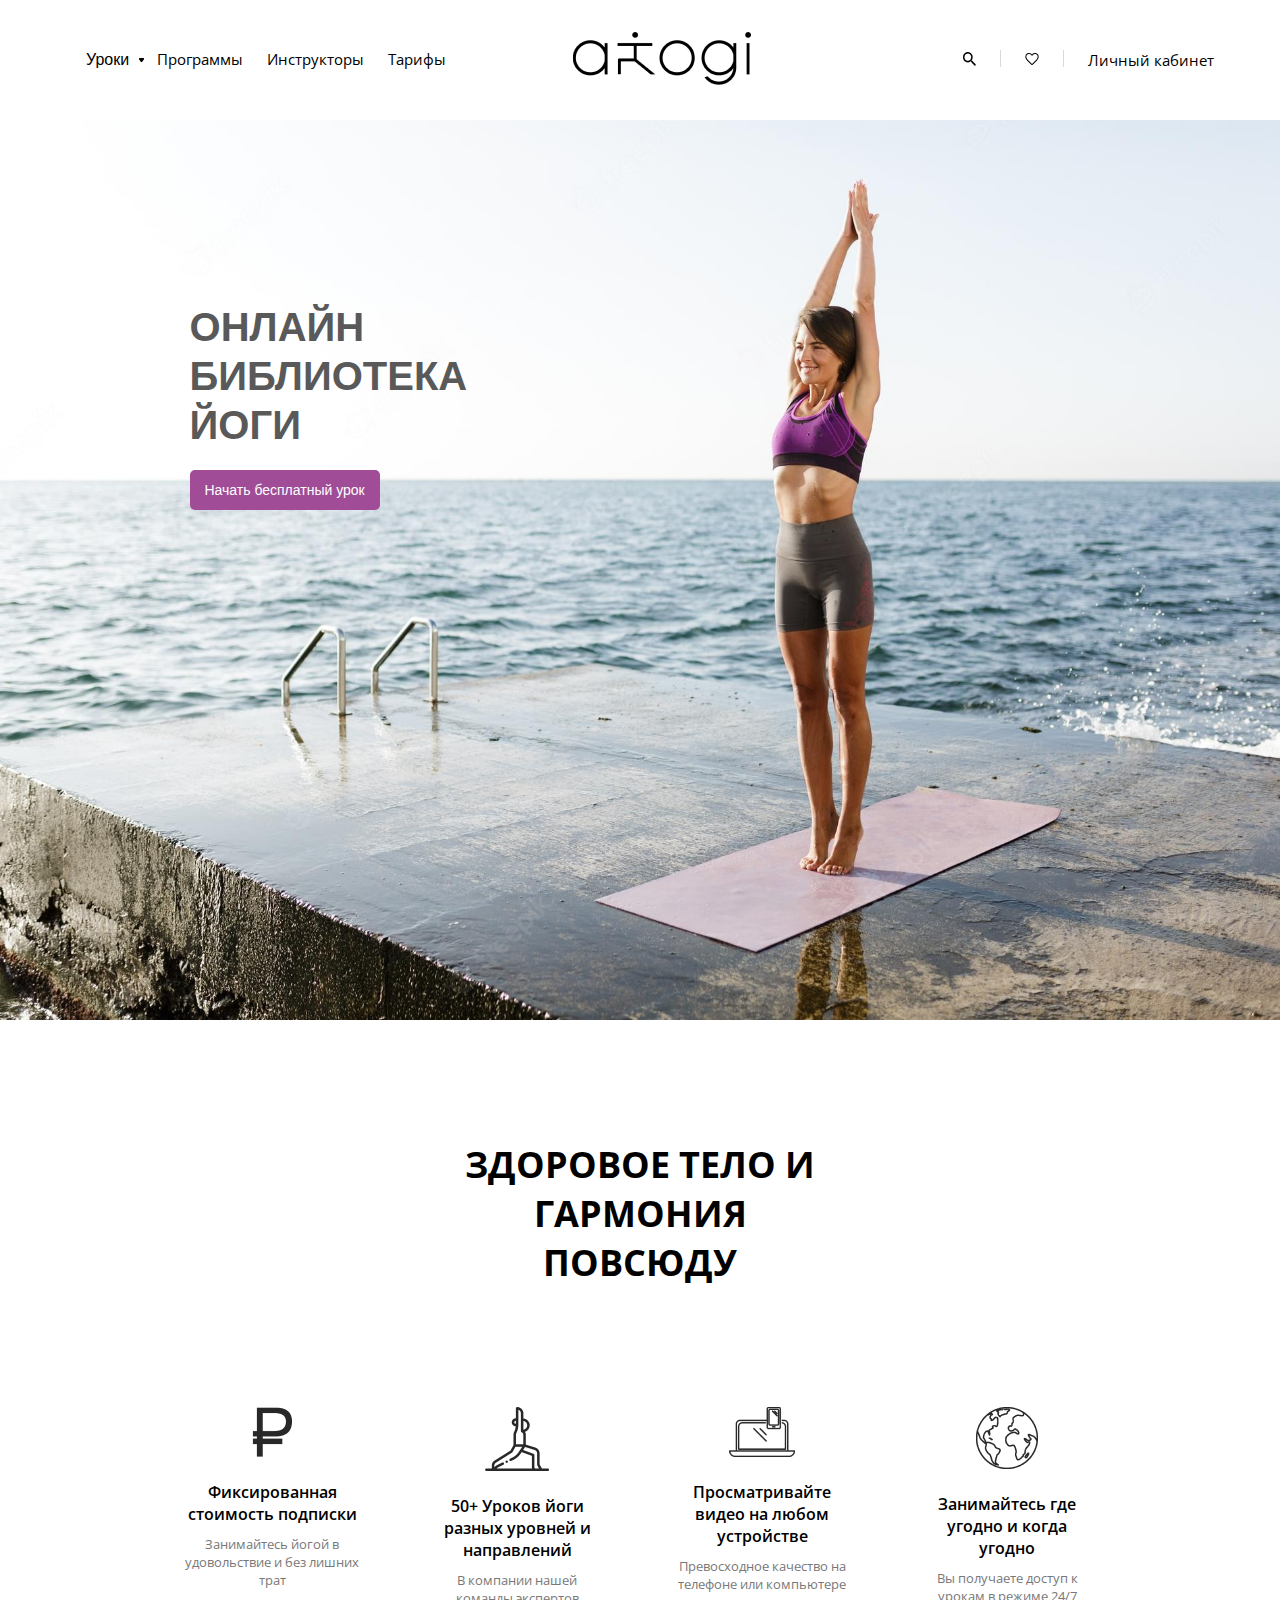
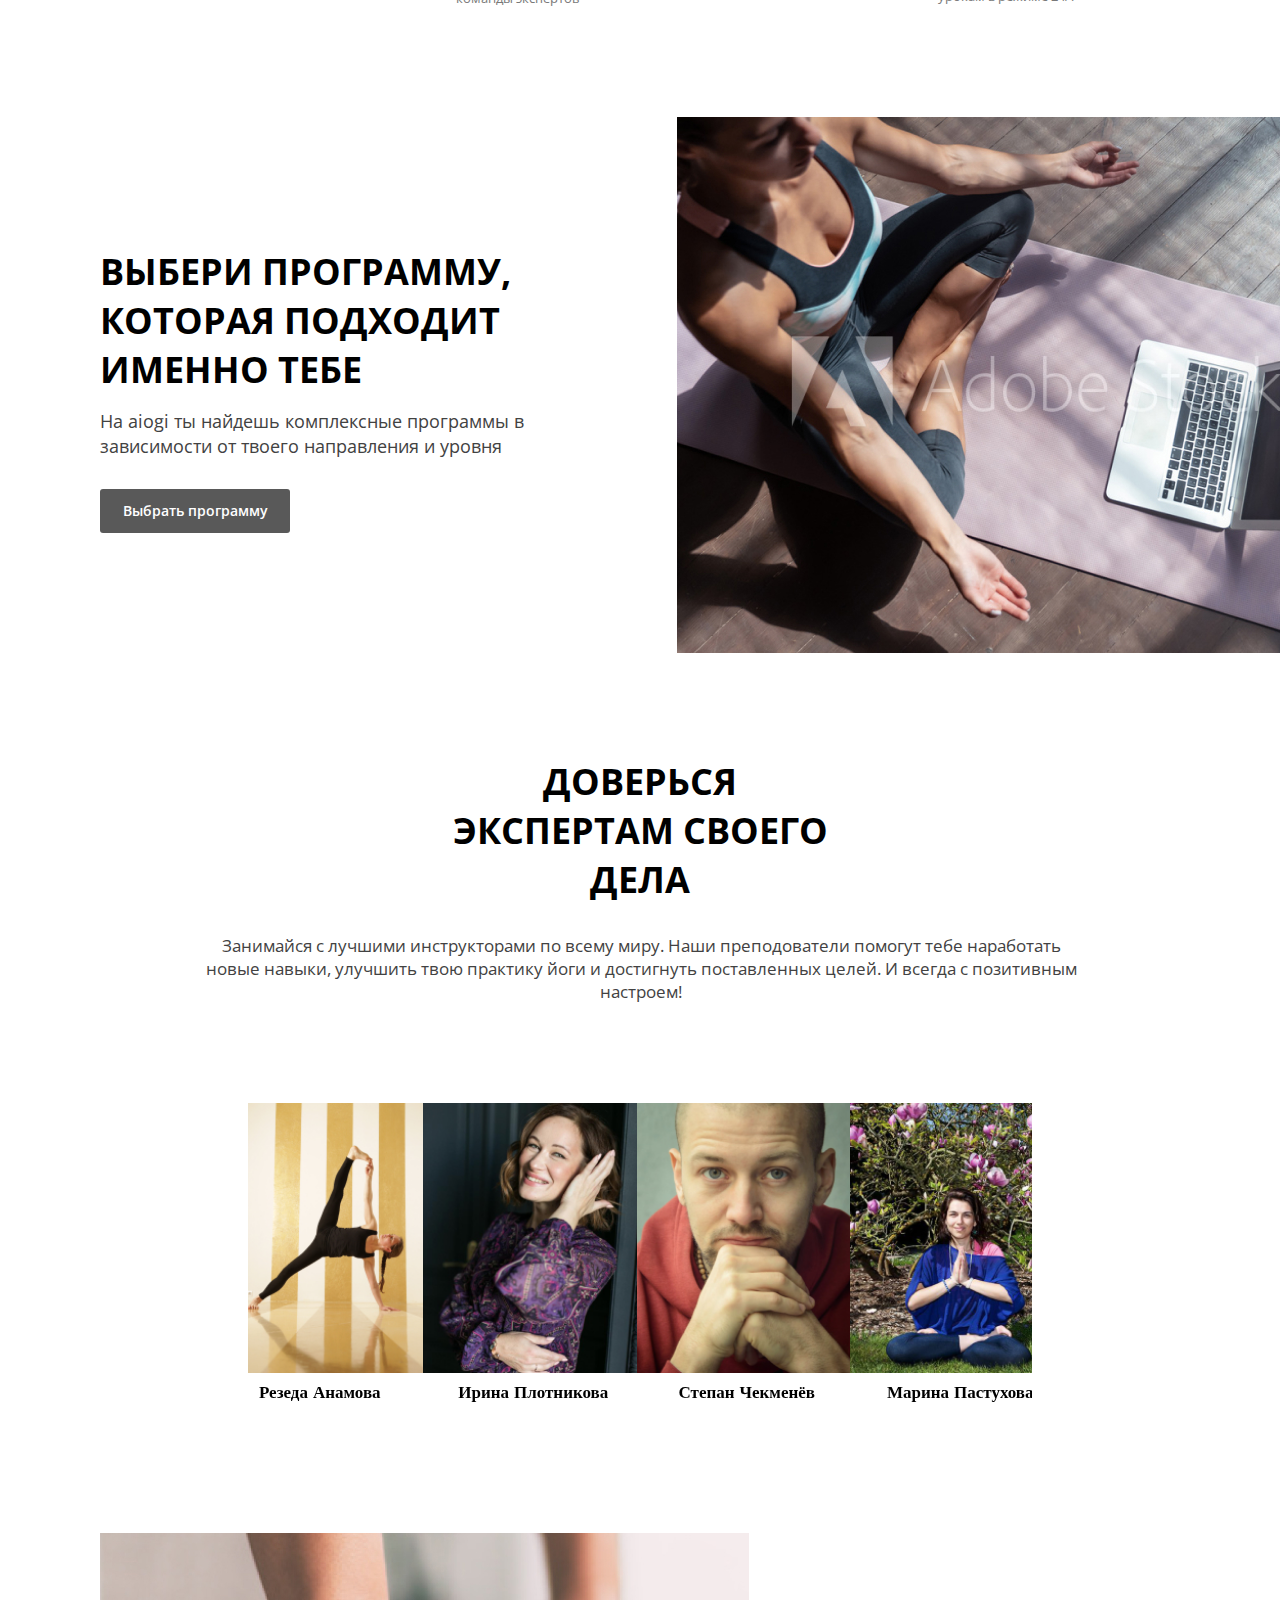
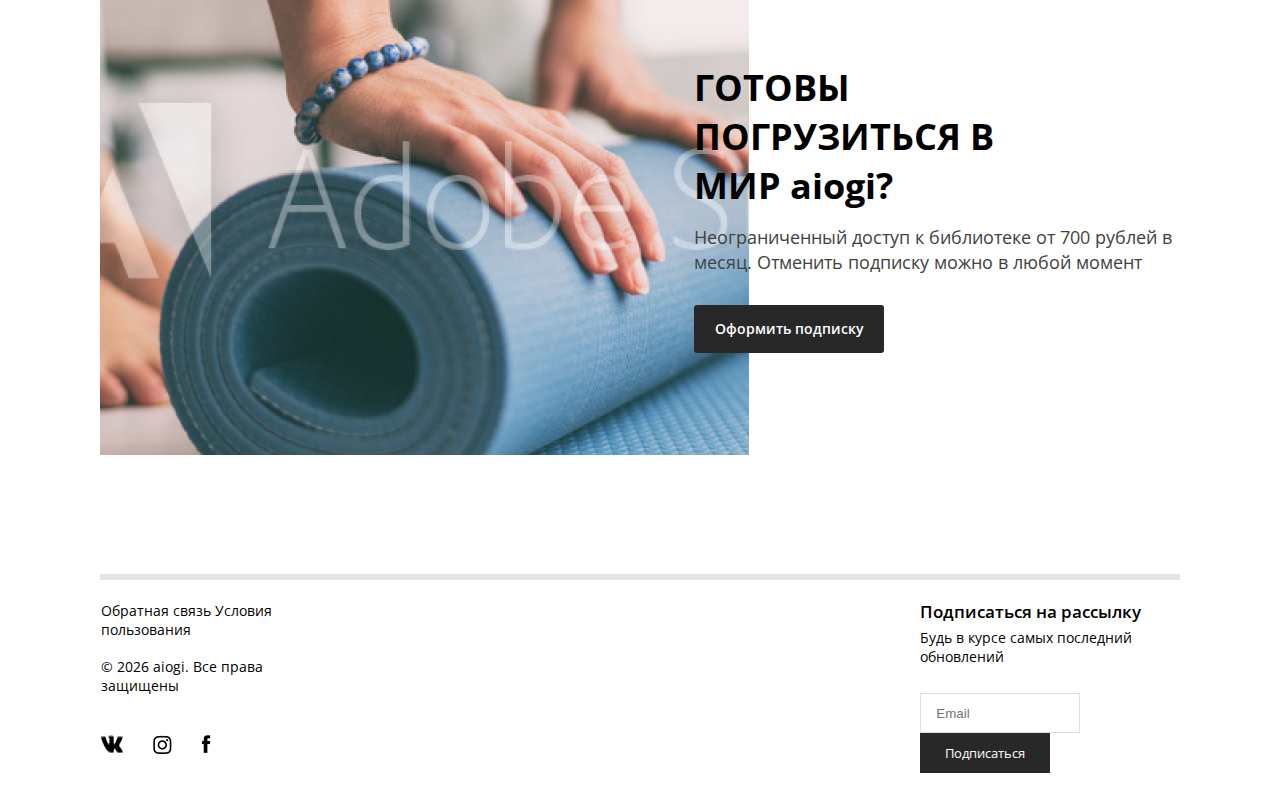
<file: index.html>
<!DOCTYPE html>
<html lang="en">

<head>
    <meta charset="UTF-8">
    <meta http-equiv="X-UA-Compatible" content="IE=edge">
    <meta name="viewport" content="width=device-width, initial-scale=1.0">
    <link rel="stylesheet" href="scss/index.css" />
    <link rel="stylesheet" href="https://cdn.jsdelivr.net/npm/swiper/swiper-bundle.min.css" />
    <link rel='stylesheet' href='https://cdnjs.cloudflare.com/ajax/libs/font-awesome/4.7.0/css/font-awesome.min.css'>
    <link href="https://fonts.googleapis.com/css?family=Merriweather:400,900,900i" rel="stylesheet">
    <title>aiogi</title>
</head>

<body>

    <header>
        <div>
            <nav id="navbar">
                <div class="container">
                    <details>
                        <summary>
                            <div class="button">
                                Уроки &nbsp;
                                <ul>
                                    <img src="assest/image/icon/arrow.jpg" alt="">
                                    <li><a href="#">Программы</a></li>
                                    <li><a href="#">Инструкторы</a></li>
                                    <li><a href="#">Тарифы</a></li>
                                </ul>
                            </div>
                            <div class="details-modal-overlay"></div>
                        </summary>

                        <div class="details-modal">

                            <div class="details-modal-content">
                                <ul>
                                    <h2>Продолжительность</h2>
                                    <li><a href="http://127.0.0.1:5500/index-urok.html">15 Минут</a></li>
                                    <li><a href="http://127.0.0.1:5500/index-urok.html">15-30 Минут</a></li>
                                    <li><a href="http://127.0.0.1:5500/index-urok.html">30-45 Минут</a></li>
                                    <li><a href="http://127.0.0.1:5500/index-urok.html">60 Минут</a></li>
                                </ul>
                                <ul>
                                    <h2>Уровень сложности</h2>
                                    <li><a href="http://127.0.0.1:5500/index-urok.html">Новичок</a></li>
                                    <li><a href="http://127.0.0.1:5500/index-urok.html"><img src="assest/image/icon/kruq.png" alt=""> Начинающий</a></li>
                                    <li><a href="http://127.0.0.1:5500/index-urok.html">Средний</a></li>
                                    <li><a href="http://127.0.0.1:5500/index-urok.html">Сложный</a></li>
                                </ul>
                                <ul>
                                    <h2>Тип йоги</h2>
                                    <li><a href="http://127.0.0.1:5500/index-urok.html">Хатха</a></li>
                                    <li><a href="http://127.0.0.1:5500/index-urok.html">Виньяса</a></li>
                                    <li><a href="http://127.0.0.1:5500/index-urok.html">Кундалини</a></li>
                                    <li><a href="http://127.0.0.1:5500/index-urok.html">Медитация</a></li>
                                </ul>
                                <ul class="video">
                                    <h2>Новое видео</h2>
                                    <img src="assest/image/modalwindow.jpg" alt="" class="video-img">
                                    <a href="https://www.youtube.com/channel/UCVNrpWEt4WZzNdKnaZXIUqQ"
                                        target="_blank"><img src="assest/image/icon/playbutton.png" alt=""
                                            class="play-button"> </a>
                                            <img src="assest/image/icon/tipyoga.png" alt="" class="tip-yoga">
                                            <img src="assest/image/icon/vremya.png" alt="" class="vremya">
                                </ul>
                            </div>
                        </div>

                    </details>
                </div>

                <span><a href="http://127.0.0.1:5500/index.html"><img src="assest/image/image 1.png" alt=""></a></span>
                <ul>
                    <li><a href="#"><img src="assest/image/icon/lopa.png" alt=""></a></li>
                    <li><a href="#"><img src="assest/image/icon/dikxet.png" alt=""></a></li>
                    <li><a href="#"><img src="assest/image/icon/heart.png" alt=""></a></li>
                    <li><a href="#"><img src="assest/image/icon/dikxet.png" alt=""></a></li>
                    <li><a href="#">Личный кабинет</a></li>

                </ul>
            </nav>
        </div>
    </header>

    <main>

        <section id="FirstSection">
            <div class="container">
                <h2>ОНЛАЙН БИБЛИОТЕКА ЙОГИ</h2>
                <button> <a href="#">Начать бесплатный урок</a></button>
            </div>
        </section>

        <section id="SecondSection">
            <div class="container">
                <div class="text">
                    <h2>ЗДОРОВОЕ ТЕЛО И ГАРМОНИЯ ПОВСЮДУ</h2>
                </div>
            </div>
            <div class="descriptionIcons">
                <div>
                    <img src="assest/image/icon/ruble.png" alt="">
                    <h4>Фиксированная стоимость подписки</h4>
                    <p>Занимайтесь йогой в удовольствие и без лишних трат</p>
                </div>
                <div>
                    <img src="assest/image/icon/yogamanicon.png" alt="">
                    <h4>50+ Уроков йоги разных уровней и направлений</h4>
                    <p>B компании нашей команды экспертов</p>
                </div>
                <div>
                    <img src="assest/image/icon/compphoneicon.png" alt="">
                    <h4>Просматривайте видео на любом устройстве</h4>
                    <p>Превосходное качество на телефоне или компьютере</p>
                </div>
                <div>
                    <img src="assest/image/icon/globusicon.png" alt="">
                    <h4>Занимайтесь где угодно и когда угодно</h4>
                    <p>Вы получаете доступ к урокам в режиме 24/7</p>
                </div>
            </div>

        </section>

        <section id="ThirdSection">
            <div class="container">
                <div class="text">
                    <h2>ВЫБЕРИ ПРОГРАММУ, КОТОРАЯ ПОДХОДИТ ИМЕННО ТЕБЕ</h2>
                    <p>Ha aiogi ты найдешь комплексные программы в зависимости от твоего направления и уровня</p>
                    <button><a href="#">Выбрать программу</a></button>
                </div>
                <div class="img">
                    <img src="assest/image/thirdsectionwalpaper.jpg" alt="">
                </div>
            </div>
        </section>

        <section id="FourthSection">
            <div class="container">
                <div class="text">
                    <h2>ДОВЕРЬСЯ ЭКСПЕРТАМ СВОЕГО ДЕЛА</h2>
                </div>
            </div>
            <div class="Container">
                <p>Занимайся с лучшими инструкторами по всему миру. Наши преподователи помогут тебе наработать новые
                    навыки, улучшить твою практику йоги и достигнуть поставленных целей. И всегда с позитивным настроем!
                </p>
                <div class="swiper-container">
                    <div class="swiper mySwiper">
                        <div class="swiper-wrapper">
                            <div class="swiper-slide">
                                <div> <img src="assest/image/swiperfirst.jpg" alt="">
                                    <h4>Резеда Анамова</h4>
                                </div>
                            </div>
                            <div class="swiper-slide">
                                <div> <img src="assest/image/swipersecond.jpg" alt="">
                                    <h4>Ирина Плотникова</h4>
                                </div>
                            </div>
                            <div class="swiper-slide">
                                <div> <img src="assest/image/swiperthird.jpg" alt="">
                                    <h4>Степан Чекменёв</h4>
                                </div>
                            </div>
                            <div class="swiper-slide">
                                <div> <img src="assest/image/swiperfourth.jpg" alt="">
                                    <h4>Марина Пастухова</h4>
                                </div>
                            </div>

                        </div>
                        <div class="swiper-button-next"></div>
                        <div class="swiper-button-prev"></div>
                    </div>
                </div>
            </div>

        </section>

        <section id="FiftySection">
            <div class="container">
                <div class="img">
                    <img src="assest/image/fiftysectionimg.jpg" alt="">
                </div>
                <div class="text">
                    <h2>ГОТОВЫ ПОГРУЗИТЬСЯ В МИР aiogi?</h2>
                    <p>Неограниченный доступ к библиотеке от 700 рублей в месяц.
                        Отменить подписку можно в любой момент</p>
                    <button><a href="#">Оформить подписку</a></button>
                </div>
            </div>
        </section>

    </main>

    <footer>
        <div class="push"></div>
        <div class="container">
            <div class="first">
                <a href="#">Обратная связь</a>
                <a href="#">Условия
                    пользования</a>
                <br><br><a href="#">© <script>
                        document.write(new Date().getFullYear());
                    </script> aiogi. Все права защищены</a>
                <div class="img">
                    <img src="assest/image/icon/wk.png" alt="">
                    <img src="assest/image/icon/ins.png" alt="">
                    <img src="assest/image/icon/face.png" alt="">
                </div>
            </div>
            <div class="second">
                <h2>Подписаться на рассылку</h2>
                <h4>Будь в курсе самых последний обновлений</h4>
                <input type="text" class="form-control" name="email" id="email" placeholder="Email">
                <button><a href="#">Подписаться</a></button>
            </div>
        </div>
    </footer>

    <script src="https://cdn.jsdelivr.net/npm/swiper/swiper-bundle.min.js"></script>
    <script src="js/index.js"></script>
</body>

</html>
</file>
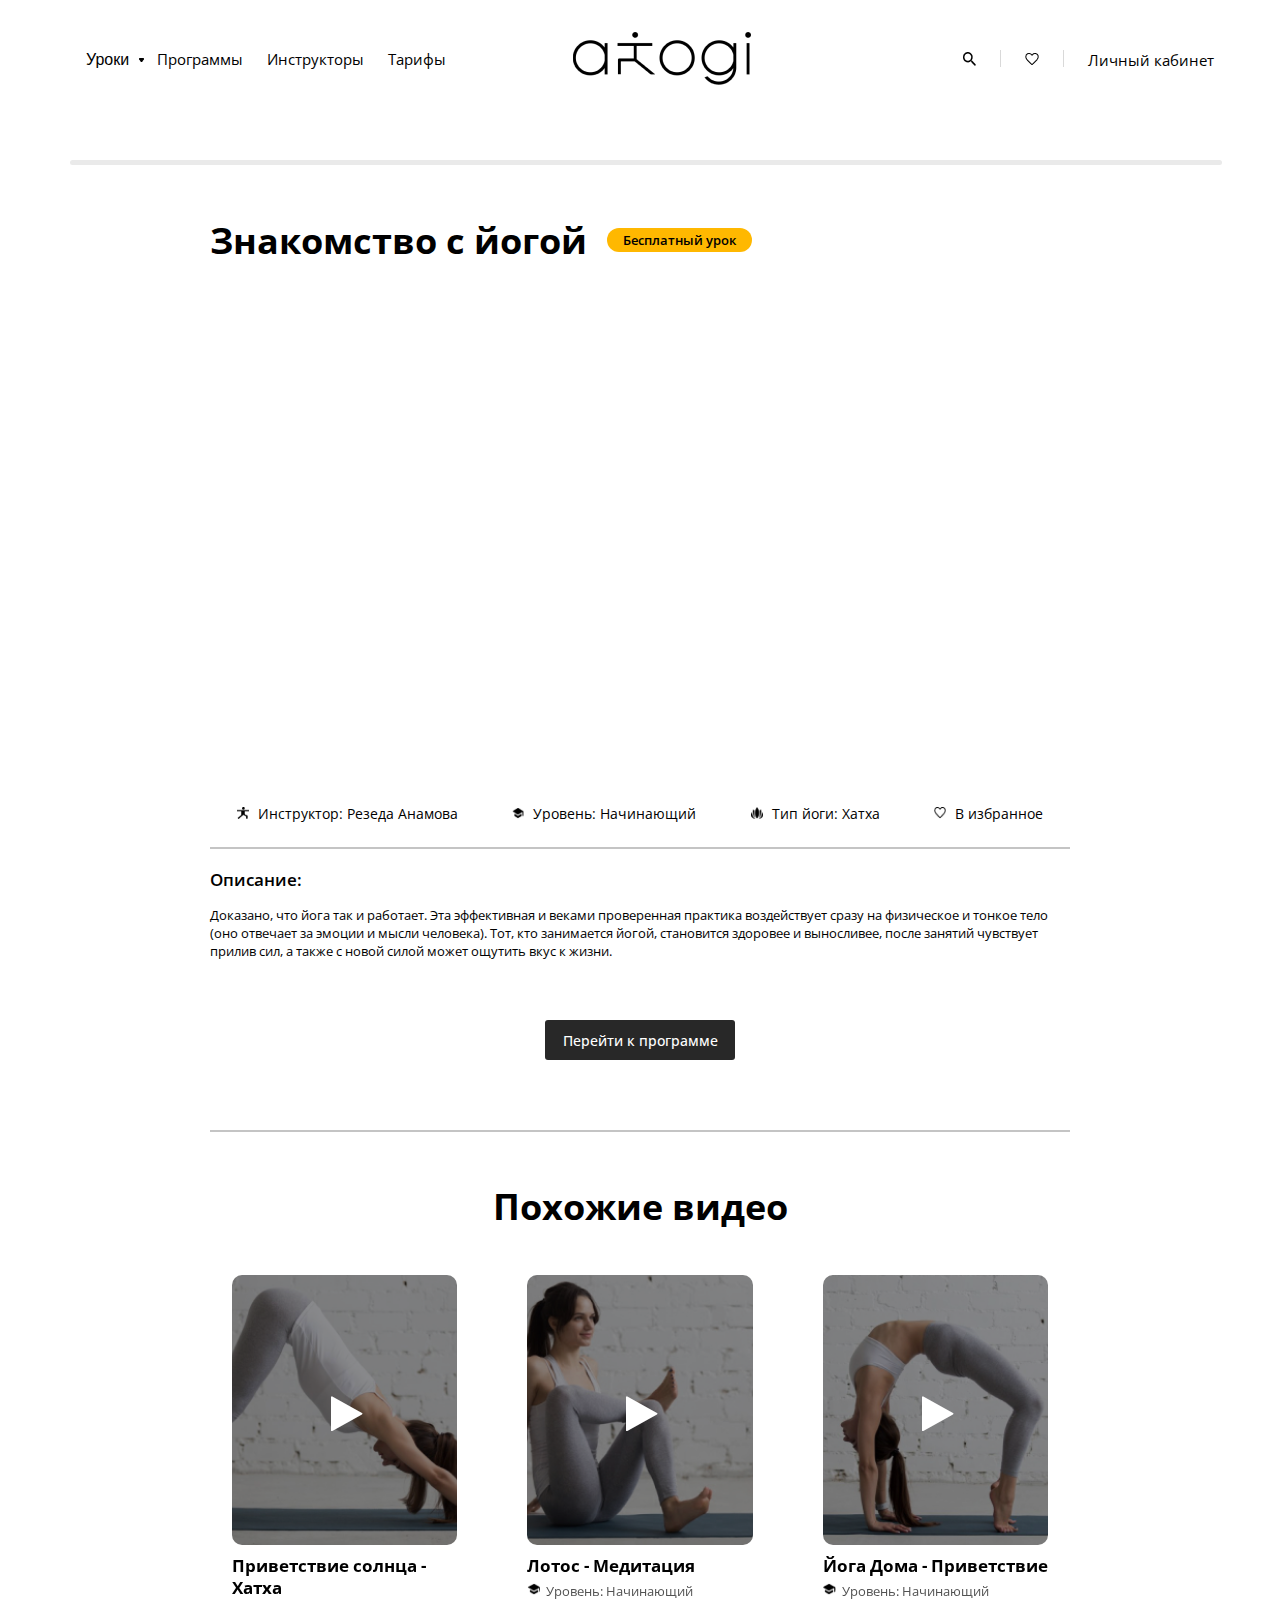
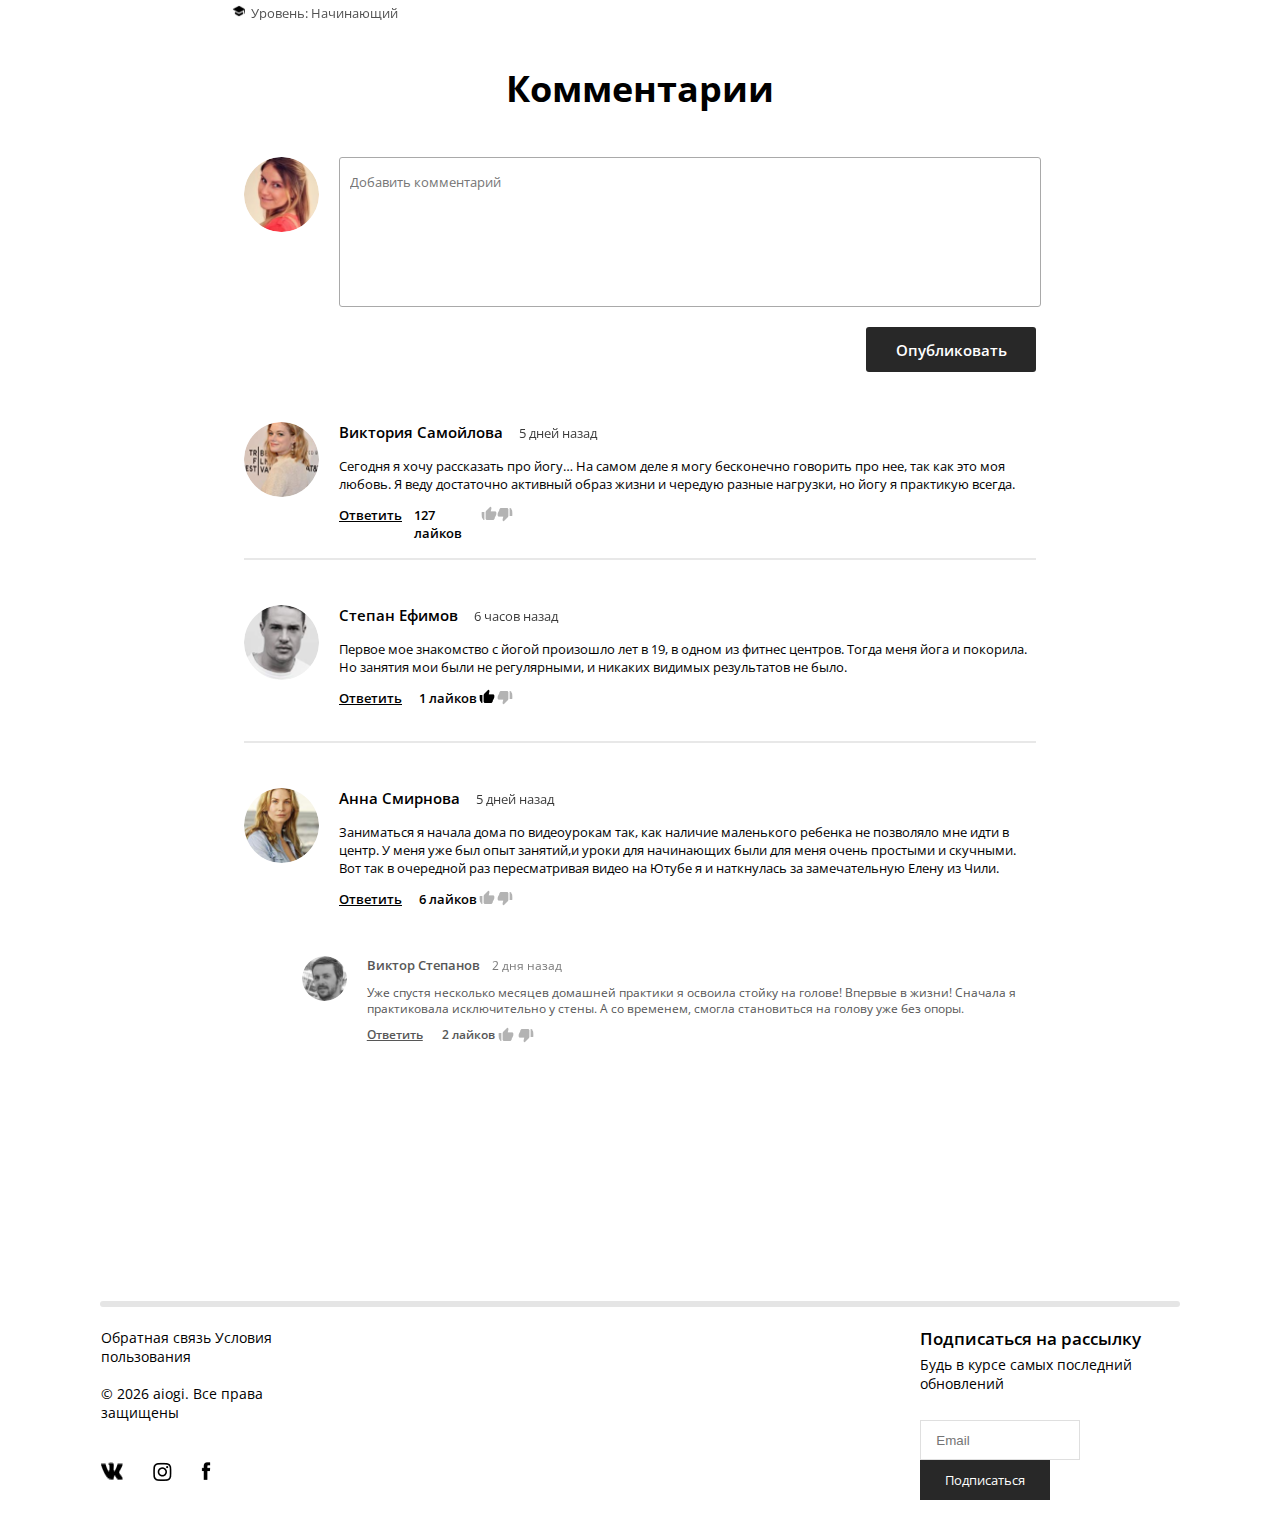
<file: index-urok-detal.html>
<!DOCTYPE html>
<html lang="en">

<head>
    <meta charset="UTF-8">
    <meta http-equiv="X-UA-Compatible" content="IE=edge">
    <meta name="viewport" content="width=device-width, initial-scale=1.0">
    <link rel="stylesheet" href="scss/index-urok-detal.css" />
    <link rel="stylesheet" href="https://cdn.jsdelivr.net/npm/swiper/swiper-bundle.min.css" />
    <link rel='stylesheet' href='https://cdnjs.cloudflare.com/ajax/libs/font-awesome/4.7.0/css/font-awesome.min.css'>
    <link href="https://fonts.googleapis.com/css?family=Merriweather:400,900,900i" rel="stylesheet">
    <title>aiogi</title>
</head>

<body>
  <header>
        <div>
            <nav id="navbar">
                <div class="container">
                    <details>
                        <summary>
                            <div class="button">
                                Уроки &nbsp;
                                <ul>
                                    <img src="assest/image/icon/arrow.jpg" alt="">
                                    <li><a href="http://127.0.0.1:5500/program.html">Программы</a></li>
                                    <li><a href="#">Инструкторы</a></li>
                                    <li><a href="#">Тарифы</a></li>
                                </ul>
                            </div>
                            <div class="details-modal-overlay"></div>
                        </summary>
                        <div class="details-modal">
                            <div class="details-modal-content">
                                <ul>
                                    <h2>Продолжительность</h2>
                                    <li><a href="http://127.0.0.1:5500/index-urok.html">15 Минут</a></li>
                                    <li><a href="http://127.0.0.1:5500/index-urok.html">15-30 Минут</a></li>
                                    <li><a href="http://127.0.0.1:5500/index-urok.html">30-45 Минут</a></li>
                                    <li><a href="http://127.0.0.1:5500/index-urok.html">60 Минут</a></li>
                                </ul>
                                <ul>
                                    <h2>Уровень сложности</h2>
                                    <li><a href="http://127.0.0.1:5500/index-urok.html">Новичок</a></li>
                                    <li><a href="http://127.0.0.1:5500/index-urok.html"><img
                                                src="assest/image/icon/kruq.png" alt=""> Начинающий</a></li>
                                    <li><a href="http://127.0.0.1:5500/index-urok.html">Средний</a></li>
                                    <li><a href="http://127.0.0.1:5500/index-urok.html">Сложный</a></li>
                                </ul>
                                <ul>
                                    <h2>Тип йоги</h2>
                                    <li><a href="http://127.0.0.1:5500/index-urok.html">Хатха</a></li>
                                    <li><a href="http://127.0.0.1:5500/index-urok.html">Виньяса</a></li>
                                    <li><a href="http://127.0.0.1:5500/index-urok.html">Кундалини</a></li>
                                    <li><a href="http://127.0.0.1:5500/index-urok.html">Медитация</a></li>
                                </ul>
                                <ul class="video">
                                    <h2>Новое видео</h2>
                                    <img src="assest/image/modalwindow.jpg" alt="" class="video-img">
                                    <a href="https://www.youtube.com/channel/UCVNrpWEt4WZzNdKnaZXIUqQ"
                                        target="_blank"><img src="assest/image/icon/playbutton.png" alt=""
                                            class="play-button"> </a>
                                    <img src="assest/image/icon/tipyoga.png" alt="" class="tip-yoga">
                                    <img src="assest/image/icon/vremya.png" alt="" class="vremya">
                                </ul>
                            </div>
                        </div>
                    </details>
                </div>
                <span><a href="http://127.0.0.1:5500/index.html"><img src="assest/image/image 1.png" alt=""></a></span>
                <ul>
                    <li><a href="#"><img src="assest/image/icon/lopa.png" alt=""></a></li>
                    <li><a href="#"><img src="assest/image/icon/dikxet.png" alt=""></a></li>
                    <li><a href="#"><img src="assest/image/icon/heart.png" alt=""></a></li>
                    <li><a href="#"><img src="assest/image/icon/dikxet.png" alt=""></a></li>
                    <li><a href="#">Личный кабинет</a></li>
                </ul>
            </nav>
        </div>
    </header> 

    <main>

        <div class="push"></div>
        <section id="detal-first">
            <div class="container">

                <div class="text-boxes">
                    <h2>Знакомство с йогой</h2>
                    <div><span>Бесплатный урок</span></div>
                </div>

                <div class="video-text-boxes">

                    <iframe src="https://www.youtube.com/embed/Iem6Gr8-eyw" title="YouTube video player" frameborder="0"
                        allow="accelerometer; autoplay; clipboard-write; encrypted-media; gyroscope; picture-in-picture"
                        allowfullscreen></iframe>

                    <div class="icons">
                        <div>
                            <img src="assest/image/icon/yogaman.png" alt="">
                            <span>Инструктор: Резеда Анамова</span>
                        </div>
                        <div>
                            <img src="assest/image/icon/cap.png" alt="">
                            <span>Уровень: Начинающий</span>
                        </div>
                        <div>
                            <img src="assest/image/icon/Maskg.png" alt="">
                            <span>Тип йоги: Хатха</span>
                        </div>
                        <div>
                            <img src="assest/image/icon/heart.png" alt="">
                            <span>В избранное</span>
                        </div>
                    </div>

                    <div class="description">
                        <h3>Описание:</h3>
                        <p>Доказано, что йога так и работает. Эта эффективная и веками проверенная практика воздействует
                            сразу на физическое и тонкое тело (оно отвечает за эмоции и мысли человека). Тот, кто
                            занимается йогой, становится здоровее и выносливее, после занятий чувствует прилив сил, а
                            также с новой силой может ощутить вкус к жизни.</p>
                        <div>
                            <button>Перейти к программе</button>
                        </div>
                    </div>

                </div>

            </div>
        </section>

        <section id="swiper-second">
            <div class="container">
                <h2>Похожие видео</h2>
            </div>
            <div class="Container">
                <div class="swiper-container">
                    <div class="swiper mySwiper">
                        <div class="swiper-wrapper">
                            <div class="swiper-slide">
                                <div>
                                    <div> <img src="assest/image/Listoflessons1.jpg">

                                        <a href="http://127.0.0.1:5500/index-urok-detal.html"><i
                                                class="fa fa-play" aria-hidden="true" class></i></a>

                                        <div class="title-box">
                                            <h3>Приветствие солнца - Хатха</h3>
                                            <h4><img src="assest/image/icon/cap2.png" alt=""> &nbsp; Уровень:
                                                Начинающий </h4>
                                        </div>
                                    </div>
                                </div>
                            </div>
                            <div class="swiper-slide">
                                <div>
                                    <div> <img src="assest/image/Listoflessons2.jpg">

                                        <a href="http://127.0.0.1:5500/index-urok-detal.html" ><i
                                                class="fa fa-play" aria-hidden="true" class></i></a>

                                        <div class="title-box">
                                            <h3>Лотос - Медитация</h3>
                                            <h4><img src="assest/image/icon/cap2.png" alt=""> &nbsp; Уровень:
                                                Начинающий </h4>
                                        </div>
                                    </div>
                                </div>
                            </div>
                            <div class="swiper-slide">
                                <div>
                                    <div> <img src="assest/image/Listoflessons3.jpg">

                                        <a href="http://127.0.0.1:5500/index-urok-detal.html"><i
                                                class="fa fa-play" aria-hidden="true" class></i></a>

                                        <div class="title-box">
                                            <h3>Йога Дома - Приветствие</h3>
                                            <h4><img src="assest/image/icon/cap2.png" alt=""> &nbsp; Уровень:
                                                Начинающий </h4>
                                        </div>
                                    </div>
                                </div>
                            </div>
                        </div>
                        <div class="swiper-button-next"></div>
                        <div class="swiper-button-prev"></div>
                    </div>
                </div>
            </div>

            <div class="container">
                <h2>Комментарии</h2>
            </div>

            <div class="container-two">
                <div class="comment-box1">
                    <img src="assest/image/commentimg1.png" alt="">
                    <form action="/action_page.php">
                        <input type="name" class="input" placeholder="Добавить комментарий">
                    </form>
                </div>
                <div class="comment-box1-button">
                    <button>
                        <h3>Опубликовать</h3>
                    </button>
                </div>

                <div class="comment-box2-3-4">
                    <img src="assest/image/commentimg2.png" alt="">
                    <div class="comment1">
                        <h3>Виктория Самойлова &nbsp;&nbsp; <span>5 дней назад</span></h3>
                        <p>Сегодня я хочу рассказать про йогу… На самом деле я могу бесконечно говорить про нее, так как
                            это моя любовь. Я веду достаточно активный образ жизни и чередую разные нагрузки, но йогу я
                            практикую всегда.</p>
                        <div class="reply-and-like">
                            <span class="reply">Ответить</span> &nbsp;&nbsp;&nbsp;<span class="like">127
                                лайков</span><img src="assest/image/icon/likeup.png" alt=""><img
                                src="assest/image/icon/likedown.png" alt="">
                        </div>
                    </div>
                </div>

                <div class="comment-box2-3-4">
                    <img src="assest/image/commentimg3.png" alt="">
                    <div class="comment1">
                        <h3>Степан Ефимов &nbsp;&nbsp; <span>6 часов назад</span></h3>
                        <p>Первое мое знакомство с йогой произошло лет в 19, в одном из фитнес центров. Тогда меня йога
                            и покорила. Но занятия мои были не регулярными, и никаких видимых результатов не было.</p>
                        <div class="reply-and-like">
                            <span class="reply">Ответить</span> &nbsp;&nbsp;&nbsp;<span class="like">1
                                лайков</span><img src="assest/image/icon/likeupblack.png" alt=""><img
                                src="assest/image/icon/likedown.png" alt="">
                        </div>
                    </div>
                </div>

                <div class="comment-box2-3-4-4">
                    <img src="assest/image/commentimg4.png" alt="">
                    <div class="comment1">
                        <h3>Анна Смирнова &nbsp;&nbsp; <span>5 дней назад</span></h3>
                        <p>Заниматься я начала дома по видеоурокам так, как наличие маленького ребенка не позволяло мне
                            идти в центр. У меня уже был опыт занятий,и уроки для начинающих были для меня очень
                            простыми и скучными. Вот так в очередной раз пересматривая видео на Ютубе я и наткнулась за
                            замечательную Елену из Чили.</p>
                        <div class="reply-and-like">
                            <span class="reply">Ответить</span> &nbsp;&nbsp;&nbsp;<span class="like">6
                                лайков</span><img src="assest/image/icon/likeup.png" alt=""><img
                                src="assest/image/icon/likedown.png" alt="">
                        </div>
                    </div>
                </div>

                <div class="comment-box2-3-4-5">
                    <img src="assest/image/commentimg5.png" alt="">
                    <div class="comment1">
                        <h3>Виктор Степанов &nbsp;&nbsp; <span>2 дня назад</span></h3>
                        <p>Уже спустя несколько месяцев домашней практики я освоила стойку на голове! Впервые в жизни!
                            Сначала я практиковала исключительно у стены. А со временем, смогла становиться на голову
                            уже без опоры.</p>
                        <div class="reply-and-like">
                            <span class="reply">Ответить</span> &nbsp;&nbsp;&nbsp;<span class="like">2
                                лайков</span><img src="assest/image/icon/likeup.png" alt=""><img
                                src="assest/image/icon/likedown.png" alt="">
                        </div>
                    </div>
                </div>

            </div>

        </section>

    </main>

    <footer>
        <div class="push"></div>
        <div class="container">
            <div class="first">
                <a href="#">Обратная связь</a>
                <a href="#">Условия
                    пользования</a>
                <br><br><a href="#">© <script>
                        document.write(new Date().getFullYear());
                    </script> aiogi. Все права защищены</a>
                <div class="img">
                    <img src="assest/image/icon/wk.png" alt="">
                    <img src="assest/image/icon/ins.png" alt="">
                    <img src="assest/image/icon/face.png" alt="">
                </div>
            </div>
            <div class="second">
                <h2>Подписаться на рассылку</h2>
                <h4>Будь в курсе самых последний обновлений</h4>
                <input type="text" class="form-control" name="email" id="email" placeholder="Email">
                <button><a href="#">Подписаться</a></button>
            </div>
        </div>
    </footer>

    <script src="https://cdn.jsdelivr.net/npm/swiper/swiper-bundle.min.js"></script>
    <script src="js/index-urok-detal.js"></script>
</body>

</html>
</file>
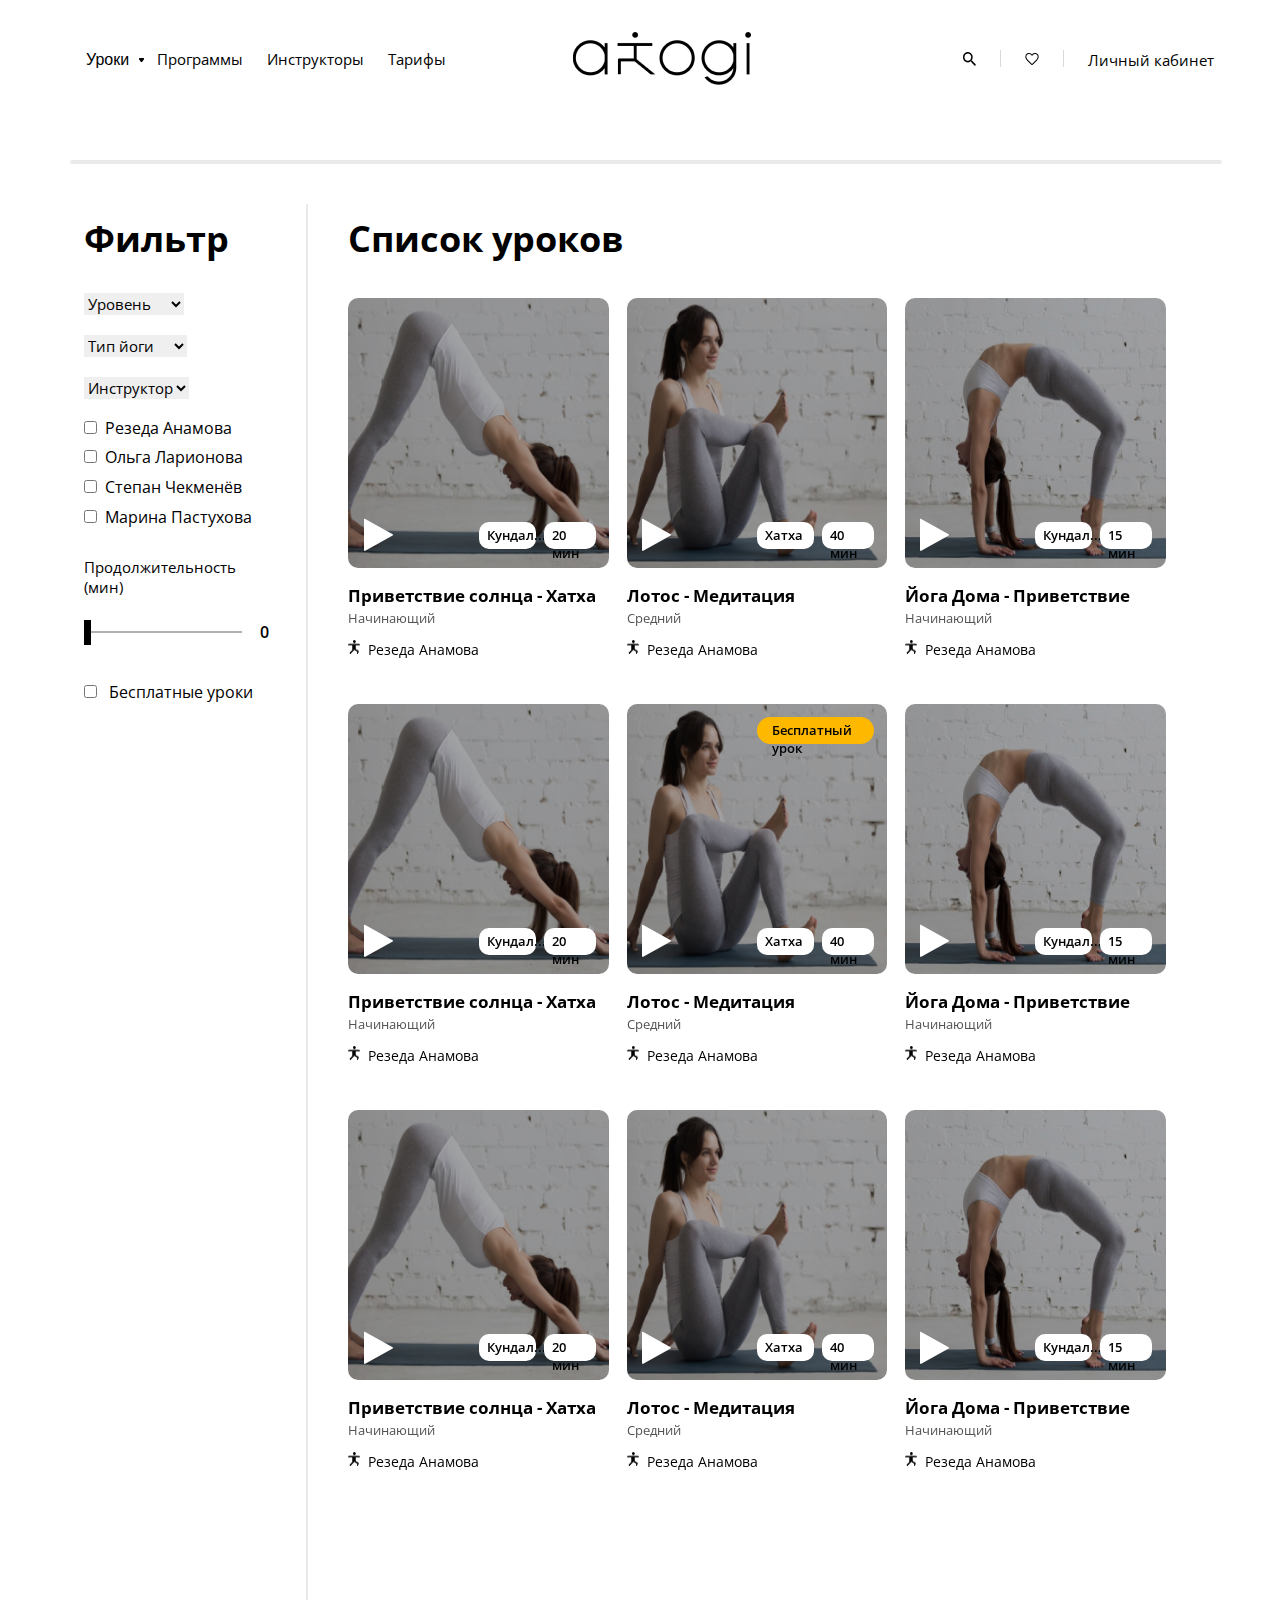
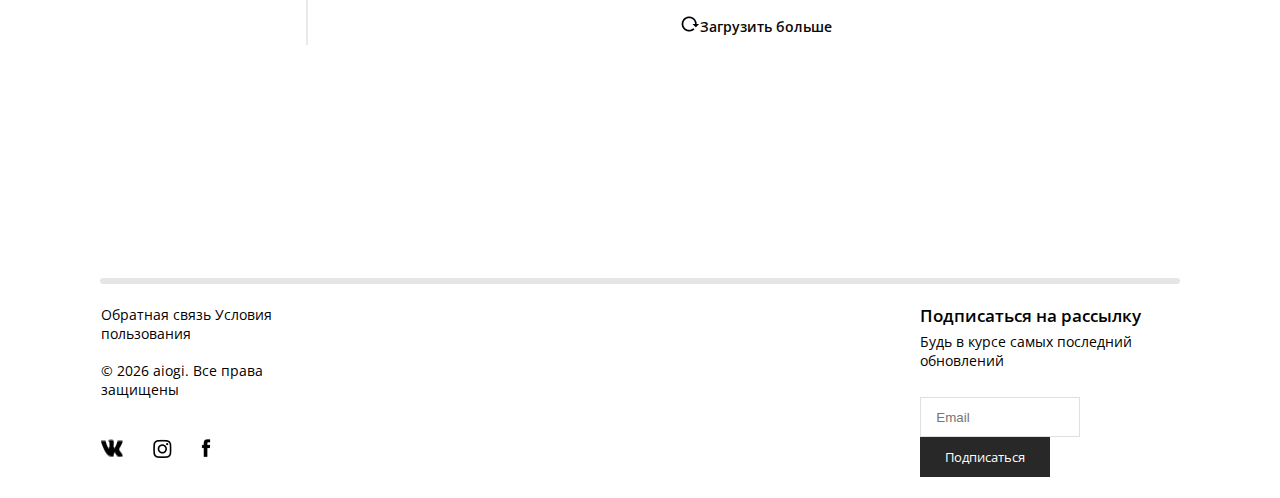
<file: index-urok.html>
<!DOCTYPE html>
<html lang="en">

<head>
    <meta charset="UTF-8">
    <meta http-equiv="X-UA-Compatible" content="IE=edge">
    <meta name="viewport" content="width=device-width, initial-scale=1.0">
    <link rel="stylesheet" href="scss/index-urok.css" />
    <link rel="stylesheet" href="https://cdn.jsdelivr.net/npm/swiper/swiper-bundle.min.css" />
    <link rel='stylesheet' href='https://cdnjs.cloudflare.com/ajax/libs/font-awesome/4.7.0/css/font-awesome.min.css'>
    <link href="https://fonts.googleapis.com/css?family=Merriweather:400,900,900i" rel="stylesheet">
    <title>aiogi</title>
</head>

<body>

    <header>
        <div>
            <nav id="navbar">
                <div class="container">
                    <details>
                        <summary>
                            <div class="button">
                                Уроки &nbsp;
                                <ul>
                                    <img src="assest/image/icon/arrow.jpg" alt="">
                                    <li><a href="http://127.0.0.1:5500/program.html">Программы</a></li>
                                    <li><a href="#">Инструкторы</a></li>
                                    <li><a href="#">Тарифы</a></li>
                                </ul>
                            </div>
                            <div class="details-modal-overlay"></div>
                        </summary>
                        <div class="details-modal">
                            <div class="details-modal-content">
                                <ul>
                                    <h2>Продолжительность</h2>
                                    <li><a href="http://127.0.0.1:5500/index-urok.html">15 Минут</a></li>
                                    <li><a href="http://127.0.0.1:5500/index-urok.html">15-30 Минут</a></li>
                                    <li><a href="http://127.0.0.1:5500/index-urok.html">30-45 Минут</a></li>
                                    <li><a href="http://127.0.0.1:5500/index-urok.html">60 Минут</a></li>
                                </ul>
                                <ul>
                                    <h2>Уровень сложности</h2>
                                    <li><a href="http://127.0.0.1:5500/index-urok.html">Новичок</a></li>
                                    <li><a href="http://127.0.0.1:5500/index-urok.html"><img
                                                src="assest/image/icon/kruq.png" alt=""> Начинающий</a></li>
                                    <li><a href="http://127.0.0.1:5500/index-urok.html">Средний</a></li>
                                    <li><a href="http://127.0.0.1:5500/index-urok.html">Сложный</a></li>
                                </ul>
                                <ul>
                                    <h2>Тип йоги</h2>
                                    <li><a href="http://127.0.0.1:5500/index-urok.html">Хатха</a></li>
                                    <li><a href="http://127.0.0.1:5500/index-urok.html">Виньяса</a></li>
                                    <li><a href="http://127.0.0.1:5500/index-urok.html">Кундалини</a></li>
                                    <li><a href="http://127.0.0.1:5500/index-urok.html">Медитация</a></li>
                                </ul>
                                <ul class="video">
                                    <h2>Новое видео</h2>
                                    <img src="assest/image/modalwindow.jpg" alt="" class="video-img">
                                    <a href="https://www.youtube.com/channel/UCVNrpWEt4WZzNdKnaZXIUqQ"
                                        target="_blank"><img src="assest/image/icon/playbutton.png" alt=""
                                            class="play-button"> </a>
                                    <img src="assest/image/icon/tipyoga.png" alt="" class="tip-yoga">
                                    <img src="assest/image/icon/vremya.png" alt="" class="vremya">
                                </ul>
                            </div>
                        </div>
                    </details>
                </div>
                <span><a href="http://127.0.0.1:5500/index.html"><img src="assest/image/image 1.png" alt=""></a></span>
                <ul>
                    <li><a href="#"><img src="assest/image/icon/lopa.png" alt=""></a></li>
                    <li><a href="#"><img src="assest/image/icon/dikxet.png" alt=""></a></li>
                    <li><a href="#"><img src="assest/image/icon/heart.png" alt=""></a></li>
                    <li><a href="#"><img src="assest/image/icon/dikxet.png" alt=""></a></li>
                    <li><a href="#">Личный кабинет</a></li>
                </ul>
            </nav>
        </div>
    </header>

    <main>

        <div class="push"></div>
        <section id="lessons">

            <div class="container">

                <h2>Фильтр</h2>

                <div class="lesson">
                    <select>
                        <option value="lesson">Уровень</option>
                        <option value="lesson">Новичок</option>
                        <option value="lesson">Начинаю...</option>
                        <option value="lesson">Средний</option>
                        <option value="lesson">Сложный</option>
                    </select>

                    <select>
                        <option value="lesson">Тип йоги</option>
                        <option value="lesson">Хатха</option>
                        <option value="lesson">Виньяса</option>
                        <option value="lesson">Кундалини</option>
                        <option value="lesson">Медитация</option>
                    </select>

                    <select>
                        <option value="lesson">Инструктор</option>
                    </select>
                </div>

                <div class="teachers">
                    <form action="teacher"><input type="checkbox" value="teacher">
                        <label for="teacher" class="text">&nbsp;Резеда Анамова</label> </form>

                    <form action="teacher"><input type="checkbox" value="teacher">
                        <label for="teacher" class="text">&nbsp;Ольга Ларионова</label> </form>

                    <form action="teacher"><input type="checkbox" value="teacher">
                        <label for="teacher" class="text">&nbsp;Степан Чекменёв</label> </form>

                    <form action="teacher"><input type="checkbox" value="teacher">
                        <label for="teacher" class="text">&nbsp;Марина Пастухова</label> </form>

                </div>

                <div class="range-slider">
                    <h3 class="min">Продолжительность (мин)</h3>
                    <div class="range-input">
                        <input type="range" min="0" max="100" value="0" step="10">
                        <div class="value">
                            <div></div>
                        </div>
                    </div>
                    <form action="free-lesson"><input type="checkbox" value="free-lesson">
                        <label for="free-lesson" class="free-lesson">&nbsp; Бесплатные уроки</label> </form>
                </div>
            </div>

            <div class="Container">
                <h2>Список уроков</h2>
                <div class="container">

                    <div>
                        <div> <img src="assest/image/Listoflessons1.jpg">
                            <div class="text-wrapper">
                                <div class="menu-item-hover">
                                    <div class="menu-item">
                                        <h5>Описание:</h5>
                                        <p>Эта эффективная и веками проверенная практика воздействует сразу на
                                            физическое и тонкое тело (оно отвечает за эмоции и мысли человека)</p>
                                    </div>
                                </div>
                            </div>


                            <a href="http://127.0.0.1:5500/index-urok-detal.html" ><i
                                    class="fa fa-play" aria-hidden="true" class></i></a>
                            <div class="video-title"><span>Кундал...</span></div>
                            <div class="minute"><span>20 мин</span></div>

                            <div class="title-box">
                                <h3>Приветствие солнца - Хатха</h3>
                                <h4>Начинающий</h4>
                                <span><img src="assest/image/icon/yogaman.png" alt="">
                                    <h6>Резеда Анамова</h6>
                                </span>
                            </div>
                        </div>
                    </div>

                    <div>
                        <div> <img src="assest/image/Listoflessons2.jpg" alt="">

                            <div class="text-wrapper">
                                <div class="menu-item-hover">
                                    <div class="menu-item">
                                        <h5>Описание:</h5>
                                        <p>Эта эффективная и веками проверенная практика воздействует сразу на
                                            физическое и тонкое тело (оно отвечает за эмоции и мысли человека)</p>
                                    </div>
                                </div>
                            </div>


                            <a href="http://127.0.0.1:5500/index-urok-detal.html"  ><i
                                    class="fa fa-play" aria-hidden="true" class></i></a>
                            <div class="video-title"><span>Хатха</span></div>
                            <div class="minute"><span>40 мин</span></div>

                            <div class="title-box">
                                <h3>Лотос - Медитация</h3>
                                <h4>Средний</h4>
                                <span><img src="assest/image/icon/yogaman.png" alt="">
                                    <h6>Резеда Анамова</h6>
                                </span>
                            </div>
                        </div>
                    </div>

                    <div>
                        <div> <img src="assest/image/Listoflessons3.jpg" alt="">

                            <div class="text-wrapper">
                                <div class="menu-item-hover">
                                    <div class="menu-item">
                                        <h5>Описание:</h5>
                                        <p>Эта эффективная и веками проверенная практика воздействует сразу на
                                            физическое и тонкое тело (оно отвечает за эмоции и мысли человека)</p>
                                    </div>
                                </div>
                            </div>


                            <a href="http://127.0.0.1:5500/index-urok-detal.html" ><i
                                    class="fa fa-play" aria-hidden="true" class></i></a>
                            <div class="video-title"><span>Кундал...</span></div>
                            <div class="minute"><span>15 мин</span></div>

                            <div class="title-box">
                                <h3>Йога Дома - Приветствие</h3>
                                <h4>Начинающий</h4>
                                <span><img src="assest/image/icon/yogaman.png" alt="">
                                    <h6>Резеда Анамова</h6>
                                </span>
                            </div>
                        </div>
                    </div>

                    <div>
                        <div> <img src="assest/image/Listoflessons1.jpg">
                            <div class="text-wrapper">
                                <div class="menu-item-hover">
                                    <div class="menu-item">
                                        <h5>Описание:</h5>
                                        <p>Эта эффективная и веками проверенная практика воздействует сразу на
                                            физическое и тонкое тело (оно отвечает за эмоции и мысли человека)</p>
                                    </div>
                                </div>
                            </div>


                            <a href="http://127.0.0.1:5500/index-urok-detal.html" ><i
                                    class="fa fa-play" aria-hidden="true" class></i></a>
                            <div class="video-title"><span>Кундал...</span></div>
                            <div class="minute"><span>20 мин</span></div>

                            <div class="title-box">
                                <h3>Приветствие солнца - Хатха</h3>
                                <h4>Начинающий</h4>
                                <span><img src="assest/image/icon/yogaman.png" alt="">
                                    <h6>Резеда Анамова</h6>
                                </span>
                            </div>
                        </div>
                    </div>

                    <div class="free-lesson">
                        <div class="lesson-box"> <img src="/assest/image/Listoflessons2.jpg" alt="">

                            <div class="text-wrapper">
                                <div class="menu-item-hover">
                                    <div class="menu-item">
                                        <h5>Описание:</h5>
                                        <p>Эта эффективная и веками проверенная практика воздействует сразу на
                                            физическое и тонкое тело (оно отвечает за эмоции и мысли человека)</p>
                                    </div>
                                </div>
                            </div>


                            <a href="http://127.0.0.1:5500/index-urok-detal.html"  ><i
                                    class="fa fa-play" aria-hidden="true" class></i></a>
                            <div class="video-title"><span>Хатха</span></div>
                            <div class="minute"><span>40 мин</span></div>
                            <div class="besplatno-urok"><span>Бесплатный урок</span></div>

                            <div class="title-box">
                                <h3>Лотос - Медитация</h3>
                                <h4>Средний</h4>
                                <span><img src="/assest/image/icon/yogaman.png" alt="">
                                    <h6>Резеда Анамова</h6>
                                </span>
                            </div>
                        </div>
                    </div>

                    <div>
                        <div> <img src="assest/image/Listoflessons3.jpg" alt="">

                            <div class="text-wrapper">
                                <div class="menu-item-hover">
                                    <div class="menu-item">
                                        <h5>Описание:</h5>
                                        <p>Эта эффективная и веками проверенная практика воздействует сразу на
                                            физическое и тонкое тело (оно отвечает за эмоции и мысли человека)</p>
                                    </div>
                                </div>
                            </div>


                            <a href="http://127.0.0.1:5500/index-urok-detal.html" ><i
                                    class="fa fa-play" aria-hidden="true" class></i></a>
                            <div class="video-title"><span>Кундал...</span></div>
                            <div class="minute"><span>15 мин</span></div>

                            <div class="title-box">
                                <h3>Йога Дома - Приветствие</h3>
                                <h4>Начинающий</h4>
                                <span><img src="assest/image/icon/yogaman.png" alt="">
                                    <h6>Резеда Анамова</h6>
                                </span>
                            </div>
                        </div>
                    </div>

                    <div>
                        <div> <img src="assest/image/Listoflessons1.jpg">
                            <div class="text-wrapper">
                                <div class="menu-item-hover">
                                    <div class="menu-item">
                                        <h5>Описание:</h5>
                                        <p>Эта эффективная и веками проверенная практика воздействует сразу на
                                            физическое и тонкое тело (оно отвечает за эмоции и мысли человека)</p>
                                    </div>
                                </div>
                            </div>


                            <a href="http://127.0.0.1:5500/index-urok-detal.html" ><i
                                    class="fa fa-play" aria-hidden="true" class></i></a>
                            <div class="video-title"><span>Кундал...</span></div>
                            <div class="minute"><span>20 мин</span></div>

                            <div class="title-box">
                                <h3>Приветствие солнца - Хатха</h3>
                                <h4>Начинающий</h4>
                                <span><img src="assest/image/icon/yogaman.png" alt="">
                                    <h6>Резеда Анамова</h6>
                                </span>
                            </div>
                        </div>
                    </div>

                    <div>
                        <div> <img src="assest/image/Listoflessons2.jpg" alt="">

                            <div class="text-wrapper">
                                <div class="menu-item-hover">
                                    <div class="menu-item">
                                        <h5>Описание:</h5>
                                        <p>Эта эффективная и веками проверенная практика воздействует сразу на
                                            физическое и тонкое тело (оно отвечает за эмоции и мысли человека)</p>
                                    </div>
                                </div>
                            </div>


                            <a href="http://127.0.0.1:5500/index-urok-detal.html" ><i
                                    class="fa fa-play" aria-hidden="true" class></i></a>
                            <div class="video-title"><span>Хатха</span></div>
                            <div class="minute"><span>40 мин</span></div>

                            <div class="title-box">
                                <h3>Лотос - Медитация</h3>
                                <h4>Средний</h4>
                                <span><img src="assest/image/icon/yogaman.png" alt="">
                                    <h6>Резеда Анамова</h6>
                                </span>
                            </div>
                        </div>
                    </div>

                    <div>
                        <div> <img src="assest/image/Listoflessons3.jpg" alt="">

                            <div class="text-wrapper">
                                <div class="menu-item-hover">
                                    <div class="menu-item">
                                        <h5>Описание:</h5>
                                        <p>Эта эффективная и веками проверенная практика воздействует сразу на
                                            физическое и тонкое тело (оно отвечает за эмоции и мысли человека)</p>
                                    </div>
                                </div>
                            </div>


                            <a href="http://127.0.0.1:5500/index-urok-detal.html"  ><i
                                    class="fa fa-play" aria-hidden="true" class></i></a>
                            <div class="video-title"><span>Кундал...</span></div>
                            <div class="minute"><span>15 мин</span></div>

                            <div class="title-box">
                                <h3>Йога Дома - Приветствие</h3>
                                <h4>Начинающий</h4>
                                <span><img src="assest/image/icon/yogaman.png" alt="">
                                    <h6>Резеда Анамова</h6>
                                </span>
                            </div>
                        </div>
                    </div>

                </div>
                <div class="loading">
                        <a href="#" ><img src="assest/image/icon/loading.png" alt="">Загрузить больше</a>
                </div>
            </div>
        </section>

    </main>
 
    <footer>
        <div class="push"></div>
        <div class="container">
            <div class="first">
                <a href="#">Обратная связь</a>
                <a href="#">Условия
                    пользования</a>
                <br><br><a href="#">© <script>
                        document.write(new Date().getFullYear());
                    </script> aiogi. Все права защищены</a>
                <div class="img">
                    <img src="assest/image/icon/wk.png" alt="">
                    <img src="assest/image/icon/ins.png" alt="">
                    <img src="assest/image/icon/face.png" alt="">
                </div>
            </div>
            <div class="second">
                <h2>Подписаться на рассылку</h2>
                <h4>Будь в курсе самых последний обновлений</h4>
                <input type="text" class="form-control" name="email" id="email" placeholder="Email">
                <button><a href="#">Подписаться</a></button>
            </div>
        </div>
    </footer>

    <script src="https://cdn.jsdelivr.net/npm/swiper/swiper-bundle.min.js"></script>
    <script src="js/index-urok.js"></script>
</body>

</html>
</file>
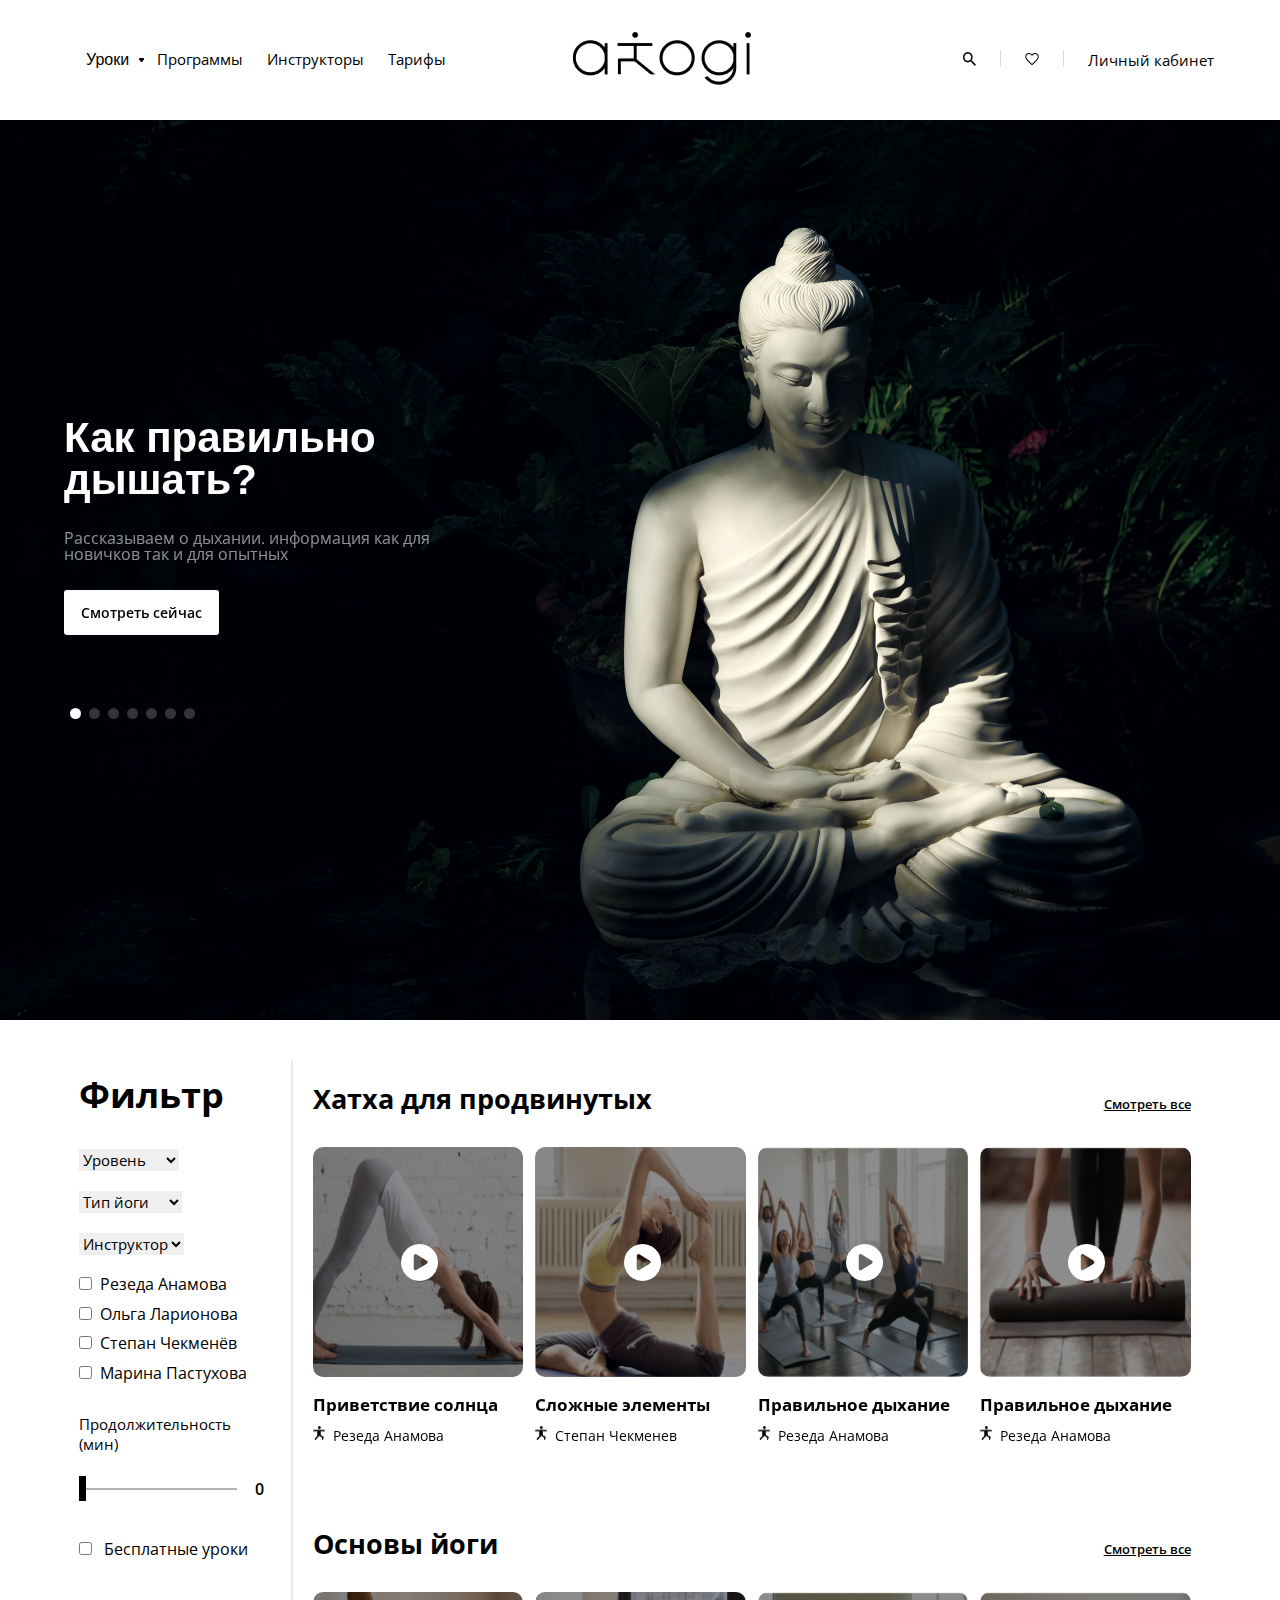
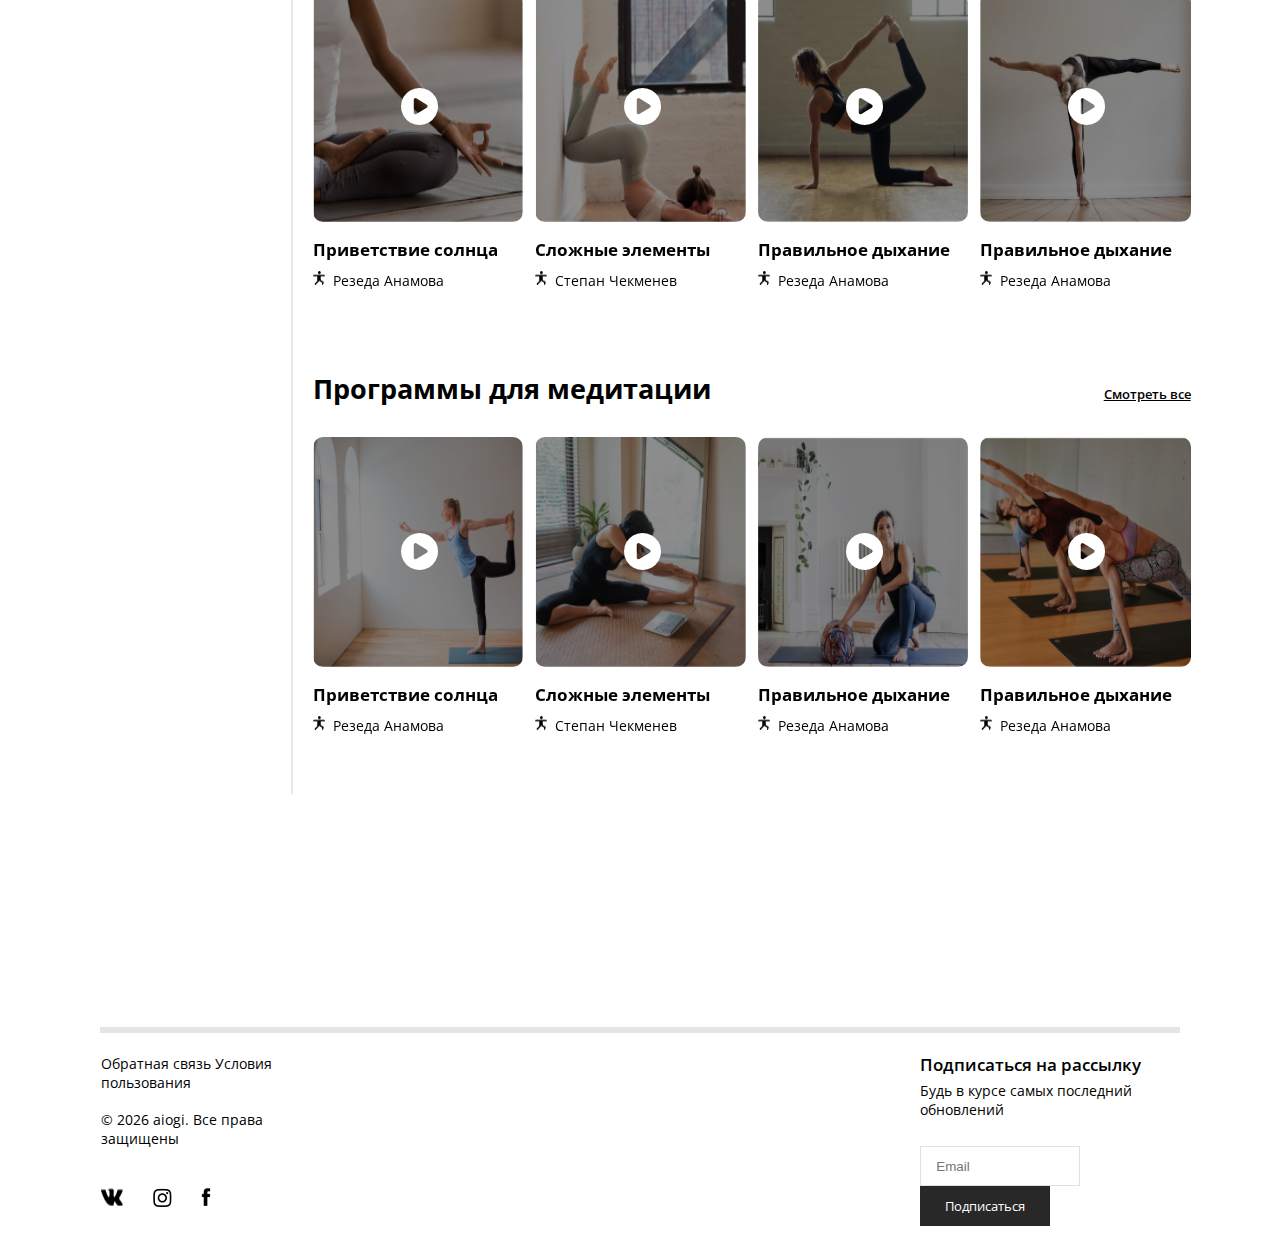
<file: program.html>
<!DOCTYPE html>
<html lang="en">

<head>
    <meta charset="UTF-8">
    <meta http-equiv="X-UA-Compatible" content="IE=edge">
    <meta name="viewport" content="width=device-width, initial-scale=1.0">
    <link rel="stylesheet" href="scss/program.css" />
    <link rel="stylesheet" href="https://cdn.jsdelivr.net/npm/swiper/swiper-bundle.min.css" />
    <link rel='stylesheet' href='https://cdnjs.cloudflare.com/ajax/libs/font-awesome/4.7.0/css/font-awesome.min.css'>
    <link rel="stylesheet" href="https://cdnjs.cloudflare.com/ajax/libs/font-awesome/6.0.0/css/all.min.css"
        integrity="sha512-9usAa10IRO0HhonpyAIVpjrylPvoDwiPUiKdWk5t3PyolY1cOd4DSE0Ga+ri4AuTroPR5aQvXU9xC6qOPnzFeg=="
        crossorigin="anonymous" referrerpolicy="no-referrer" />
    <link href="https://fonts.googleapis.com/css?family=Merriweather:400,900,900i" rel="stylesheet">
    <title>aiogi</title>
</head>

<body>
    <header>
        <div>
            <nav id="navbar">
                <div class="container">
                    <details>
                        <summary>
                            <div class="button">
                                Уроки &nbsp;
                                <ul>
                                    <img src="assest/image/icon/arrow.jpg" alt="">
                                    <li><a href="http://127.0.0.1:5500/program.html">Программы</a></li>
                                    <li><a href="#">Инструкторы</a></li>
                                    <li><a href="#">Тарифы</a></li>
                                </ul>
                            </div>
                            <div class="details-modal-overlay"></div>
                        </summary>

                        <div class="details-modal">

                            <div class="details-modal-content">
                                <ul>
                                    <h2>Продолжительность</h2>
                                    <li><a href="http://127.0.0.1:5500/index-urok.html">15 Минут</a></li>
                                    <li><a href="http://127.0.0.1:5500/index-urok.html">15-30 Минут</a></li>
                                    <li><a href="http://127.0.0.1:5500/index-urok.html">30-45 Минут</a></li>
                                    <li><a href="http://127.0.0.1:5500/index-urok.html">60 Минут</a></li>
                                </ul>
                                <ul>
                                    <h2>Уровень сложности</h2>
                                    <li><a href="http://127.0.0.1:5500/index-urok.html">Новичок</a></li>
                                    <li><a href="http://127.0.0.1:5500/index-urok.html"><img
                                                src="assest/image/icon/kruq.png" alt=""> Начинающий</a></li>
                                    <li><a href="http://127.0.0.1:5500/index-urok.html">Средний</a></li>
                                    <li><a href="http://127.0.0.1:5500/index-urok.html">Сложный</a></li>
                                </ul>
                                <ul>
                                    <h2>Тип йоги</h2>
                                    <li><a href="http://127.0.0.1:5500/index-urok.html">Хатха</a></li>
                                    <li><a href="http://127.0.0.1:5500/index-urok.html">Виньяса</a></li>
                                    <li><a href="http://127.0.0.1:5500/index-urok.html">Кундалини</a></li>
                                    <li><a href="http://127.0.0.1:5500/index-urok.html">Медитация</a></li>
                                </ul>
                                <ul class="video">
                                    <h2>Новое видео</h2>
                                    <img src="assest/image/modalwindow.jpg" alt="" class="video-img">
                                    <a href="https://www.youtube.com/channel/UCVNrpWEt4WZzNdKnaZXIUqQ"
                                        target="_blank"><img src="assest/image/icon/playbutton.png" alt=""
                                            class="play-button"> </a>
                                    <img src="assest/image/icon/tipyoga.png" alt="" class="tip-yoga">
                                    <img src="assest/image/icon/vremya.png" alt="" class="vremya">
                                </ul>
                            </div>
                        </div>

                    </details>
                </div>

                <span><a href="http://127.0.0.1:5500/index.html"><img src="assest/image/image 1.png" alt=""></a></span>
                <ul>
                    <li><a href="#"><img src="assest/image/icon/lopa.png" alt=""></a></li>
                    <li><a href="#"><img src="assest/image/icon/dikxet.png" alt=""></a></li>
                    <li><a href="#"><img src="assest/image/icon/heart.png" alt=""></a></li>
                    <li><a href="#"><img src="assest/image/icon/dikxet.png" alt=""></a></li>
                    <li><a href="#">Личный кабинет</a></li>

                </ul>
            </nav>
        </div>
    </header>

    <main>

        <section id="first-main">
            <div class="first-class">
                <div class="swiper mySwiper">

                    <div class="swiper-wrapper">

                        <div class="swiper-slide">

                            <div>
                                <h2>Как правильно дышать?</h2>
                                <p>Рассказываем о дыхании. информация как для новичков так и для опытных</p>
                                <button><a href="#">Смотреть сейчас</a></button>
                            </div>

                        </div>
                        <div class="swiper-slide">

                            <div>
                                <h2>Как правильно дышать?</h2>
                                <p>Рассказываем о дыхании. информация как для новичков так и для опытных</p>
                                <button><a href="#">Смотреть сейчас</a></button>
                            </div>
                        </div>
                        <div class="swiper-slide">

                            <div>
                                <h2>Как правильно дышать?</h2>
                                <p>Рассказываем о дыхании. информация как для новичков так и для опытных</p>
                                <button><a href="#">Смотреть сейчас</a></button>
                            </div>
                        </div>
                        <div class="swiper-slide">

                            <div>
                                <h2>Как правильно дышать?</h2>
                                <p>Рассказываем о дыхании. информация как для новичков так и для опытных</p>
                                <button><a href="#">Смотреть сейчас</a></button>
                            </div>
                        </div>
                        <div class="swiper-slide">

                            <div>
                                <h2>Как правильно дышать?</h2>
                                <p>Рассказываем о дыхании. информация как для новичков так и для опытных</p>
                                <button><a href="#">Смотреть сейчас</a></button>
                            </div>
                        </div>
                        <div class="swiper-slide">

                            <div>
                                <h2>Как правильно дышать?</h2>
                                <p>Рассказываем о дыхании. информация как для новичков так и для опытных</p>
                                <button><a href="#">Смотреть сейчас</a></button>
                            </div>
                        </div>
                        <div class="swiper-slide">

                            <div>
                                <h2>Как правильно дышать?</h2>
                                <p>Рассказываем о дыхании. информация как для новичков так и для опытных</p>
                                <button><a href="#">Смотреть сейчас</a></button>
                            </div>
                        </div>
                    </div>
                    <div class="swiper-pagination"></div>
                </div>


            </div>

        </section>

        <section id="lessons">

            <div class="container">

                <h2>Фильтр</h2>

                <div class="lesson">
                    <select>
                        <option value="lesson">Уровень</option>
                        <option value="lesson">Новичок</option>
                        <option value="lesson">Начинаю...</option>
                        <option value="lesson">Средний</option>
                        <option value="lesson">Сложный</option>
                    </select>

                    <select>
                        <option value="lesson">Тип йоги</option>
                        <option value="lesson">Хатха</option>
                        <option value="lesson">Виньяса</option>
                        <option value="lesson">Кундалини</option>
                        <option value="lesson">Медитация</option>
                    </select>

                    <select>
                        <option value="lesson">Инструктор</option>
                    </select>
                </div>

                <div class="teachers">
                    <form action="teacher"><input type="checkbox" value="teacher">
                        <label for="teacher" class="text">&nbsp;Резеда Анамова</label> </form>

                    <form action="teacher"><input type="checkbox" value="teacher">
                        <label for="teacher" class="text">&nbsp;Ольга Ларионова</label> </form>

                    <form action="teacher"><input type="checkbox" value="teacher">
                        <label for="teacher" class="text">&nbsp;Степан Чекменёв</label> </form>

                    <form action="teacher"><input type="checkbox" value="teacher">
                        <label for="teacher" class="text">&nbsp;Марина Пастухова</label> </form>

                </div>

                <div class="range-slider">
                    <h3 class="min">Продолжительность (мин)</h3>
                    <div class="range-input">
                        <input type="range" min="0" max="100" value="0" step="10">
                        <div class="value">
                            <div></div>
                        </div>
                    </div>
                    <form action="free-lesson"><input type="checkbox" value="free-lesson">
                        <label for="free-lesson" class="free-lesson">&nbsp; Бесплатные уроки</label> </form>
                </div>
            </div>

            <div class="container-wideo">

                <div class="Container">
                    <div class="head-text">
                        <h2>Хатха для продвинутых</h2>
                        <a href="#">Смотреть все</a>
                    </div>
                    <div class="container">
                        <div>
                            <div> <img src="assest/image/Listoflessons1.jpg">
                                <a href="http://127.0.0.1:5500/program-search.html"><i
                                        class='fa-solid fa-circle-play'></i></a>
                                <div class="title-box">
                                    <h3>Приветствие солнца</h3>
                                    <span><img src="assest/image/icon/yogaman.png" alt="">
                                        <h6>Резеда Анамова</h6>
                                    </span>
                                </div>
                            </div>
                        </div>

                        <div>
                            <div> <img src="assest/image/programfirscontsecondimg.jpg">
                                <a href="http://127.0.0.1:5500/program-search.html"><i
                                        class='fa-solid fa-circle-play'></i></a>
                                <div class="title-box">
                                    <h3>Сложные элементы</h3>
                                    <span><img src="assest/image/icon/yogaman.png" alt="">
                                        <h6>Степан Чекменев</h6>
                                    </span>
                                </div>
                            </div>
                        </div>

                        <div>
                            <div> <img src="assest/image/programfirscontthirdimg.png">
                                <a href="http://127.0.0.1:5500/program-search.html"><i
                                        class='fa-solid fa-circle-play'></i></a>
                                <div class="title-box">
                                    <h3>Правильное дыхание</h3>
                                    <span><img src="assest/image/icon/yogaman.png" alt="">
                                        <h6>Резеда Анамова</h6>
                                    </span>
                                </div>
                            </div>
                        </div>

                        <div>
                            <div> <img src="assest/image/programfirscontfourthimg.png">
                                <a href="http://127.0.0.1:5500/program-search.html"><i
                                        class='fa-solid fa-circle-play'></i></a>
                                <div class="title-box">
                                    <h3>Правильное дыхание</h3>
                                    <span><img src="assest/image/icon/yogaman.png" alt="">
                                        <h6>Резеда Анамова</h6>
                                    </span>
                                </div>
                            </div>
                        </div>

                    </div>
                </div>

                <div class="Container">
                    <div class="head-text">
                        <h2>Основы йоги</h2>
                        <a href="#">Смотреть все</a>
                    </div>
                    <div class="container">

                        <div>
                            <div> <img src="assest/image/programsecondcontfirst.png">
                                <a href="http://127.0.0.1:5500/program-search.html"><i
                                        class='fa-solid fa-circle-play'></i></a>
                                <div class="title-box">
                                    <h3>Приветствие солнца</h3>
                                    <span><img src="assest/image/icon/yogaman.png" alt="">
                                        <h6>Резеда Анамова</h6>
                                    </span>
                                </div>
                            </div>
                        </div>

                        <div>
                            <div> <img src="assest/image/programsecondcontsecond.png">
                                <a href="http://127.0.0.1:5500/program-search.html"><i
                                        class='fa-solid fa-circle-play'></i></a>
                                <div class="title-box">
                                    <h3>Сложные элементы</h3>
                                    <span><img src="assest/image/icon/yogaman.png" alt="">
                                        <h6>Степан Чекменев</h6>
                                    </span>
                                </div>
                            </div>
                        </div>

                        <div>
                            <div> <img src="assest/image/programsecondcontthird.png">
                                <a href="http://127.0.0.1:5500/program-search.html"><i
                                        class='fa-solid fa-circle-play'></i></a>
                                <div class="title-box">
                                    <h3>Правильное дыхание</h3>
                                    <span><img src="assest/image/icon/yogaman.png" alt="">
                                        <h6>Резеда Анамова</h6>
                                    </span>
                                </div>
                            </div>
                        </div>

                        <div>
                            <div> <img src="assest/image/programsecondcontfourth.png">
                                <a href="http://127.0.0.1:5500/program-search.html"><i
                                        class='fa-solid fa-circle-play'></i></a>
                                <div class="title-box">
                                    <h3>Правильное дыхание</h3>
                                    <span><img src="assest/image/icon/yogaman.png" alt="">
                                        <h6>Резеда Анамова</h6>
                                    </span>
                                </div>
                            </div>
                        </div>

                    </div>
                </div>

                <div class="Container">
                    <div class="head-text">
                        <h2>Программы для медитации</h2>
                        <a href="#">Смотреть все</a>
                    </div>
                    <div class="container">

                        <div>
                            <div> <img src="assest/image/programthirdcontfirst.png">
                                <a href="http://127.0.0.1:5500/program-search.html"><i
                                        class='fa-solid fa-circle-play'></i></a>
                                <div class="title-box">
                                    <h3>Приветствие солнца</h3>
                                    <span><img src="assest/image/icon/yogaman.png" alt="">
                                        <h6>Резеда Анамова</h6>
                                    </span>
                                </div>
                            </div>
                        </div>

                        <div>
                            <div> <img src="assest/image/programthirdcontsecond.png">
                                <a href="http://127.0.0.1:5500/program-search.html"><i
                                        class='fa-solid fa-circle-play'></i></a>
                                <div class="title-box">
                                    <h3>Сложные элементы</h3>
                                    <span><img src="assest/image/icon/yogaman.png" alt="">
                                        <h6>Степан Чекменев</h6>
                                    </span>
                                </div>
                            </div>
                        </div>

                        <div>
                            <div> <img src="assest/image/programthirdcontthird.png">
                                <a href="http://127.0.0.1:5500/program-search.html"><i
                                        class='fa-solid fa-circle-play'></i></a>
                                <div class="title-box">
                                    <h3>Правильное дыхание</h3>
                                    <span><img src="assest/image/icon/yogaman.png" alt="">
                                        <h6>Резеда Анамова</h6>
                                    </span>
                                </div>
                            </div>
                        </div>

                        <div>
                            <div> <img src="assest/image//programthitdcontfourth.png">
                                <a href="http://127.0.0.1:5500/program-search.html"><i
                                        class='fa-solid fa-circle-play'></i></a>
                                <div class="title-box">
                                    <h3>Правильное дыхание</h3>
                                    <span><img src="assest/image/icon/yogaman.png" alt="">
                                        <h6>Резеда Анамова</h6>
                                    </span>
                                </div>
                            </div>
                        </div>

                    </div>
                </div>

            </div>

        </section>

    </main>

    <footer>
        <div class="push"></div>
        <div class="container">
            <div class="first">
                <a href="#">Обратная связь</a>
                <a href="#">Условия
                    пользования</a>
                <br><br><a href="#">© <script>
                        document.write(new Date().getFullYear());
                    </script> aiogi. Все права защищены</a>
                <div class="img">
                    <img src="assest/image/icon/wk.png" alt="">
                    <img src="assest/image/icon/ins.png" alt="">
                    <img src="assest/image/icon/face.png" alt="">
                </div>
            </div>
            <div class="second">
                <h2>Подписаться на рассылку</h2>
                <h4>Будь в курсе самых последний обновлений</h4>
                <input type="text" class="form-control" name="email" id="email" placeholder="Email">
                <button><a href="#">Подписаться</a></button>
            </div>
        </div>
    </footer>

    <script src="https://cdn.jsdelivr.net/npm/swiper/swiper-bundle.min.js"></script>
    <script src="js/program.js"></script>
</body>

</html>
</file>
<file: scss/index.css>
@import url("https://fonts.googleapis.com/css2?family=Edu+NSW+ACT+Foundation:wght@500&family=Jost:ital,wght@0,200;0,300;0,400;0,500;0,600;0,700;0,800;0,900;1,200;1,300;1,400;1,500;1,600;1,700;1,800;1,900&family=Martel:wght@200&family=Montserrat:wght@200;700;900&family=Open+Sans:ital,wght@0,300;0,400;0,500;0,600;0,700;0,800;1,300;1,400;1,500;1,600;1,700&family=Roboto:ital,wght@0,300;0,400;0,500;1,100;1,300;1,400&display=swap");
@import url("https://fonts.googleapis.com/css2?family=Jost:wght@500&family=Martel:wght@200&family=Montserrat:wght@200;700;900&family=Open+Sans:wght@300&family=Roboto:ital,wght@0,300;0,400;0,500;1,100;1,300;1,400&display=swap");
@import url("https://fonts.googleapis.com/css2?family=Jost:ital,wght@0,200;0,300;0,400;0,500;0,600;0,700;0,800;0,900;1,200;1,300;1,400;1,500;1,600;1,700;1,800;1,900&family=Martel:wght@200&family=Montserrat:wght@200;700;900&family=Open+Sans:wght@300&family=Roboto:ital,wght@0,300;0,400;0,500;1,100;1,300;1,400&display=swap");
@import url("https://fonts.googleapis.com/css2?family=Jost:ital,wght@0,200;0,300;0,400;0,500;0,600;0,700;0,800;0,900;1,200;1,300;1,400;1,500;1,600;1,700;1,800;1,900&family=Martel:wght@200&family=Montserrat:wght@200;700;900&family=Open+Sans:ital,wght@0,300;0,400;0,500;0,600;0,700;0,800;1,300;1,400;1,500;1,600;1,700&family=Roboto:ital,wght@0,300;0,400;0,500;1,100;1,300;1,400&display=swap");
@import url("https://fonts.googleapis.com/css?family=Righteous");
header {
  width: 100%;
  height: 120px;
  background-color: rgb(255, 255, 255);
}
header div {
  padding: 25px 50px;
}
header div #navbar {
  color: rgb(0, 0, 0);
  display: flex;
  justify-content: space-between;
  align-items: center;
  padding: 0 0.25rem;
  height: 70px;
}
header div #navbar .button {
  -webkit-appearance: none;
     -moz-appearance: none;
          appearance: none;
  cursor: pointer;
  display: flex;
  font-weight: 500;
  line-height: 3em;
  padding: 0 1em;
  font-family: sans-serif;
}
header div #navbar .details-modal {
  background: #ffffff;
  border-radius: 3px;
  box-shadow: 0 10px 20px rgba(0, 0, 0, 0.2);
  left: 45%;
  max-width: 90%;
  pointer-events: none;
  position: absolute;
  top: 31%;
  transform: translate(-50%, -50%);
  width: 80%;
  text-align: left;
  max-height: 90vh;
  z-index: 999;
  display: flex;
  flex-direction: column;
}
header div #navbar .details-modal .details-modal-content {
  border-top: 1px solid #e2e2e2;
  padding: 0.75em;
  pointer-events: all;
  overflow: auto;
  display: flex;
  justify-content: space-between;
}
header div #navbar .details-modal .details-modal-content .video {
  position: relative;
}
header div #navbar .details-modal .details-modal-content .video h2 {
  font-family: "Open Sans";
  font-style: normal;
  font-weight: 600;
  font-size: 15px;
  line-height: 20px;
  color: #000000;
}
header div #navbar .details-modal .details-modal-content .video .video-img {
  width: 100%;
  height: auto;
  margin-top: 25px;
  filter: brightness(60%);
  border-radius: 10px;
}
header div #navbar .details-modal .details-modal-content .video .play-button {
  position: absolute;
  left: 8%;
  top: 75%;
}
header div #navbar .details-modal .details-modal-content .video .tip-yoga {
  position: absolute;
  left: 30%;
  top: 74%;
}
header div #navbar .details-modal .details-modal-content .video .vremya {
  position: absolute;
  left: 70%;
  top: 74%;
}
header div #navbar .details-modal .details-modal-content ul {
  display: block;
}
header div #navbar .details-modal .details-modal-content ul h2 {
  font-family: "Open Sans";
  font-style: normal;
  font-weight: 600;
  font-size: 15px;
  line-height: 20px;
  color: #000000;
}
header div #navbar .details-modal .details-modal-content ul li {
  margin-top: 25px;
  font-family: "Open Sans";
  font-style: normal;
  font-weight: 400;
  font-size: 13px;
  line-height: 18px;
  color: #000000;
}
header div #navbar .details-modal .details-modal-content ul li img {
  position: absolute;
  top: 49.4%;
  left: 29%;
}
header div .details-modal-overlay {
  transition: opacity 0.2s ease-out;
  pointer-events: none;
  background: rgba(15, 23, 42, 0.8);
  position: fixed;
  opacity: 0;
  bottom: 0;
  right: 0;
  left: 0;
  top: 0;
}
details[open] header div .details-modal-overlay {
  pointer-events: all;
  opacity: 0.5;
}
header div details summary {
  list-style: none;
}
header div details summary:focus {
  outline: none;
}
header div details summary::-webkit-details-marker {
  display: none;
}
header div code {
  font-family: Monaco, monospace;
  line-height: 100%;
  background-color: #2d2d2c;
  padding: 0.1em 0.4em;
  letter-spacing: -0.05em;
  word-break: normal;
  border-radius: 7px;
  color: white;
  font-weight: normal;
  font-size: 1.75rem;
  position: relative;
  top: -2px;
}
header div .container {
  text-align: center;
  max-width: 40em;
  padding: 1em;
}
header div span {
  margin-right: 10%;
}
header div ul {
  list-style: none;
  display: flex;
  align-items: center;
}
header div ul li a {
  padding: 0.75rem;
  color: rgb(0, 0, 0);
  font-family: "Open sans";
  font-style: normal;
  font-weight: 400;
  font-size: 15px;
  line-height: 20px;
}

footer {
  width: 100%;
  height: auto;
  padding: 1px 100px;
}
footer .push {
  display: block;
  width: 100%;
  height: 6px;
  background: #E5E5E5;
  margin: 0%;
}
footer .container {
  width: 100%;
  height: auto;
  display: flex;
  justify-content: space-between;
  padding: 1px 1px;
}
footer .container .first {
  width: 20%;
  height: 120px;
  margin-top: 20px;
}
footer .container .first a {
  color: #000;
  font-family: "Open Sans";
  font-style: normal;
  font-weight: 400;
  font-size: 14px;
  line-height: 19px;
}
footer .container .first .img {
  width: 110px;
  display: flex;
  justify-content: space-between;
  padding: 40px 0px;
}
footer .container .second {
  width: 24%;
  height: 120px;
  margin-top: 20px;
}
footer .container .second h2 {
  font-family: "Open Sans", sans-serif;
  font-style: normal;
  font-weight: 600;
  font-size: 17px;
  line-height: 22px;
  color: #000000;
  margin-bottom: 5px;
}
footer .container .second h4 {
  font-family: "Open Sans";
  font-style: normal;
  font-weight: 400;
  font-size: 14px;
  line-height: 19px;
  color: #000000;
  margin-bottom: 27px;
}
footer .container .second .form-control {
  font-family: sans-serif;
  width: 160px;
  height: 40px;
  border: 1px solid #dfdfdf;
  padding: 0px 15px;
}
footer .container .second button {
  width: 130px;
  height: 40px;
  background-color: #282828;
}
footer .container .second button:hover {
  transition: 0.5s;
  background-color: #ffffff;
  border: 1px solid #000000;
}
footer .container .second button:hover a {
  color: #000000;
}
footer .container .second button a {
  font-family: "Open Sans";
  font-style: normal;
  font-weight: 400;
  font-size: 13px;
  line-height: 18px;
  color: #FFFFFF;
}

@media (max-width: 1024px) {
  footer {
    width: 100%;
    height: auto;
    padding: 1px 100px;
  }
  footer .push {
    display: block;
    width: 100%;
    height: 6px;
    background: #E5E5E5;
    margin: 0%;
  }
  footer .container {
    width: 100%;
    height: auto;
    display: flex;
    justify-content: space-between;
    padding: 1px 1px;
  }
  footer .container .first {
    width: 45%;
    height: 120px;
    margin-top: 20px;
  }
  footer .container .first a {
    color: #000;
    font-family: "Open Sans";
    font-style: normal;
    font-weight: 400;
    font-size: 14px;
    line-height: 19px;
  }
  footer .container .first .img {
    width: 110px;
    display: flex;
    justify-content: space-between;
    padding: 40px 0px;
  }
  footer .container .second {
    width: 45%;
    height: 120px;
    margin-top: 20px;
  }
  footer .container .second h2 {
    font-family: "Open Sans", sans-serif;
    font-style: normal;
    font-weight: 600;
    font-size: 17px;
    line-height: 22px;
    color: #000000;
    margin-bottom: 5px;
  }
  footer .container .second h4 {
    font-family: "Open Sans";
    font-style: normal;
    font-weight: 400;
    font-size: 14px;
    line-height: 19px;
    color: #000000;
    margin-bottom: 27px;
  }
  footer .container .second .form-control {
    font-family: sans-serif;
    width: 160px;
    height: 40px;
    border: 1px solid #dfdfdf;
    padding: 0px 15px;
  }
  footer .container .second button {
    width: 160px;
    height: 40px;
    background-color: #282828;
  }
  footer .container .second button a {
    font-family: "Open Sans";
    font-style: normal;
    font-weight: 400;
    font-size: 13px;
    line-height: 18px;
    color: #FFFFFF;
  }
}
@media (max-width: 768px) {
  footer {
    width: 100%;
    height: auto;
    padding: 1px 100px;
  }
  footer .push {
    display: block;
    width: 100%;
    height: 6px;
    background: #E5E5E5;
    margin: 0%;
  }
  footer .container {
    width: 100%;
    height: auto;
    display: flex;
    justify-content: space-between;
    padding: 1px 1px;
  }
  footer .container .first {
    width: 48%;
    height: 120px;
    margin-top: 20px;
  }
  footer .container .first a {
    color: #000;
    font-family: "Open Sans";
    font-style: normal;
    font-weight: 400;
    font-size: 14px;
    line-height: 19px;
  }
  footer .container .first .img {
    width: 110px;
    display: flex;
    justify-content: space-between;
    padding: 40px 0px;
  }
  footer .container .second {
    width: 48%;
    height: auto;
    margin-top: 20px;
  }
  footer .container .second h2 {
    font-family: "Open Sans", sans-serif;
    font-style: normal;
    font-weight: 600;
    font-size: 17px;
    line-height: 22px;
    color: #000000;
    margin-bottom: 5px;
  }
  footer .container .second h4 {
    font-family: "Open Sans";
    font-style: normal;
    font-weight: 400;
    font-size: 14px;
    line-height: 19px;
    color: #000000;
    margin-bottom: 27px;
  }
  footer .container .second .form-control {
    font-family: sans-serif;
    width: 130px;
    height: 40px;
    border: 1px solid #dfdfdf;
    padding: 0px 15px;
  }
  footer .container .second button {
    width: 130px;
    height: 40px;
    background-color: #282828;
  }
  footer .container .second button a {
    font-family: "Open Sans";
    font-style: normal;
    font-weight: 400;
    font-size: 13px;
    line-height: 18px;
    color: #FFFFFF;
  }
}
@media (max-width: 480px) {
  footer {
    width: 100%;
    height: auto;
    padding: 0px 40px;
  }
  footer .push {
    display: block;
    width: 100%;
    height: 6px;
    background: #E5E5E5;
  }
  footer .container {
    width: 100%;
    height: auto;
    display: block;
    justify-content: space-around;
    padding: 1px 1px;
  }
  footer .container .first {
    width: 100%;
    height: 120px;
    margin-top: 20px;
  }
  footer .container .first a {
    color: #000;
    font-family: "Open Sans";
    font-style: normal;
    font-weight: 400;
    font-size: 14px;
    line-height: 19px;
  }
  footer .container .first .img {
    width: 110px;
    display: flex;
    justify-content: space-between;
    padding: 40px 0px;
  }
  footer .container .second {
    width: 100%;
    height: 150px;
    margin-top: 20px;
  }
  footer .container .second h2 {
    font-family: "Open Sans", sans-serif;
    font-style: normal;
    font-weight: 600;
    font-size: 17px;
    line-height: 22px;
    color: #000000;
    margin-bottom: 5px;
  }
  footer .container .second h4 {
    font-family: "Open Sans";
    font-style: normal;
    font-weight: 400;
    font-size: 14px;
    line-height: 19px;
    color: #000000;
    margin-bottom: 27px;
  }
  footer .container .second .form-control {
    font-family: sans-serif;
    width: 190px;
    height: 40px;
    border: 1px solid #dfdfdf;
    padding: 0px 15px;
  }
  footer .container .second button {
    width: 190px;
    height: 40px;
    background-color: #282828;
  }
  footer .container .second button a {
    font-family: "Open Sans";
    font-style: normal;
    font-weight: 400;
    font-size: 13px;
    line-height: 18px;
    color: #FFFFFF;
  }
}
* {
  margin: 0;
  padding: 0;
  box-sizing: border-box;
  outline: none;
  border: none;
}

body {
  scroll-behavior: smooth;
  height: 100%;
}

a {
  text-decoration: none;
  color: #FFFFFF;
}

ul {
  list-style: none;
}

button {
  cursor: pointer;
}

.container {
  padding: 120px 100px;
}

.Container {
  padding: 50px 160px;
}

#FirstSection {
  background-image: url("/assest/image/firsthead.jpg");
  width: 100%;
  height: 100vh;
  background-size: cover;
  background-position: center;
  position: relative;
  -o-object-fit: cover;
     object-fit: cover;
}
#FirstSection .container {
  position: absolute;
  left: 7%;
  top: 7%;
  right: 0;
  bottom: 0;
  width: 40%;
}
#FirstSection .container h2 {
  font-family: sans-serif;
  font-style: normal;
  font-weight: 700;
  font-size: 40px;
  margin-bottom: 20px;
  line-height: 49px;
  color: #595959;
}
#FirstSection .container button {
  width: 190px;
  height: 40px;
  background-color: #A04C97;
  border-radius: 5px;
}
#FirstSection .container button a {
  font-family: sans-serif;
  font-style: normal;
  font-size: 14px;
  line-height: 19px;
  color: #ffffff;
}

#SecondSection {
  width: 100%;
  height: auto;
}
#SecondSection .container {
  padding: 120px 450px;
}
#SecondSection .container .text {
  width: 100%;
  height: auto;
}
#SecondSection .container .text h2 {
  font-family: "open sans";
  font-style: normal;
  font-weight: 700;
  font-size: 36px;
  line-height: 49px;
  text-align: center;
  color: #000000;
}
#SecondSection .descriptionIcons {
  display: flex;
  justify-content: space-around;
  padding: 0px 150px;
}
#SecondSection .descriptionIcons div {
  width: 18%;
  height: auto;
  align-items: center;
  text-align: center;
}
#SecondSection .descriptionIcons div img {
  margin-bottom: 20px;
}
#SecondSection .descriptionIcons div h4 {
  font-family: "Open Sans";
  font-style: normal;
  font-weight: 600;
  font-size: 16px;
  line-height: 22px;
  margin-bottom: 10px;
  text-align: center;
  color: #000000;
}
#SecondSection .descriptionIcons div p {
  font-family: "Open Sans";
  font-style: normal;
  font-weight: 400;
  font-size: 13px;
  line-height: 18px;
  margin-bottom: 10px;
  text-align: center;
  color: #787878;
}

#ThirdSection {
  width: 100%;
  height: auto;
}
#ThirdSection .container {
  display: flex;
  justify-content: space-between;
  padding: 100px 100px;
}
#ThirdSection .container .text {
  padding: 12% 0% 12% 0%;
  width: 45%;
  height: 500px;
}
#ThirdSection .container .text h2 {
  font-family: "Open Sans";
  font-style: normal;
  font-weight: 700;
  font-size: 36px;
  line-height: 49px;
  margin-bottom: 15px;
  color: #000000;
}
#ThirdSection .container .text p {
  font-family: "Open Sans";
  font-style: normal;
  font-weight: 400;
  font-size: 18px;
  line-height: 25px;
  margin-bottom: 30px;
  color: #424242;
}
#ThirdSection .container .text button {
  width: 190px;
  height: 44px;
  background: #595959;
  border-radius: 3px;
}
#ThirdSection .container .text button a {
  font-family: "Open Sans";
  font-style: normal;
  font-weight: 600;
  font-size: 14px;
  line-height: 20px;
  color: #FFFFFF;
}
#ThirdSection .container .img {
  width: 46.6%;
  height: 540px;
}

#FourthSection .container {
  padding: 0px 450px;
}
#FourthSection .container .text {
  width: 100%;
  height: auto;
}
#FourthSection .container .text h2 {
  font-family: "open sans";
  font-style: normal;
  font-weight: 700;
  font-size: 36px;
  line-height: 49px;
  text-align: center;
  color: #000000;
}
#FourthSection .Container {
  width: 100%;
  height: auto;
  padding: 30px 150px;
}
#FourthSection .Container p {
  width: 90%;
  margin-left: 50px;
  margin-bottom: 100px;
  font-family: "Open Sans";
  font-style: normal;
  font-weight: 400;
  font-size: 17px;
  line-height: 23px;
  text-align: center;
  color: #424242;
}
#FourthSection .Container .swiper-container {
  position: relative;
}
#FourthSection .Container .swiper-container .swiper {
  width: 80%;
  height: 100%;
}
#FourthSection .Container .swiper-container .swiper-slide {
  height: 300px;
  text-align: center;
  font-size: 18px;
  display: flex;
  justify-content: center;
  align-items: center;
}
#FourthSection .Container .swiper-container .swiper-slide div img {
  width: 220px;
  height: 270px;
  margin-bottom: 8px;
}
#FourthSection .Container .swiper-container .swiper-slide div h4 {
  font-family: "Edu NSW ACT Foundation", cursive;
  font-style: normal;
  font-weight: 700;
  font-size: 17px;
  line-height: 22px;
  text-align: center;
  color: #000000;
}
#FourthSection .Container .swiper-container .swiper-slide img {
  display: block;
  width: 100%;
  height: 100%;
  -o-object-fit: cover;
     object-fit: cover;
}

#FiftySection {
  width: 100%;
  height: auto;
}
#FiftySection .container {
  display: flex;
  justify-content: space-between;
  padding: 100px 100px;
}
#FiftySection .container .text {
  padding: 12% 0% 12% 0%;
  width: 45%;
  height: 500px;
}
#FiftySection .container .text h2 {
  width: 75%;
  font-family: "Open Sans";
  font-style: normal;
  font-weight: 700;
  font-size: 36px;
  line-height: 49px;
  margin-bottom: 15px;
  color: #000000;
}
#FiftySection .container .text p {
  font-family: "Open Sans";
  font-style: normal;
  font-weight: 400;
  font-size: 18px;
  line-height: 25px;
  margin-bottom: 30px;
  color: #424242;
}
#FiftySection .container .text button {
  width: 190px;
  height: 48px;
  background: #282828;
  border-radius: 3px;
  transform: 0.5s;
}
#FiftySection .container .text button a {
  font-family: "Open Sans";
  font-style: normal;
  font-weight: 600;
  font-size: 14px;
  line-height: 20px;
  color: #FFFFFF;
}
#FiftySection .container .img {
  width: 46.6%;
  height: 540px;
}

@media (max-width: 1024px) {
  #FirstSection {
    background-image: url("/assest/image/firsthead.jpg");
    width: 100%;
    height: 100vh;
    background-size: cover;
    background-position: center;
    position: relative;
    -o-object-fit: cover;
       object-fit: cover;
  }
  #FirstSection .container {
    position: absolute;
    left: 0%;
    top: 14%;
    right: 0;
    bottom: 0;
    width: 60%;
  }
  #FirstSection .container h2 {
    font-family: sans-serif;
    font-style: normal;
    font-weight: 700;
    font-size: 36px;
    margin-bottom: 20px;
    line-height: 45px;
    color: #595959;
  }
  #FirstSection .container button {
    width: 210px;
    height: 50px;
    background-color: #A04C97;
    border-radius: 5px;
  }
  #FirstSection .container button a {
    font-family: sans-serif;
    font-style: normal;
    font-weight: 500;
    font-size: 16px;
    line-height: 19px;
    color: #ffffff;
  }
  #SecondSection {
    width: 100%;
    height: auto;
  }
  #SecondSection .container {
    padding: 70px 60px;
  }
  #SecondSection .container .text {
    width: 100%;
    height: auto;
  }
  #SecondSection .container .text h2 {
    font-family: "open sans";
    font-style: normal;
    font-weight: 600;
    font-size: 33px;
    line-height: 40px;
    text-align: center;
    color: #000000;
  }
  #SecondSection .descriptionIcons {
    width: 100%;
    height: auto;
    display: flex;
    flex-wrap: wrap;
    justify-content: space-around;
    padding: 0px 40px;
  }
  #SecondSection .descriptionIcons div {
    width: 40%;
    height: auto;
    align-items: center;
    text-align: center;
    margin-bottom: 50px;
  }
  #SecondSection .descriptionIcons div img {
    margin-bottom: 0px;
  }
  #SecondSection .descriptionIcons div h4 {
    font-family: "Open Sans";
    font-style: normal;
    font-weight: 600;
    font-size: 14px;
    line-height: 20px;
    margin-bottom: 10px;
    text-align: center;
    color: #000000;
  }
  #SecondSection .descriptionIcons div p {
    font-family: "Open Sans";
    font-style: normal;
    font-weight: 400;
    font-size: 12px;
    line-height: 16px;
    margin-bottom: 10px;
    text-align: center;
    color: #787878;
  }
  #ThirdSection {
    width: 100%;
    height: auto;
  }
  #ThirdSection .container {
    display: block;
    justify-content: space-between;
    padding: 0px 120px;
  }
  #ThirdSection .container .text {
    padding: 12% 0% 3.5% 0%;
    width: 80%;
    height: auto;
  }
  #ThirdSection .container .text h2 {
    font-family: "Open Sans";
    font-style: normal;
    font-weight: 700;
    font-size: 33px;
    line-height: 40px;
    margin-bottom: 15px;
    color: #000000;
  }
  #ThirdSection .container .text p {
    font-family: "Open Sans";
    font-style: normal;
    font-weight: 400;
    font-size: 18px;
    line-height: 25px;
    margin-bottom: 20px;
    color: #424242;
  }
  #ThirdSection .container .text button {
    width: 200px;
    height: 47px;
    background: #595959;
    border-radius: 3px;
  }
  #ThirdSection .container .text button a {
    font-family: "Open Sans";
    font-style: normal;
    font-weight: 600;
    font-size: 15px;
    line-height: 20px;
    color: #FFFFFF;
  }
  #ThirdSection .container .img {
    width: auto;
    height: auto;
  }
  #ThirdSection .container .img img {
    width: 80%;
    height: 400px;
  }
  #FourthSection .container {
    padding: 70px 60px 0px 60px;
  }
  #FourthSection .container .text {
    width: 100%;
    height: auto;
  }
  #FourthSection .container .text h2 {
    font-family: "open sans";
    font-style: normal;
    font-weight: 600;
    font-size: 33px;
    line-height: 40px;
    text-align: center;
    color: #000000;
  }
  #FourthSection .Container {
    width: 100%;
    height: auto;
    padding: 20px 60px 0px 40px;
  }
  #FourthSection .Container p {
    width: 90%;
    margin-left: 50px;
    margin-bottom: 10px;
    font-family: "Open Sans";
    font-style: normal;
    font-weight: 400;
    font-size: 17px;
    line-height: 23px;
    text-align: center;
    color: #424242;
  }
  #FourthSection .Container .swiper-container {
    position: relative;
  }
  #FourthSection .Container .swiper-container .swiper {
    width: 90%;
    height: 100%;
  }
  #FourthSection .Container .swiper-container .swiper-slide {
    height: 320px;
    text-align: center;
    font-size: 18px;
    display: flex;
    justify-content: center;
    align-items: center;
  }
  #FourthSection .Container .swiper-container .swiper-slide div img {
    border-radius: 5px;
    width: 200px;
    height: 220px;
    margin-bottom: 8px;
  }
  #FourthSection .Container .swiper-container .swiper-slide div h4 {
    font-family: "Edu NSW ACT Foundation", cursive;
    font-style: normal;
    font-weight: 600;
    font-size: 16px;
    line-height: 20px;
    text-align: center;
    color: #000000;
  }
  #FourthSection .Container .swiper-container .swiper-slide img {
    display: block;
    width: 100%;
    height: 100%;
    -o-object-fit: cover;
       object-fit: cover;
  }
  #FiftySection {
    width: 100%;
    height: auto;
  }
  #FiftySection .container {
    display: block;
    justify-content: space-between;
    padding: 50px 120px;
  }
  #FiftySection .container .text {
    padding: 2% 0% 3.5% 0%;
    width: 80%;
    height: auto;
  }
  #FiftySection .container .text h2 {
    font-family: "Open Sans";
    font-style: normal;
    font-weight: 700;
    font-size: 33px;
    line-height: 40px;
    margin-bottom: 15px;
    color: #000000;
  }
  #FiftySection .container .text p {
    font-family: "Open Sans";
    font-style: normal;
    font-weight: 400;
    font-size: 18px;
    line-height: 25px;
    margin-bottom: 20px;
    color: #424242;
  }
  #FiftySection .container .text button {
    width: 200px;
    height: 47px;
    background: #595959;
    border-radius: 3px;
  }
  #FiftySection .container .text button a {
    font-family: "Open Sans";
    font-style: normal;
    font-weight: 600;
    font-size: 15px;
    line-height: 20px;
    color: #FFFFFF;
  }
  #FiftySection .container .img {
    width: auto;
    height: auto;
  }
  #FiftySection .container .img img {
    width: 80%;
    height: 400px;
  }
}
@media (max-width: 768px) {
  #FirstSection {
    background-image: url("/assest/image/firsthead.jpg");
    width: 100%;
    height: 100vh;
    background-size: cover;
    background-position: center;
    position: relative;
    -o-object-fit: cover;
       object-fit: cover;
  }
  #FirstSection .container {
    position: absolute;
    left: 0%;
    top: 8%;
    right: 0;
    bottom: 0;
    width: 70%;
  }
  #FirstSection .container h2 {
    font-family: sans-serif;
    font-style: normal;
    font-weight: 700;
    font-size: 32px;
    margin-bottom: 20px;
    line-height: 35px;
    color: #595959;
  }
  #FirstSection .container button {
    width: 190px;
    height: 40px;
    background-color: #A04C97;
    border-radius: 5px;
  }
  #FirstSection .container button a {
    font-family: sans-serif;
    font-style: normal;
    font-weight: 500;
    font-size: 14px;
    line-height: 19px;
    color: #ffffff;
  }
  #SecondSection {
    width: 100%;
    height: auto;
  }
  #SecondSection .container {
    padding: 70px 60px;
  }
  #SecondSection .container .text {
    width: 100%;
    height: auto;
  }
  #SecondSection .container .text h2 {
    font-family: "open sans";
    font-style: normal;
    font-weight: 600;
    font-size: 33px;
    line-height: 40px;
    text-align: center;
    color: #000000;
  }
  #SecondSection .descriptionIcons {
    width: 100%;
    height: auto;
    display: flex;
    flex-wrap: wrap;
    justify-content: space-around;
    padding: 0px 40px;
  }
  #SecondSection .descriptionIcons div {
    width: 40%;
    height: auto;
    align-items: center;
    text-align: center;
    margin-bottom: 50px;
  }
  #SecondSection .descriptionIcons div img {
    margin-bottom: 0px;
  }
  #SecondSection .descriptionIcons div h4 {
    font-family: "Open Sans";
    font-style: normal;
    font-weight: 600;
    font-size: 14px;
    line-height: 20px;
    margin-bottom: 10px;
    text-align: center;
    color: #000000;
  }
  #SecondSection .descriptionIcons div p {
    font-family: "Open Sans";
    font-style: normal;
    font-weight: 400;
    font-size: 12px;
    line-height: 16px;
    margin-bottom: 10px;
    text-align: center;
    color: #787878;
  }
  #ThirdSection {
    width: 100%;
    height: auto;
  }
  #ThirdSection .container {
    display: block;
    justify-content: space-between;
    padding: 0px 40px;
  }
  #ThirdSection .container .text {
    padding: 12% 0% 3.5% 0%;
    width: 100%;
    height: auto;
  }
  #ThirdSection .container .text h2 {
    font-family: "Open Sans";
    font-style: normal;
    font-weight: 700;
    font-size: 33px;
    line-height: 40px;
    margin-bottom: 15px;
    color: #000000;
  }
  #ThirdSection .container .text p {
    font-family: "Open Sans";
    font-style: normal;
    font-weight: 400;
    font-size: 18px;
    line-height: 25px;
    margin-bottom: 20px;
    color: #424242;
  }
  #ThirdSection .container .text button {
    width: 190px;
    height: 44px;
    background: #595959;
    border-radius: 3px;
  }
  #ThirdSection .container .text button a {
    font-family: "Open Sans";
    font-style: normal;
    font-weight: 600;
    font-size: 14px;
    line-height: 20px;
    color: #FFFFFF;
  }
  #ThirdSection .container .img {
    width: auto;
    height: auto;
  }
  #ThirdSection .container .img img {
    width: 100%;
    height: 400px;
  }
  #FourthSection .container {
    padding: 70px 60px 0px 60px;
  }
  #FourthSection .container .text {
    width: 100%;
    height: auto;
  }
  #FourthSection .container .text h2 {
    font-family: "open sans";
    font-style: normal;
    font-weight: 600;
    font-size: 33px;
    line-height: 40px;
    text-align: center;
    color: #000000;
  }
  #FourthSection .Container {
    width: 100%;
    height: auto;
    padding: 20px 60px 0px 40px;
  }
  #FourthSection .Container p {
    width: 90%;
    margin-left: 50px;
    margin-bottom: 10px;
    font-family: "Open Sans";
    font-style: normal;
    font-weight: 400;
    font-size: 17px;
    line-height: 23px;
    text-align: center;
    color: #424242;
  }
  #FourthSection .Container .swiper-container {
    position: relative;
  }
  #FourthSection .Container .swiper-container .swiper {
    width: 90%;
    height: 100%;
  }
  #FourthSection .Container .swiper-container .swiper-slide {
    height: 320px;
    text-align: center;
    font-size: 18px;
    display: flex;
    justify-content: center;
    align-items: center;
  }
  #FourthSection .Container .swiper-container .swiper-slide div img {
    border-radius: 5px;
    width: 150px;
    height: 220px;
    margin-bottom: 8px;
  }
  #FourthSection .Container .swiper-container .swiper-slide div h4 {
    font-family: "Edu NSW ACT Foundation", cursive;
    font-style: normal;
    font-weight: 600;
    font-size: 16px;
    line-height: 20px;
    text-align: center;
    color: #000000;
  }
  #FourthSection .Container .swiper-container .swiper-slide img {
    display: block;
    width: 100%;
    height: 100%;
    -o-object-fit: cover;
       object-fit: cover;
  }
  #FiftySection {
    width: 100%;
    height: auto;
  }
  #FiftySection .container {
    display: block;
    justify-content: space-between;
    padding: 70px 60px;
  }
  #FiftySection .container .text {
    padding: 2.5% 0% 5% 0%;
    width: 100%;
    height: auto;
  }
  #FiftySection .container .text h2 {
    width: 75%;
    font-family: "Open Sans";
    font-style: normal;
    font-weight: 700;
    font-size: 36px;
    line-height: 49px;
    margin-bottom: 15px;
    color: #000000;
  }
  #FiftySection .container .text p {
    width: 75%;
    font-family: "Open Sans";
    font-style: normal;
    font-weight: 400;
    font-size: 18px;
    line-height: 25px;
    margin-bottom: 30px;
    color: #424242;
  }
  #FiftySection .container .text button {
    width: 190px;
    height: 48px;
    background: #282828;
    border-radius: 3px;
    transform: 0.5s;
  }
  #FiftySection .container .text button a {
    font-family: "Open Sans";
    font-style: normal;
    font-weight: 600;
    font-size: 14px;
    line-height: 20px;
    color: #FFFFFF;
  }
  #FiftySection .container .img {
    width: auto;
    height: auto;
  }
  #FiftySection .container .img img {
    width: 100%;
    height: 400px;
  }
}
@media (max-width: 480px) {
  #FirstSection {
    background-image: url("/assest/image/firsthead.jpg");
    width: 100%;
    height: 100vh;
    background-size: cover;
    background-position: center;
    position: relative;
    -o-object-fit: cover;
       object-fit: cover;
  }
  #FirstSection .container {
    position: absolute;
    left: -15%;
    top: 5%;
    right: 0;
    bottom: 0;
    width: 100%;
  }
  #FirstSection .container h2 {
    font-family: sans-serif;
    font-style: normal;
    font-weight: 700;
    font-size: 1.75rem;
    margin-bottom: 15px;
    line-height: 49px;
    color: #595959;
  }
  #FirstSection .container button {
    width: 170px;
    height: 40px;
    background-color: #A04C97;
    border-radius: 5px;
  }
  #FirstSection .container button a {
    font-family: sans-serif;
    font-style: normal;
    font-size: 12px;
    line-height: 19px;
    color: #ffffff;
  }
  #SecondSection {
    width: 100%;
    height: auto;
  }
  #SecondSection .container {
    padding: 10% 4%;
  }
  #SecondSection .container .text {
    width: 100%;
    height: auto;
  }
  #SecondSection .container .text h2 {
    font-family: "open sans";
    font-style: normal;
    font-weight: 700;
    font-size: 24px;
    line-height: 39px;
    text-align: center;
    color: #000000;
  }
  #SecondSection .descriptionIcons {
    display: block;
    justify-content: space-around;
    padding: 0px 14%;
  }
  #SecondSection .descriptionIcons div {
    width: 100%;
    height: auto;
    align-items: center;
    text-align: center;
  }
  #SecondSection .descriptionIcons div img {
    margin-bottom: 20px;
  }
  #SecondSection .descriptionIcons div h4 {
    font-family: "Open Sans";
    font-style: normal;
    font-weight: 600;
    font-size: 16px;
    line-height: 22px;
    margin-bottom: 10px;
    text-align: center;
    color: #000000;
  }
  #SecondSection .descriptionIcons div p {
    font-family: "Open Sans";
    font-style: normal;
    font-weight: 400;
    font-size: 13px;
    line-height: 18px;
    margin-bottom: 50px;
    text-align: center;
    color: #787878;
  }
  #ThirdSection {
    width: 100%;
    height: auto;
  }
  #ThirdSection .container {
    display: block;
    justify-content: space-around;
    padding: 40px 40px;
  }
  #ThirdSection .container .text {
    padding: 4% 0% 4% 0%;
    width: 100%;
    height: 240px;
  }
  #ThirdSection .container .text h2 {
    font-family: "Open Sans";
    font-style: normal;
    font-weight: 700;
    font-size: 24px;
    line-height: 40px;
    margin-bottom: 10px;
    color: #000000;
  }
  #ThirdSection .container .text p {
    font-family: "Open Sans";
    font-style: normal;
    font-weight: 400;
    font-size: 16px;
    line-height: 20px;
    margin-bottom: 20px;
    color: #424242;
  }
  #ThirdSection .container .text button {
    width: 160px;
    height: 44px;
    background: #595959;
    border-radius: 3px;
  }
  #ThirdSection .container .text button a {
    font-family: "Open Sans";
    font-style: normal;
    font-weight: 500;
    font-size: 12px;
    line-height: 20px;
    color: #FFFFFF;
  }
  #ThirdSection .container .img {
    width: 200px;
    height: 320px;
  }
  #ThirdSection .container .img img {
    width: 400px;
    height: 320px;
  }
  #FourthSection .container {
    padding: 40px 40px;
  }
  #FourthSection .container .text {
    width: 100%;
    height: auto;
  }
  #FourthSection .container .text h2 {
    font-family: "open sans";
    font-style: normal;
    font-weight: 700;
    font-size: 24px;
    line-height: 39px;
    text-align: center;
    color: #000000;
  }
  #FourthSection .Container {
    width: 100%;
    height: auto;
    padding: 0px 10px;
  }
  #FourthSection .Container p {
    width: 100%;
    margin-left: 0px;
    margin-bottom: 40px;
    font-family: "Open Sans";
    font-style: normal;
    font-weight: 400;
    font-size: 12px;
    line-height: 20px;
    text-align: center;
    color: #424242;
  }
  #FourthSection .Container .swiper-container {
    position: relative;
  }
  #FourthSection .Container .swiper-container .swiper-button-prev,
#FourthSection .Container .swiper-container .swiper-rtl .swiper-button-next {
    left: -1% !important;
  }
  #FourthSection .Container .swiper-container .swiper-button-next,
#FourthSection .Container .swiper-container .swiper-rtl .swiper-button-prev {
    right: -1% !important;
  }
  #FourthSection .Container .swiper-container .swiper {
    width: 90%;
    height: 100%;
  }
  #FourthSection .Container .swiper-container .swiper-slide {
    height: 200px;
    text-align: center;
    font-size: 14px;
    display: flex;
    justify-content: center;
    align-items: center;
  }
  #FourthSection .Container .swiper-container .swiper-slide div img {
    width: 115px;
    height: 190px;
    margin-bottom: 8px;
  }
  #FourthSection .Container .swiper-container .swiper-slide div h4 {
    font-family: "Edu NSW ACT Foundation", cursive;
    font-style: normal;
    font-weight: 600;
    font-size: 15px;
    line-height: 22px;
    text-align: center;
    color: #000000;
  }
  #FourthSection .Container .swiper-container .swiper-slide img {
    display: block;
    width: 100%;
    height: 100%;
    -o-object-fit: cover;
       object-fit: cover;
  }
  #FiftySection {
    width: 100%;
    height: auto;
  }
  #FiftySection .container {
    display: block;
    justify-content: space-around;
    padding: 40px 40px;
  }
  #FiftySection .container .text {
    padding: 1% 0% 1% 0%;
    width: 100%;
    height: 220px;
  }
  #FiftySection .container .text h2 {
    width: 100%;
    font-family: "Open Sans";
    font-style: normal;
    font-weight: 700;
    font-size: 26px;
    line-height: 39px;
    margin-bottom: 15px;
    color: #000000;
  }
  #FiftySection .container .text p {
    font-family: "Open Sans";
    font-style: normal;
    font-weight: 400;
    font-size: 14px;
    line-height: 25px;
    margin-bottom: 25px;
    color: #424242;
  }
  #FiftySection .container .text button {
    width: 160px;
    height: 48px;
    background: #282828;
    border-radius: 5px;
    transform: 0.5s;
  }
  #FiftySection .container .text button a {
    font-family: "Open Sans";
    font-style: normal;
    font-weight: 600;
    font-size: 12px;
    line-height: 20px;
    color: #FFFFFF;
  }
  #FiftySection .container .img {
    width: auto;
    height: 320px;
  }
  #FiftySection .container .img img {
    width: 100%;
    height: 300px;
  }
}
.swiper {
  position: initial !important;
}

.swiper-button-next:after,
.swiper-button-prev:after {
  font-size: 26px !important;
  color: #000000;
}/*# sourceMappingURL=index.css.map */
</file>
<file: scss/index-urok-detal.css>
@import url("https://fonts.googleapis.com/css2?family=Edu+NSW+ACT+Foundation:wght@500&family=Jost:ital,wght@0,200;0,300;0,400;0,500;0,600;0,700;0,800;0,900;1,200;1,300;1,400;1,500;1,600;1,700;1,800;1,900&family=Martel:wght@200&family=Montserrat:wght@200;700;900&family=Open+Sans:ital,wght@0,300;0,400;0,500;0,600;0,700;0,800;1,300;1,400;1,500;1,600;1,700&family=Roboto:ital,wght@0,300;0,400;0,500;1,100;1,300;1,400&display=swap");
@import url("https://fonts.googleapis.com/css2?family=Jost:wght@500&family=Martel:wght@200&family=Montserrat:wght@200;700;900&family=Open+Sans:wght@300&family=Roboto:ital,wght@0,300;0,400;0,500;1,100;1,300;1,400&display=swap");
@import url("https://fonts.googleapis.com/css2?family=Jost:ital,wght@0,200;0,300;0,400;0,500;0,600;0,700;0,800;0,900;1,200;1,300;1,400;1,500;1,600;1,700;1,800;1,900&family=Martel:wght@200&family=Montserrat:wght@200;700;900&family=Open+Sans:wght@300&family=Roboto:ital,wght@0,300;0,400;0,500;1,100;1,300;1,400&display=swap");
@import url("https://fonts.googleapis.com/css2?family=Jost:ital,wght@0,200;0,300;0,400;0,500;0,600;0,700;0,800;0,900;1,200;1,300;1,400;1,500;1,600;1,700;1,800;1,900&family=Martel:wght@200&family=Montserrat:wght@200;700;900&family=Open+Sans:ital,wght@0,300;0,400;0,500;0,600;0,700;0,800;1,300;1,400;1,500;1,600;1,700&family=Roboto:ital,wght@0,300;0,400;0,500;1,100;1,300;1,400&display=swap");
@import url("https://fonts.googleapis.com/css?family=Righteous");
header {
  width: 100%;
  height: 120px;
  background-color: rgb(255, 255, 255);
}
header div {
  padding: 25px 50px;
}
header div #navbar {
  color: rgb(0, 0, 0);
  display: flex;
  justify-content: space-between;
  align-items: center;
  padding: 0 0.25rem;
  height: 70px;
}
header div #navbar .button {
  -webkit-appearance: none;
     -moz-appearance: none;
          appearance: none;
  cursor: pointer;
  display: flex;
  font-weight: 500;
  line-height: 3em;
  padding: 0 1em;
  font-family: sans-serif;
}
header div #navbar .details-modal {
  background: #ffffff;
  border-radius: 3px;
  box-shadow: 0 10px 20px rgba(0, 0, 0, 0.2);
  left: 45%;
  max-width: 90%;
  pointer-events: none;
  position: absolute;
  top: 31%;
  transform: translate(-50%, -50%);
  width: 80%;
  text-align: left;
  max-height: 90vh;
  z-index: 999;
  display: flex;
  flex-direction: column;
}
header div #navbar .details-modal .details-modal-content {
  border-top: 1px solid #e2e2e2;
  padding: 0.75em;
  pointer-events: all;
  overflow: auto;
  display: flex;
  justify-content: space-between;
}
header div #navbar .details-modal .details-modal-content .video {
  position: relative;
}
header div #navbar .details-modal .details-modal-content .video h2 {
  font-family: "Open Sans";
  font-style: normal;
  font-weight: 600;
  font-size: 15px;
  line-height: 20px;
  color: #000000;
}
header div #navbar .details-modal .details-modal-content .video .video-img {
  width: 100%;
  height: auto;
  margin-top: 25px;
  filter: brightness(60%);
  border-radius: 10px;
}
header div #navbar .details-modal .details-modal-content .video .play-button {
  position: absolute;
  left: 8%;
  top: 75%;
}
header div #navbar .details-modal .details-modal-content .video .tip-yoga {
  position: absolute;
  left: 30%;
  top: 74%;
}
header div #navbar .details-modal .details-modal-content .video .vremya {
  position: absolute;
  left: 70%;
  top: 74%;
}
header div #navbar .details-modal .details-modal-content ul {
  display: block;
}
header div #navbar .details-modal .details-modal-content ul h2 {
  font-family: "Open Sans";
  font-style: normal;
  font-weight: 600;
  font-size: 15px;
  line-height: 20px;
  color: #000000;
}
header div #navbar .details-modal .details-modal-content ul li {
  margin-top: 25px;
  font-family: "Open Sans";
  font-style: normal;
  font-weight: 400;
  font-size: 13px;
  line-height: 18px;
  color: #000000;
}
header div #navbar .details-modal .details-modal-content ul li img {
  position: absolute;
  top: 49.4%;
  left: 29%;
}
header div .details-modal-overlay {
  transition: opacity 0.2s ease-out;
  pointer-events: none;
  background: rgba(15, 23, 42, 0.8);
  position: fixed;
  opacity: 0;
  bottom: 0;
  right: 0;
  left: 0;
  top: 0;
}
details[open] header div .details-modal-overlay {
  pointer-events: all;
  opacity: 0.5;
}
header div details summary {
  list-style: none;
}
header div details summary:focus {
  outline: none;
}
header div details summary::-webkit-details-marker {
  display: none;
}
header div code {
  font-family: Monaco, monospace;
  line-height: 100%;
  background-color: #2d2d2c;
  padding: 0.1em 0.4em;
  letter-spacing: -0.05em;
  word-break: normal;
  border-radius: 7px;
  color: white;
  font-weight: normal;
  font-size: 1.75rem;
  position: relative;
  top: -2px;
}
header div .container {
  text-align: center;
  max-width: 40em;
  padding: 1em;
}
header div span {
  margin-right: 10%;
}
header div ul {
  list-style: none;
  display: flex;
  align-items: center;
}
header div ul li a {
  padding: 0.75rem;
  color: rgb(0, 0, 0);
  font-family: "Open sans";
  font-style: normal;
  font-weight: 400;
  font-size: 15px;
  line-height: 20px;
}

footer {
  width: 100%;
  height: auto;
  padding: 1px 100px;
}
footer .push {
  display: block;
  width: 100%;
  height: 6px;
  background: #E5E5E5;
  margin: 0%;
}
footer .container {
  width: 100%;
  height: auto;
  display: flex;
  justify-content: space-between;
  padding: 1px 1px;
}
footer .container .first {
  width: 20%;
  height: 120px;
  margin-top: 20px;
}
footer .container .first a {
  color: #000;
  font-family: "Open Sans";
  font-style: normal;
  font-weight: 400;
  font-size: 14px;
  line-height: 19px;
}
footer .container .first .img {
  width: 110px;
  display: flex;
  justify-content: space-between;
  padding: 40px 0px;
}
footer .container .second {
  width: 24%;
  height: 120px;
  margin-top: 20px;
}
footer .container .second h2 {
  font-family: "Open Sans", sans-serif;
  font-style: normal;
  font-weight: 600;
  font-size: 17px;
  line-height: 22px;
  color: #000000;
  margin-bottom: 5px;
}
footer .container .second h4 {
  font-family: "Open Sans";
  font-style: normal;
  font-weight: 400;
  font-size: 14px;
  line-height: 19px;
  color: #000000;
  margin-bottom: 27px;
}
footer .container .second .form-control {
  font-family: sans-serif;
  width: 160px;
  height: 40px;
  border: 1px solid #dfdfdf;
  padding: 0px 15px;
}
footer .container .second button {
  width: 130px;
  height: 40px;
  background-color: #282828;
}
footer .container .second button:hover {
  transition: 0.5s;
  background-color: #ffffff;
  border: 1px solid #000000;
}
footer .container .second button:hover a {
  color: #000000;
}
footer .container .second button a {
  font-family: "Open Sans";
  font-style: normal;
  font-weight: 400;
  font-size: 13px;
  line-height: 18px;
  color: #FFFFFF;
}

@media (max-width: 1024px) {
  footer {
    width: 100%;
    height: auto;
    padding: 1px 100px;
  }
  footer .push {
    display: block;
    width: 100%;
    height: 6px;
    background: #E5E5E5;
    margin: 0%;
  }
  footer .container {
    width: 100%;
    height: auto;
    display: flex;
    justify-content: space-between;
    padding: 1px 1px;
  }
  footer .container .first {
    width: 45%;
    height: 120px;
    margin-top: 20px;
  }
  footer .container .first a {
    color: #000;
    font-family: "Open Sans";
    font-style: normal;
    font-weight: 400;
    font-size: 14px;
    line-height: 19px;
  }
  footer .container .first .img {
    width: 110px;
    display: flex;
    justify-content: space-between;
    padding: 40px 0px;
  }
  footer .container .second {
    width: 45%;
    height: 120px;
    margin-top: 20px;
  }
  footer .container .second h2 {
    font-family: "Open Sans", sans-serif;
    font-style: normal;
    font-weight: 600;
    font-size: 17px;
    line-height: 22px;
    color: #000000;
    margin-bottom: 5px;
  }
  footer .container .second h4 {
    font-family: "Open Sans";
    font-style: normal;
    font-weight: 400;
    font-size: 14px;
    line-height: 19px;
    color: #000000;
    margin-bottom: 27px;
  }
  footer .container .second .form-control {
    font-family: sans-serif;
    width: 160px;
    height: 40px;
    border: 1px solid #dfdfdf;
    padding: 0px 15px;
  }
  footer .container .second button {
    width: 160px;
    height: 40px;
    background-color: #282828;
  }
  footer .container .second button a {
    font-family: "Open Sans";
    font-style: normal;
    font-weight: 400;
    font-size: 13px;
    line-height: 18px;
    color: #FFFFFF;
  }
}
@media (max-width: 768px) {
  footer {
    width: 100%;
    height: auto;
    padding: 1px 100px;
  }
  footer .push {
    display: block;
    width: 100%;
    height: 6px;
    background: #E5E5E5;
    margin: 0%;
  }
  footer .container {
    width: 100%;
    height: auto;
    display: flex;
    justify-content: space-between;
    padding: 1px 1px;
  }
  footer .container .first {
    width: 48%;
    height: 120px;
    margin-top: 20px;
  }
  footer .container .first a {
    color: #000;
    font-family: "Open Sans";
    font-style: normal;
    font-weight: 400;
    font-size: 14px;
    line-height: 19px;
  }
  footer .container .first .img {
    width: 110px;
    display: flex;
    justify-content: space-between;
    padding: 40px 0px;
  }
  footer .container .second {
    width: 48%;
    height: auto;
    margin-top: 20px;
  }
  footer .container .second h2 {
    font-family: "Open Sans", sans-serif;
    font-style: normal;
    font-weight: 600;
    font-size: 17px;
    line-height: 22px;
    color: #000000;
    margin-bottom: 5px;
  }
  footer .container .second h4 {
    font-family: "Open Sans";
    font-style: normal;
    font-weight: 400;
    font-size: 14px;
    line-height: 19px;
    color: #000000;
    margin-bottom: 27px;
  }
  footer .container .second .form-control {
    font-family: sans-serif;
    width: 130px;
    height: 40px;
    border: 1px solid #dfdfdf;
    padding: 0px 15px;
  }
  footer .container .second button {
    width: 130px;
    height: 40px;
    background-color: #282828;
  }
  footer .container .second button a {
    font-family: "Open Sans";
    font-style: normal;
    font-weight: 400;
    font-size: 13px;
    line-height: 18px;
    color: #FFFFFF;
  }
}
@media (max-width: 480px) {
  footer {
    width: 100%;
    height: auto;
    padding: 0px 40px;
  }
  footer .push {
    display: block;
    width: 100%;
    height: 6px;
    background: #E5E5E5;
  }
  footer .container {
    width: 100%;
    height: auto;
    display: block;
    justify-content: space-around;
    padding: 1px 1px;
  }
  footer .container .first {
    width: 100%;
    height: 120px;
    margin-top: 20px;
  }
  footer .container .first a {
    color: #000;
    font-family: "Open Sans";
    font-style: normal;
    font-weight: 400;
    font-size: 14px;
    line-height: 19px;
  }
  footer .container .first .img {
    width: 110px;
    display: flex;
    justify-content: space-between;
    padding: 40px 0px;
  }
  footer .container .second {
    width: 100%;
    height: 150px;
    margin-top: 20px;
  }
  footer .container .second h2 {
    font-family: "Open Sans", sans-serif;
    font-style: normal;
    font-weight: 600;
    font-size: 17px;
    line-height: 22px;
    color: #000000;
    margin-bottom: 5px;
  }
  footer .container .second h4 {
    font-family: "Open Sans";
    font-style: normal;
    font-weight: 400;
    font-size: 14px;
    line-height: 19px;
    color: #000000;
    margin-bottom: 27px;
  }
  footer .container .second .form-control {
    font-family: sans-serif;
    width: 190px;
    height: 40px;
    border: 1px solid #dfdfdf;
    padding: 0px 15px;
  }
  footer .container .second button {
    width: 190px;
    height: 40px;
    background-color: #282828;
  }
  footer .container .second button a {
    font-family: "Open Sans";
    font-style: normal;
    font-weight: 400;
    font-size: 13px;
    line-height: 18px;
    color: #FFFFFF;
  }
}
* {
  margin: 0;
  padding: 0;
  box-sizing: border-box;
  outline: none;
  border: none;
}

body {
  scroll-behavior: smooth;
  height: 100%;
}

a {
  text-decoration: none;
  color: #FFFFFF;
}

ul {
  list-style: none;
}

button {
  cursor: pointer;
}

.container {
  padding: 120px 100px;
}

.Container {
  padding: 50px 160px;
}

.push {
  height: 5px;
  width: 90%;
  background-color: #eaeaea;
  margin-top: 40px;
  margin-left: 5.5%;
  border-radius: 10px;
}

#detal-first {
  width: 100%;
  height: auto;
}
#detal-first .container {
  width: 100%;
  height: auto;
  padding: 50px 210px;
  align-items: flex-start;
}
#detal-first .container .text-boxes {
  width: 100%;
  height: 50px;
  display: flex;
  align-items: center;
  margin-bottom: 15px;
}
#detal-first .container .text-boxes h2 {
  font-family: "Open Sans";
  font-style: normal;
  font-weight: 700;
  font-size: 36px;
  line-height: 49px;
  color: #000000;
}
#detal-first .container .text-boxes div {
  width: 145px;
  height: auto;
  padding: 3px 15.5px;
  background: #FFB800;
  border-radius: 27px;
  margin-left: 20px;
}
#detal-first .container .text-boxes div span {
  font-family: "Open Sans";
  font-style: normal;
  font-weight: 600;
  font-size: 13px;
  line-height: 18px;
  color: #000000;
}
#detal-first .container .video-text-boxes {
  width: 100%;
  height: auto;
  display: block;
  justify-content: space-between;
}
#detal-first .container .video-text-boxes iframe {
  border-radius: 10px;
  width: 100%;
  height: 500px;
  filter: brightness(80%);
  margin-bottom: 20px;
}
#detal-first .container .video-text-boxes .icons {
  width: 100%;
  height: 45px;
  display: flex;
  justify-content: space-around;
  margin-bottom: 20px;
  border-bottom: 2px solid #C4C4C4;
}
#detal-first .container .video-text-boxes .icons div img {
  width: 12px;
  height: 12px;
}
#detal-first .container .video-text-boxes .icons div span {
  margin-left: 5px;
  font-family: "Open Sans";
  font-style: normal;
  font-weight: 400;
  font-size: 14px;
  line-height: 19px;
  color: #000000;
}
#detal-first .container .video-text-boxes .description {
  width: 100%;
  height: auto;
  text-align: start;
  border-bottom: 2px solid #C4C4C4;
}
#detal-first .container .video-text-boxes .description h3 {
  font-family: "Open Sans";
  font-style: normal;
  font-weight: 600;
  font-size: 17px;
  line-height: 22px;
  margin-bottom: 15px;
  color: #000000;
}
#detal-first .container .video-text-boxes .description p {
  font-family: "Open Sans";
  font-style: normal;
  font-weight: 400;
  font-size: 13px;
  line-height: 18px;
  color: #000000;
  margin-bottom: 30px;
}
#detal-first .container .video-text-boxes .description div {
  width: 100%;
  height: auto;
  display: flex;
  justify-content: center;
}
#detal-first .container .video-text-boxes .description div button {
  background: #282828;
  border-radius: 3px;
  margin-top: 30px;
  margin-bottom: 70px;
  width: 190px;
  height: 40px;
  font-family: "Open Sans";
  font-style: normal;
  font-weight: 500;
  font-size: 14px;
  line-height: 19px;
  color: #FFFFFF;
}

#swiper-second {
  width: 100%;
  height: auto;
}
#swiper-second .container {
  width: 100%;
  height: auto;
  text-align: center;
  padding: 0px 0px;
}
#swiper-second .container h2 {
  font-family: "Open Sans";
  font-style: normal;
  font-weight: 700;
  font-size: 36px;
  line-height: 49px;
  color: #000000;
}
#swiper-second .Container {
  width: 100%;
  height: auto;
  padding: 44px 130px;
}
#swiper-second .Container .swiper-container {
  position: relative;
}
#swiper-second .Container .swiper-container .swiper {
  width: 80%;
  height: 100%;
}
#swiper-second .Container .swiper-container .swiper-slide {
  height: auto;
  text-align: center;
  font-size: 18px;
  display: flex;
  justify-content: center;
  align-items: center;
}
#swiper-second .Container .swiper-container .swiper-slide div {
  width: auto;
  height: auto;
  margin-bottom: 20%;
  position: relative;
}
#swiper-second .Container .swiper-container .swiper-slide div div {
  margin-bottom: 30px;
  width: 100%;
  height: 270px;
}
#swiper-second .Container .swiper-container .swiper-slide div div img {
  width: 100%;
  height: 270px;
  filter: brightness(55%);
  border-radius: 10px;
}
#swiper-second .Container .swiper-container .swiper-slide div div .fa-play {
  display: flex;
  font-size: 40px;
  color: #FFFFFF;
  position: absolute;
  left: 44%;
  top: 44%;
  bottom: 0%;
  right: 0%;
}
#swiper-second .Container .swiper-container .swiper-slide div div .title-box {
  width: auto;
  height: auto;
  margin-top: 10px;
  text-align: start;
}
#swiper-second .Container .swiper-container .swiper-slide div div .title-box h3 {
  font-family: "Open Sans";
  font-style: normal;
  font-weight: 700;
  font-size: 17px;
  line-height: 22px;
  margin-bottom: 5px;
  color: #000000;
}
#swiper-second .Container .swiper-container .swiper-slide div div .title-box h4 {
  display: flex;
  font-family: "Open Sans";
  font-style: normal;
  font-weight: 400;
  font-size: 13px;
  line-height: 18px;
  color: #525252;
}
#swiper-second .Container .swiper-container .swiper-slide div div .title-box h4 img {
  width: 13px;
  height: 14px;
}
#swiper-second .Container .swiper-container .swiper-slide img {
  display: block;
  width: 100%;
  height: 100%;
  -o-object-fit: cover;
     object-fit: cover;
}
#swiper-second .container-two {
  width: 100%;
  height: auto;
  padding: 44px 244px;
  display: block;
  justify-content: center;
}
#swiper-second .container-two .comment-box1 {
  width: 100%;
  height: auto;
  display: flex;
  margin-bottom: 20px;
}
#swiper-second .container-two .comment-box1 img {
  width: 75px;
  height: 75px;
  border-radius: 50%;
}
#swiper-second .container-two .comment-box1 form {
  width: 100%;
  height: 100%;
}
#swiper-second .container-two .comment-box1 form .input {
  width: 97.9%;
  height: 150px;
  border-radius: 3px;
  padding: 0px 0px 100px 10px;
  margin-left: 20px;
  border: 1px solid #A9A9A9;
  color: #000000;
  font-family: "Open Sans";
}
#swiper-second .container-two .comment-box1-button {
  display: flex;
  justify-content: end;
  margin-bottom: 50px;
}
#swiper-second .container-two .comment-box1-button button {
  background: #282828;
  border-radius: 3px;
  width: 170px;
  height: 45px;
}
#swiper-second .container-two .comment-box1-button button h3 {
  font-family: "Open Sans";
  font-style: normal;
  font-weight: 600;
  font-size: 15px;
  line-height: 20px;
  color: #FFFFFF;
}
#swiper-second .container-two .comment-box2-3-4 {
  display: flex;
  justify-content: start;
  width: 100%;
  height: 138px;
  border-bottom: 2px solid #E8E8E8;
  margin-bottom: 45px;
}
#swiper-second .container-two .comment-box2-3-4 img {
  width: 75px;
  height: 75px;
  border-radius: 50%;
}
#swiper-second .container-two .comment-box2-3-4 .comment1 {
  width: 100%;
  height: auto;
  margin-left: 20px;
}
#swiper-second .container-two .comment-box2-3-4 .comment1 h3 {
  font-family: "Open Sans";
  font-style: normal;
  font-weight: 600;
  font-size: 15px;
  line-height: 20px;
  color: #000000;
  margin-bottom: 15px;
}
#swiper-second .container-two .comment-box2-3-4 .comment1 h3 span {
  font-family: "Open Sans";
  font-style: normal;
  font-weight: 400;
  font-size: 13px;
  line-height: 18px;
  color: #000000;
  opacity: 0.78;
}
#swiper-second .container-two .comment-box2-3-4 .comment1 p {
  font-family: "Open Sans";
  font-style: normal;
  font-weight: 400;
  font-size: 13px;
  line-height: 18px;
  color: #000000;
  margin-bottom: 13px;
}
#swiper-second .container-two .comment-box2-3-4 .comment1 .reply-and-like {
  width: 25%;
  height: auto;
  display: flex;
  justify-content: space-between;
}
#swiper-second .container-two .comment-box2-3-4 .comment1 .reply-and-like .reply {
  font-family: "Open Sans";
  font-style: normal;
  font-weight: 600;
  font-size: 13px;
  line-height: 18px;
  -webkit-text-decoration-line: underline;
          text-decoration-line: underline;
  color: #000000;
}
#swiper-second .container-two .comment-box2-3-4 .comment1 .reply-and-like .like {
  font-family: "Open Sans";
  font-style: normal;
  font-weight: 600;
  font-size: 13px;
  line-height: 18px;
  color: #000000;
}
#swiper-second .container-two .comment-box2-3-4 .comment1 .reply-and-like img {
  width: 16px;
  height: 16px;
}
#swiper-second .container-two .comment-box2-3-4-4 {
  display: flex;
  justify-content: start;
  width: 100%;
  height: 138px;
  margin-bottom: 30px;
}
#swiper-second .container-two .comment-box2-3-4-4 img {
  width: 75px;
  height: 75px;
  border-radius: 50%;
}
#swiper-second .container-two .comment-box2-3-4-4 .comment1 {
  width: 100%;
  height: auto;
  margin-left: 20px;
}
#swiper-second .container-two .comment-box2-3-4-4 .comment1 h3 {
  font-family: "Open Sans";
  font-style: normal;
  font-weight: 600;
  font-size: 15px;
  line-height: 20px;
  color: #000000;
  margin-bottom: 15px;
}
#swiper-second .container-two .comment-box2-3-4-4 .comment1 h3 span {
  font-family: "Open Sans";
  font-style: normal;
  font-weight: 400;
  font-size: 13px;
  line-height: 18px;
  color: #000000;
  opacity: 0.78;
}
#swiper-second .container-two .comment-box2-3-4-4 .comment1 p {
  font-family: "Open Sans";
  font-style: normal;
  font-weight: 400;
  font-size: 13px;
  line-height: 18px;
  color: #000000;
  margin-bottom: 13px;
}
#swiper-second .container-two .comment-box2-3-4-4 .comment1 .reply-and-like {
  width: 25%;
  height: auto;
  display: flex;
  justify-content: space-between;
}
#swiper-second .container-two .comment-box2-3-4-4 .comment1 .reply-and-like .reply {
  font-family: "Open Sans";
  font-style: normal;
  font-weight: 600;
  font-size: 13px;
  line-height: 18px;
  -webkit-text-decoration-line: underline;
          text-decoration-line: underline;
  color: #000000;
}
#swiper-second .container-two .comment-box2-3-4-4 .comment1 .reply-and-like .like {
  font-family: "Open Sans";
  font-style: normal;
  font-weight: 600;
  font-size: 13px;
  line-height: 18px;
  color: #000000;
}
#swiper-second .container-two .comment-box2-3-4-4 .comment1 .reply-and-like img {
  width: 16px;
  height: 16px;
}
#swiper-second .container-two .comment-box2-3-4-5 {
  display: flex;
  justify-content: end;
  width: 100%;
  height: 300px;
}
#swiper-second .container-two .comment-box2-3-4-5 img {
  width: 45px;
  height: 45px;
  border-radius: 50%;
}
#swiper-second .container-two .comment-box2-3-4-5 .comment1 {
  width: 84.5%;
  height: auto;
  margin-left: 20px;
}
#swiper-second .container-two .comment-box2-3-4-5 .comment1 h3 {
  margin-bottom: 11px;
  font-family: "Open Sans";
  font-style: normal;
  font-weight: 600;
  font-size: 13px;
  line-height: 18px;
  color: #575757;
}
#swiper-second .container-two .comment-box2-3-4-5 .comment1 h3 span {
  font-family: "Open Sans";
  font-style: normal;
  font-weight: 400;
  font-size: 12px;
  line-height: 16px;
  color: #575757;
  opacity: 0.78;
}
#swiper-second .container-two .comment-box2-3-4-5 .comment1 p {
  font-family: "Open Sans";
  font-style: normal;
  font-weight: 400;
  font-size: 12px;
  line-height: 16px;
  margin-bottom: 10px;
  color: #575757;
}
#swiper-second .container-two .comment-box2-3-4-5 .comment1 .reply-and-like {
  width: 25%;
  height: auto;
  display: flex;
  justify-content: space-between;
}
#swiper-second .container-two .comment-box2-3-4-5 .comment1 .reply-and-like .reply {
  font-family: "Open Sans";
  font-style: normal;
  font-weight: 600;
  font-size: 12px;
  line-height: 16px;
  -webkit-text-decoration-line: underline;
          text-decoration-line: underline;
  color: #575757;
}
#swiper-second .container-two .comment-box2-3-4-5 .comment1 .reply-and-like .like {
  font-family: "Open Sans";
  font-style: normal;
  font-weight: 600;
  font-size: 12px;
  line-height: 16px;
  color: #575757;
}
#swiper-second .container-two .comment-box2-3-4-5 .comment1 .reply-and-like img {
  width: 16px;
  height: 16px;
}

@media (max-width: 1024px) {
  .push {
    height: 5px;
    width: 90%;
    background-color: #eaeaea;
    margin-top: 40px;
    margin-left: 5.5%;
    border-radius: 10px;
  }
  #detal-first {
    width: 100%;
    height: auto;
  }
  #detal-first .container {
    width: 100%;
    height: auto;
    padding: 50px 100px;
    align-items: flex-start;
  }
  #detal-first .container .text-boxes {
    width: 100%;
    height: 50px;
    display: flex;
    align-items: center;
    margin-bottom: 15px;
  }
  #detal-first .container .text-boxes h2 {
    font-family: "Open Sans";
    font-style: normal;
    font-weight: 700;
    font-size: 36px;
    line-height: 49px;
    color: #000000;
  }
  #detal-first .container .text-boxes div {
    width: 145px;
    height: auto;
    padding: 3px 15.5px;
    background: #FFB800;
    border-radius: 27px;
    margin-left: 20px;
  }
  #detal-first .container .text-boxes div span {
    font-family: "Open Sans";
    font-style: normal;
    font-weight: 600;
    font-size: 13px;
    line-height: 18px;
    color: #000000;
  }
  #detal-first .container .video-text-boxes {
    width: 100%;
    height: auto;
    display: block;
    justify-content: space-between;
  }
  #detal-first .container .video-text-boxes iframe {
    border-radius: 10px;
    width: 100%;
    height: 500px;
    filter: brightness(80%);
    margin-bottom: 20px;
  }
  #detal-first .container .video-text-boxes .icons {
    width: 100%;
    height: 45px;
    display: flex;
    justify-content: space-around;
    margin-bottom: 20px;
    border-bottom: 2px solid #C4C4C4;
  }
  #detal-first .container .video-text-boxes .icons div img {
    width: 12px;
    height: 12px;
  }
  #detal-first .container .video-text-boxes .icons div span {
    margin-left: 5px;
    font-family: "Open Sans";
    font-style: normal;
    font-weight: 400;
    font-size: 14px;
    line-height: 19px;
    color: #000000;
  }
  #detal-first .container .video-text-boxes .description {
    width: 100%;
    height: auto;
    text-align: start;
    border-bottom: 2px solid #C4C4C4;
  }
  #detal-first .container .video-text-boxes .description h3 {
    font-family: "Open Sans";
    font-style: normal;
    font-weight: 600;
    font-size: 17px;
    line-height: 22px;
    margin-bottom: 15px;
    color: #000000;
  }
  #detal-first .container .video-text-boxes .description p {
    font-family: "Open Sans";
    font-style: normal;
    font-weight: 400;
    font-size: 13px;
    line-height: 18px;
    color: #000000;
    margin-bottom: 30px;
  }
  #detal-first .container .video-text-boxes .description div {
    width: 100%;
    height: auto;
    display: flex;
    justify-content: center;
  }
  #detal-first .container .video-text-boxes .description div button {
    background: #282828;
    border-radius: 3px;
    margin-top: 30px;
    margin-bottom: 70px;
    width: 190px;
    height: 40px;
    font-family: "Open Sans";
    font-style: normal;
    font-weight: 500;
    font-size: 14px;
    line-height: 19px;
    color: #FFFFFF;
  }
  #swiper-second {
    width: 100%;
    height: auto;
  }
  #swiper-second .container {
    width: 100%;
    height: auto;
    text-align: center;
    padding: 0px 0px;
  }
  #swiper-second .container h2 {
    font-family: "Open Sans";
    font-style: normal;
    font-weight: 700;
    font-size: 36px;
    line-height: 49px;
    color: #000000;
  }
  #swiper-second .Container {
    width: 100%;
    height: auto;
    padding: 44px 20px;
  }
  #swiper-second .Container .swiper-container {
    position: relative;
  }
  #swiper-second .Container .swiper-container .swiper {
    width: 90%;
    height: 100%;
  }
  #swiper-second .Container .swiper-container .swiper-slide {
    height: auto;
    text-align: center;
    font-size: 18px;
    display: flex;
    justify-content: center;
    align-items: center;
  }
  #swiper-second .Container .swiper-container .swiper-slide div {
    width: auto;
    height: auto;
    margin-bottom: 20%;
    position: relative;
  }
  #swiper-second .Container .swiper-container .swiper-slide div div {
    margin-bottom: 30px;
    width: 100%;
    height: 270px;
  }
  #swiper-second .Container .swiper-container .swiper-slide div div img {
    width: 100%;
    height: 270px;
    filter: brightness(55%);
    border-radius: 10px;
  }
  #swiper-second .Container .swiper-container .swiper-slide div div .fa-play {
    display: flex;
    font-size: 40px;
    color: #FFFFFF;
    position: absolute;
    left: 44%;
    top: 44%;
    bottom: 0%;
    right: 0%;
  }
  #swiper-second .Container .swiper-container .swiper-slide div div .title-box {
    width: auto;
    height: auto;
    margin-top: 10px;
    text-align: start;
  }
  #swiper-second .Container .swiper-container .swiper-slide div div .title-box h3 {
    font-family: "Open Sans";
    font-style: normal;
    font-weight: 700;
    font-size: 15px;
    line-height: 22px;
    margin-bottom: 5px;
    color: #000000;
  }
  #swiper-second .Container .swiper-container .swiper-slide div div .title-box h4 {
    display: flex;
    font-family: "Open Sans";
    font-style: normal;
    font-weight: 400;
    font-size: 13px;
    line-height: 18px;
    color: #525252;
  }
  #swiper-second .Container .swiper-container .swiper-slide div div .title-box h4 img {
    width: 13px;
    height: 14px;
  }
  #swiper-second .Container .swiper-container .swiper-slide img {
    display: block;
    width: 100%;
    height: 100%;
    -o-object-fit: cover;
       object-fit: cover;
  }
  #swiper-second .container-two {
    width: 100%;
    height: auto;
    padding: 44px 100px;
    display: block;
    justify-content: center;
  }
  #swiper-second .container-two .comment-box1 {
    width: 100%;
    height: auto;
    display: flex;
    margin-bottom: 20px;
  }
  #swiper-second .container-two .comment-box1 img {
    width: 75px;
    height: 75px;
    border-radius: 50%;
  }
  #swiper-second .container-two .comment-box1 form {
    width: 100%;
    height: 100%;
  }
  #swiper-second .container-two .comment-box1 form .input {
    width: 97.9%;
    height: 150px;
    border-radius: 3px;
    padding: 0px 0px 100px 10px;
    margin-left: 20px;
    border: 1px solid #A9A9A9;
    color: #000000;
    font-family: "Open Sans";
  }
  #swiper-second .container-two .comment-box1-button {
    display: flex;
    justify-content: end;
    margin-bottom: 50px;
  }
  #swiper-second .container-two .comment-box1-button button {
    background: #282828;
    border-radius: 3px;
    width: 170px;
    height: 45px;
  }
  #swiper-second .container-two .comment-box1-button button h3 {
    font-family: "Open Sans";
    font-style: normal;
    font-weight: 600;
    font-size: 15px;
    line-height: 20px;
    color: #FFFFFF;
  }
  #swiper-second .container-two .comment-box2-3-4 {
    display: flex;
    justify-content: start;
    width: 100%;
    height: 140px;
    border-bottom: 2px solid #E8E8E8;
    margin-bottom: 45px;
  }
  #swiper-second .container-two .comment-box2-3-4 img {
    width: 75px;
    height: 75px;
    border-radius: 50%;
  }
  #swiper-second .container-two .comment-box2-3-4 .comment1 {
    width: 100%;
    height: auto;
    margin-left: 20px;
  }
  #swiper-second .container-two .comment-box2-3-4 .comment1 h3 {
    font-family: "Open Sans";
    font-style: normal;
    font-weight: 600;
    font-size: 15px;
    line-height: 20px;
    color: #000000;
    margin-bottom: 15px;
  }
  #swiper-second .container-two .comment-box2-3-4 .comment1 h3 span {
    font-family: "Open Sans";
    font-style: normal;
    font-weight: 400;
    font-size: 13px;
    line-height: 18px;
    color: #000000;
    opacity: 0.78;
  }
  #swiper-second .container-two .comment-box2-3-4 .comment1 p {
    font-family: "Open Sans";
    font-style: normal;
    font-weight: 400;
    font-size: 13px;
    line-height: 18px;
    color: #000000;
    margin-bottom: 13px;
  }
  #swiper-second .container-two .comment-box2-3-4 .comment1 .reply-and-like {
    width: 25%;
    height: auto;
    display: flex;
    justify-content: space-between;
  }
  #swiper-second .container-two .comment-box2-3-4 .comment1 .reply-and-like .reply {
    font-family: "Open Sans";
    font-style: normal;
    font-weight: 600;
    font-size: 13px;
    line-height: 18px;
    -webkit-text-decoration-line: underline;
            text-decoration-line: underline;
    color: #000000;
  }
  #swiper-second .container-two .comment-box2-3-4 .comment1 .reply-and-like .like {
    font-family: "Open Sans";
    font-style: normal;
    font-weight: 600;
    font-size: 13px;
    line-height: 18px;
    color: #000000;
  }
  #swiper-second .container-two .comment-box2-3-4 .comment1 .reply-and-like img {
    width: 16px;
    height: 16px;
  }
  #swiper-second .container-two .comment-box2-3-4-4 {
    display: flex;
    justify-content: start;
    width: 100%;
    height: 138px;
    margin-bottom: 30px;
  }
  #swiper-second .container-two .comment-box2-3-4-4 img {
    width: 75px;
    height: 75px;
    border-radius: 50%;
  }
  #swiper-second .container-two .comment-box2-3-4-4 .comment1 {
    width: 100%;
    height: auto;
    margin-left: 20px;
  }
  #swiper-second .container-two .comment-box2-3-4-4 .comment1 h3 {
    font-family: "Open Sans";
    font-style: normal;
    font-weight: 600;
    font-size: 15px;
    line-height: 20px;
    color: #000000;
    margin-bottom: 15px;
  }
  #swiper-second .container-two .comment-box2-3-4-4 .comment1 h3 span {
    font-family: "Open Sans";
    font-style: normal;
    font-weight: 400;
    font-size: 13px;
    line-height: 18px;
    color: #000000;
    opacity: 0.78;
  }
  #swiper-second .container-two .comment-box2-3-4-4 .comment1 p {
    font-family: "Open Sans";
    font-style: normal;
    font-weight: 400;
    font-size: 13px;
    line-height: 18px;
    color: #000000;
    margin-bottom: 13px;
  }
  #swiper-second .container-two .comment-box2-3-4-4 .comment1 .reply-and-like {
    width: 25%;
    height: auto;
    display: flex;
    justify-content: space-between;
  }
  #swiper-second .container-two .comment-box2-3-4-4 .comment1 .reply-and-like .reply {
    font-family: "Open Sans";
    font-style: normal;
    font-weight: 600;
    font-size: 13px;
    line-height: 18px;
    -webkit-text-decoration-line: underline;
            text-decoration-line: underline;
    color: #000000;
  }
  #swiper-second .container-two .comment-box2-3-4-4 .comment1 .reply-and-like .like {
    font-family: "Open Sans";
    font-style: normal;
    font-weight: 600;
    font-size: 13px;
    line-height: 18px;
    color: #000000;
  }
  #swiper-second .container-two .comment-box2-3-4-4 .comment1 .reply-and-like img {
    width: 16px;
    height: 16px;
  }
  #swiper-second .container-two .comment-box2-3-4-5 {
    display: flex;
    justify-content: end;
    width: 100%;
    height: 300px;
  }
  #swiper-second .container-two .comment-box2-3-4-5 img {
    width: 45px;
    height: 45px;
    border-radius: 50%;
  }
  #swiper-second .container-two .comment-box2-3-4-5 .comment1 {
    width: 84.5%;
    height: auto;
    margin-left: 20px;
  }
  #swiper-second .container-two .comment-box2-3-4-5 .comment1 h3 {
    margin-bottom: 11px;
    font-family: "Open Sans";
    font-style: normal;
    font-weight: 600;
    font-size: 13px;
    line-height: 18px;
    color: #575757;
  }
  #swiper-second .container-two .comment-box2-3-4-5 .comment1 h3 span {
    font-family: "Open Sans";
    font-style: normal;
    font-weight: 400;
    font-size: 12px;
    line-height: 16px;
    color: #575757;
    opacity: 0.78;
  }
  #swiper-second .container-two .comment-box2-3-4-5 .comment1 p {
    font-family: "Open Sans";
    font-style: normal;
    font-weight: 400;
    font-size: 12px;
    line-height: 16px;
    margin-bottom: 10px;
    color: #575757;
  }
  #swiper-second .container-two .comment-box2-3-4-5 .comment1 .reply-and-like {
    width: 25%;
    height: auto;
    display: flex;
    justify-content: space-between;
  }
  #swiper-second .container-two .comment-box2-3-4-5 .comment1 .reply-and-like .reply {
    font-family: "Open Sans";
    font-style: normal;
    font-weight: 600;
    font-size: 12px;
    line-height: 16px;
    -webkit-text-decoration-line: underline;
            text-decoration-line: underline;
    color: #575757;
  }
  #swiper-second .container-two .comment-box2-3-4-5 .comment1 .reply-and-like .like {
    font-family: "Open Sans";
    font-style: normal;
    font-weight: 600;
    font-size: 12px;
    line-height: 16px;
    color: #575757;
  }
  #swiper-second .container-two .comment-box2-3-4-5 .comment1 .reply-and-like img {
    width: 16px;
    height: 16px;
  }
}
@media (max-width: 768px) {
  .push {
    height: 5px;
    width: 90%;
    background-color: #eaeaea;
    margin-top: 40px;
    margin-left: 5.5%;
    border-radius: 10px;
  }
  #detal-first {
    width: 100%;
    height: auto;
  }
  #detal-first .container {
    width: 100%;
    height: auto;
    padding: 50px 100px;
    align-items: flex-start;
  }
  #detal-first .container .text-boxes {
    width: 100%;
    height: auto;
    display: flex;
    align-items: center;
    margin-bottom: 15px;
  }
  #detal-first .container .text-boxes h2 {
    font-family: "Open Sans";
    font-style: normal;
    font-weight: 700;
    font-size: 33px;
    line-height: 44px;
    color: #000000;
  }
  #detal-first .container .text-boxes div {
    width: 145px;
    height: auto;
    padding: 3px 15.5px;
    background: #FFB800;
    border-radius: 27px;
    margin-left: 20px;
  }
  #detal-first .container .text-boxes div span {
    font-family: "Open Sans";
    font-style: normal;
    font-weight: 600;
    font-size: 13px;
    line-height: 18px;
    color: #000000;
  }
  #detal-first .container .video-text-boxes {
    width: 100%;
    height: auto;
    display: block;
    justify-content: space-between;
  }
  #detal-first .container .video-text-boxes iframe {
    border-radius: 10px;
    width: 100%;
    height: 500px;
    filter: brightness(80%);
    margin-bottom: 20px;
  }
  #detal-first .container .video-text-boxes .icons {
    width: 100%;
    height: 45px;
    display: flex;
    justify-content: space-around;
    margin-bottom: 20px;
    border-bottom: 2px solid #C4C4C4;
  }
  #detal-first .container .video-text-boxes .icons div img {
    width: 9px;
    height: 9px;
  }
  #detal-first .container .video-text-boxes .icons div span {
    margin-left: 5px;
    font-family: "Open Sans";
    font-style: normal;
    font-weight: 400;
    font-size: 10px;
    line-height: 14px;
    color: #000000;
  }
  #detal-first .container .video-text-boxes .description {
    width: 100%;
    height: auto;
    text-align: start;
    border-bottom: 2px solid #C4C4C4;
  }
  #detal-first .container .video-text-boxes .description h3 {
    font-family: "Open Sans";
    font-style: normal;
    font-weight: 600;
    font-size: 15px;
    line-height: 20px;
    margin-bottom: 15px;
    color: #000000;
  }
  #detal-first .container .video-text-boxes .description p {
    font-family: "Open Sans";
    font-style: normal;
    font-weight: 400;
    font-size: 12px;
    line-height: 14px;
    color: #000000;
    margin-bottom: 10px;
  }
  #detal-first .container .video-text-boxes .description div {
    width: 100%;
    height: auto;
    display: flex;
    justify-content: center;
  }
  #detal-first .container .video-text-boxes .description div button {
    background: #282828;
    border-radius: 3px;
    margin-top: 30px;
    margin-bottom: 30px;
    width: 150px;
    height: 35px;
    font-family: "Open Sans";
    font-style: normal;
    font-weight: 500;
    font-size: 11px;
    line-height: 15px;
    color: #FFFFFF;
  }
  #swiper-second {
    width: 100%;
    height: auto;
  }
  #swiper-second .container {
    width: 100%;
    height: auto;
    text-align: center;
    padding: 0px 0px;
  }
  #swiper-second .container h2 {
    font-family: "Open Sans";
    font-style: normal;
    font-weight: 700;
    font-size: 33px;
    line-height: 40px;
    color: #000000;
  }
  #swiper-second .Container {
    width: 100%;
    height: auto;
    padding: 44px 0px;
  }
  #swiper-second .Container .swiper-container {
    position: relative;
  }
  #swiper-second .Container .swiper-container .swiper {
    width: 85%;
    height: 100%;
  }
  #swiper-second .Container .swiper-container .swiper-slide {
    height: auto;
    text-align: center;
    font-size: 18px;
    display: flex;
    justify-content: center;
    align-items: center;
  }
  #swiper-second .Container .swiper-container .swiper-slide div {
    width: auto;
    height: auto;
    margin-bottom: 20%;
    position: relative;
  }
  #swiper-second .Container .swiper-container .swiper-slide div div {
    margin-bottom: 30px;
    width: 100%;
    height: 270px;
  }
  #swiper-second .Container .swiper-container .swiper-slide div div img {
    width: 100%;
    height: 250px;
    filter: brightness(55%);
    border-radius: 10px;
  }
  #swiper-second .Container .swiper-container .swiper-slide div div .fa-play {
    display: flex;
    font-size: 40px;
    color: #FFFFFF;
    position: absolute;
    left: 44%;
    top: 44%;
    bottom: 0%;
    right: 0%;
  }
  #swiper-second .Container .swiper-container .swiper-slide div div .title-box {
    width: auto;
    height: auto;
    margin-top: 10px;
    text-align: start;
  }
  #swiper-second .Container .swiper-container .swiper-slide div div .title-box h3 {
    font-family: "Open Sans";
    font-style: normal;
    font-weight: 600;
    font-size: 13px;
    line-height: 14px;
    margin-bottom: 5px;
    color: #000000;
  }
  #swiper-second .Container .swiper-container .swiper-slide div div .title-box h4 {
    display: flex;
    font-family: "Open Sans";
    font-style: normal;
    font-weight: 400;
    font-size: 13px;
    line-height: 18px;
    color: #525252;
  }
  #swiper-second .Container .swiper-container .swiper-slide div div .title-box h4 img {
    width: 13px;
    height: 14px;
  }
  #swiper-second .Container .swiper-container .swiper-slide img {
    display: block;
    width: 100%;
    height: 100%;
    -o-object-fit: cover;
       object-fit: cover;
  }
  #swiper-second .container-two {
    width: 100%;
    height: auto;
    padding: 44px 44px;
    display: block;
    justify-content: center;
  }
  #swiper-second .container-two .comment-box1 {
    width: 100%;
    height: auto;
    display: flex;
    margin-bottom: 30px;
  }
  #swiper-second .container-two .comment-box1 img {
    width: 75px;
    height: 75px;
    border-radius: 50%;
  }
  #swiper-second .container-two .comment-box1 form {
    width: 100%;
    height: 100%;
  }
  #swiper-second .container-two .comment-box1 form .input {
    width: 97.9%;
    height: 150px;
    border-radius: 3px;
    padding: 0px 0px 100px 10px;
    margin-left: 20px;
    border: 1px solid #A9A9A9;
    color: #000000;
    font-family: "Open Sans";
  }
  #swiper-second .container-two .comment-box1-button {
    display: flex;
    justify-content: end;
    margin-bottom: 50px;
  }
  #swiper-second .container-two .comment-box1-button button {
    background: #282828;
    border-radius: 3px;
    width: 150px;
    height: 40px;
  }
  #swiper-second .container-two .comment-box1-button button h3 {
    font-family: "Open Sans";
    font-style: normal;
    font-weight: 600;
    font-size: 13px;
    line-height: 18px;
    color: #FFFFFF;
  }
  #swiper-second .container-two .comment-box2-3-4 {
    display: flex;
    justify-content: start;
    width: 100%;
    height: auto;
    border-bottom: 2px solid #E8E8E8;
    margin-bottom: 45px;
  }
  #swiper-second .container-two .comment-box2-3-4 img {
    width: 75px;
    height: 75px;
    border-radius: 50%;
  }
  #swiper-second .container-two .comment-box2-3-4 .comment1 {
    width: 100%;
    height: auto;
    margin-left: 20px;
  }
  #swiper-second .container-two .comment-box2-3-4 .comment1 h3 {
    font-family: "Open Sans";
    font-style: normal;
    font-weight: 600;
    font-size: 15px;
    line-height: 20px;
    color: #000000;
    margin-bottom: 15px;
  }
  #swiper-second .container-two .comment-box2-3-4 .comment1 h3 span {
    font-family: "Open Sans";
    font-style: normal;
    font-weight: 400;
    font-size: 13px;
    line-height: 18px;
    color: #000000;
    opacity: 0.78;
  }
  #swiper-second .container-two .comment-box2-3-4 .comment1 p {
    font-family: "Open Sans";
    font-style: normal;
    font-weight: 400;
    font-size: 13px;
    line-height: 18px;
    color: #000000;
    margin-bottom: 13px;
  }
  #swiper-second .container-two .comment-box2-3-4 .comment1 .reply-and-like {
    width: 40%;
    height: auto;
    display: flex;
    justify-content: space-between;
    margin-bottom: 10px;
  }
  #swiper-second .container-two .comment-box2-3-4 .comment1 .reply-and-like .reply {
    font-family: "Open Sans";
    font-style: normal;
    font-weight: 600;
    font-size: 13px;
    line-height: 18px;
    -webkit-text-decoration-line: underline;
            text-decoration-line: underline;
    color: #000000;
  }
  #swiper-second .container-two .comment-box2-3-4 .comment1 .reply-and-like .like {
    font-family: "Open Sans";
    font-style: normal;
    font-weight: 600;
    font-size: 13px;
    line-height: 18px;
    color: #000000;
  }
  #swiper-second .container-two .comment-box2-3-4 .comment1 .reply-and-like img {
    width: 16px;
    height: 16px;
  }
  #swiper-second .container-two .comment-box2-3-4-4 {
    display: flex;
    justify-content: start;
    width: 100%;
    height: 140px;
    margin-bottom: 30px;
  }
  #swiper-second .container-two .comment-box2-3-4-4 img {
    width: 75px;
    height: 75px;
    border-radius: 50%;
  }
  #swiper-second .container-two .comment-box2-3-4-4 .comment1 {
    width: 100%;
    height: auto;
    margin-left: 20px;
  }
  #swiper-second .container-two .comment-box2-3-4-4 .comment1 h3 {
    font-family: "Open Sans";
    font-style: normal;
    font-weight: 600;
    font-size: 15px;
    line-height: 20px;
    color: #000000;
    margin-bottom: 15px;
  }
  #swiper-second .container-two .comment-box2-3-4-4 .comment1 h3 span {
    font-family: "Open Sans";
    font-style: normal;
    font-weight: 400;
    font-size: 13px;
    line-height: 18px;
    color: #000000;
    opacity: 0.78;
  }
  #swiper-second .container-two .comment-box2-3-4-4 .comment1 p {
    font-family: "Open Sans";
    font-style: normal;
    font-weight: 400;
    font-size: 13px;
    line-height: 18px;
    color: #000000;
    margin-bottom: 13px;
  }
  #swiper-second .container-two .comment-box2-3-4-4 .comment1 .reply-and-like {
    width: 40%;
    height: auto;
    display: flex;
    justify-content: space-between;
  }
  #swiper-second .container-two .comment-box2-3-4-4 .comment1 .reply-and-like .reply {
    font-family: "Open Sans";
    font-style: normal;
    font-weight: 600;
    font-size: 13px;
    line-height: 18px;
    -webkit-text-decoration-line: underline;
            text-decoration-line: underline;
    color: #000000;
  }
  #swiper-second .container-two .comment-box2-3-4-4 .comment1 .reply-and-like .like {
    font-family: "Open Sans";
    font-style: normal;
    font-weight: 600;
    font-size: 13px;
    line-height: 18px;
    color: #000000;
  }
  #swiper-second .container-two .comment-box2-3-4-4 .comment1 .reply-and-like img {
    width: 16px;
    height: 16px;
  }
  #swiper-second .container-two .comment-box2-3-4-5 {
    display: flex;
    justify-content: end;
    width: 100%;
    height: 300px;
  }
  #swiper-second .container-two .comment-box2-3-4-5 img {
    width: 45px;
    height: 45px;
    border-radius: 50%;
  }
  #swiper-second .container-two .comment-box2-3-4-5 .comment1 {
    width: 84.5%;
    height: auto;
    margin-left: 20px;
  }
  #swiper-second .container-two .comment-box2-3-4-5 .comment1 h3 {
    margin-bottom: 11px;
    font-family: "Open Sans";
    font-style: normal;
    font-weight: 600;
    font-size: 13px;
    line-height: 18px;
    color: #575757;
  }
  #swiper-second .container-two .comment-box2-3-4-5 .comment1 h3 span {
    font-family: "Open Sans";
    font-style: normal;
    font-weight: 400;
    font-size: 12px;
    line-height: 16px;
    color: #575757;
    opacity: 0.78;
  }
  #swiper-second .container-two .comment-box2-3-4-5 .comment1 p {
    font-family: "Open Sans";
    font-style: normal;
    font-weight: 400;
    font-size: 12px;
    line-height: 16px;
    margin-bottom: 10px;
    color: #575757;
  }
  #swiper-second .container-two .comment-box2-3-4-5 .comment1 .reply-and-like {
    width: 40%;
    height: auto;
    display: flex;
    justify-content: space-between;
  }
  #swiper-second .container-two .comment-box2-3-4-5 .comment1 .reply-and-like .reply {
    font-family: "Open Sans";
    font-style: normal;
    font-weight: 600;
    font-size: 12px;
    line-height: 16px;
    -webkit-text-decoration-line: underline;
            text-decoration-line: underline;
    color: #575757;
  }
  #swiper-second .container-two .comment-box2-3-4-5 .comment1 .reply-and-like .like {
    font-family: "Open Sans";
    font-style: normal;
    font-weight: 600;
    font-size: 12px;
    line-height: 16px;
    color: #575757;
  }
  #swiper-second .container-two .comment-box2-3-4-5 .comment1 .reply-and-like img {
    width: 16px;
    height: 16px;
  }
}
@media (max-width: 480px) {
  .push {
    height: 5px;
    width: 90%;
    background-color: #eaeaea;
    margin-top: 40px;
    margin-left: 5.5%;
    border-radius: 10px;
  }
  #detal-first {
    width: 100%;
    height: auto;
  }
  #detal-first .container {
    width: 100%;
    height: auto;
    padding: 25px 25px;
    align-items: flex-start;
  }
  #detal-first .container .text-boxes {
    width: 100%;
    height: auto;
    display: flex;
    align-items: center;
    margin-bottom: 15px;
  }
  #detal-first .container .text-boxes h2 {
    font-family: "Open Sans";
    font-style: normal;
    font-weight: 700;
    font-size: 24px;
    line-height: 19px;
    color: #000000;
  }
  #detal-first .container .text-boxes div {
    width: 120px;
    height: auto;
    padding: 3px 15.5px;
    background: #FFB800;
    border-radius: 27px;
    margin-left: 10px;
  }
  #detal-first .container .text-boxes div span {
    font-family: "Open Sans";
    font-style: normal;
    font-weight: 600;
    font-size: 10px;
    line-height: 14px;
    color: #000000;
  }
  #detal-first .container .video-text-boxes {
    width: 100%;
    height: auto;
    display: block;
    justify-content: space-between;
  }
  #detal-first .container .video-text-boxes iframe {
    border-radius: 10px;
    width: 100%;
    height: 500px;
    filter: brightness(80%);
    margin-bottom: 20px;
  }
  #detal-first .container .video-text-boxes .icons {
    width: 100%;
    height: 45px;
    display: flex;
    justify-content: space-around;
    margin-bottom: 20px;
    border-bottom: 2px solid #C4C4C4;
  }
  #detal-first .container .video-text-boxes .icons div img {
    width: 7px;
    height: 7px;
  }
  #detal-first .container .video-text-boxes .icons div span {
    margin-left: 5px;
    font-family: "Open Sans";
    font-style: normal;
    font-weight: 400;
    font-size: 9px;
    line-height: 10px;
    color: #000000;
  }
  #detal-first .container .video-text-boxes .description {
    width: 100%;
    height: auto;
    text-align: start;
    border-bottom: 2px solid #C4C4C4;
  }
  #detal-first .container .video-text-boxes .description h3 {
    font-family: "Open Sans";
    font-style: normal;
    font-weight: 600;
    font-size: 15px;
    line-height: 20px;
    margin-bottom: 15px;
    color: #000000;
  }
  #detal-first .container .video-text-boxes .description p {
    font-family: "Open Sans";
    font-style: normal;
    font-weight: 400;
    font-size: 12px;
    line-height: 14px;
    color: #000000;
    margin-bottom: 0px;
  }
  #detal-first .container .video-text-boxes .description div {
    width: 100%;
    height: auto;
    display: flex;
    justify-content: center;
  }
  #detal-first .container .video-text-boxes .description div button {
    background: #282828;
    border-radius: 3px;
    margin-top: 30px;
    margin-bottom: 25px;
    width: 130px;
    height: 30px;
    font-family: "Open Sans";
    font-style: normal;
    font-weight: 500;
    font-size: 10px;
    line-height: 15px;
    color: #FFFFFF;
  }
  #swiper-second {
    width: 100%;
    height: auto;
  }
  #swiper-second .container {
    width: 100%;
    height: auto;
    text-align: center;
    padding: 0px 0px;
  }
  #swiper-second .container h2 {
    font-family: "Open Sans";
    font-style: normal;
    font-weight: 700;
    font-size: 26px;
    line-height: 35px;
    color: #000000;
  }
  #swiper-second .Container {
    width: 100%;
    height: auto;
    padding: 50px 0px;
  }
  #swiper-second .Container .swiper-container {
    position: relative;
  }
  #swiper-second .Container .swiper-container .swiper-button-prev,
#swiper-second .Container .swiper-container .swiper-rtl .swiper-button-next {
    left: 1% !important;
    top: 30% !important;
  }
  #swiper-second .Container .swiper-container .swiper-button-next,
#swiper-second .Container .swiper-container .swiper-rtl .swiper-button-prev {
    right: 1% !important;
    top: 30% !important;
  }
  #swiper-second .Container .swiper-container .swiper {
    width: 85%;
    height: 100%;
  }
  #swiper-second .Container .swiper-container .swiper-slide {
    height: auto;
    text-align: start;
    font-size: 18px;
    display: flex;
    justify-content: center;
    align-items: center;
  }
  #swiper-second .Container .swiper-container .swiper-slide div {
    width: auto;
    height: auto;
    margin-bottom: 50px;
    position: relative;
  }
  #swiper-second .Container .swiper-container .swiper-slide div div {
    margin-bottom: 30px;
    width: 100%;
    height: 270px;
  }
  #swiper-second .Container .swiper-container .swiper-slide div div img {
    width: 130px;
    height: 200px;
    filter: brightness(55%);
    border-radius: 10px;
  }
  #swiper-second .Container .swiper-container .swiper-slide div div .fa-play {
    display: flex;
    font-size: 30px;
    color: #FFFFFF;
    position: absolute;
    left: 44%;
    top: 35%;
    bottom: 0%;
    right: 0%;
  }
  #swiper-second .Container .swiper-container .swiper-slide div div .title-box {
    width: 100%;
    height: auto;
    margin-top: 10px;
    text-align: start;
  }
  #swiper-second .Container .swiper-container .swiper-slide div div .title-box h3 {
    font-family: "Open Sans";
    font-style: normal;
    font-weight: 600;
    font-size: 11px;
    line-height: 12px;
    margin-bottom: 5px;
    color: #000000;
  }
  #swiper-second .Container .swiper-container .swiper-slide div div .title-box h4 {
    display: flex;
    font-family: "Open Sans";
    font-style: normal;
    font-weight: 400;
    font-size: 9px;
    line-height: 8px;
    color: #525252;
  }
  #swiper-second .Container .swiper-container .swiper-slide div div .title-box h4 img {
    width: 11px;
    height: 12px;
  }
  #swiper-second .Container .swiper-container .swiper-slide img {
    display: block;
    width: 100%;
    height: 100%;
    -o-object-fit: cover;
       object-fit: cover;
  }
  #swiper-second .container-two {
    width: 100%;
    height: auto;
    padding: 44px 44px;
    display: block;
    justify-content: center;
  }
  #swiper-second .container-two .comment-box1 {
    width: 100%;
    height: auto;
    display: flex;
    margin-bottom: 30px;
  }
  #swiper-second .container-two .comment-box1 img {
    width: 50px;
    height: 50px;
    border-radius: 50%;
  }
  #swiper-second .container-two .comment-box1 form {
    width: 100%;
    height: 100%;
  }
  #swiper-second .container-two .comment-box1 form .input {
    width: 97.9%;
    height: 100px;
    border-radius: 3px;
    padding: 0px 0px 70px 10px;
    margin-left: 20px;
    border: 1px solid #A9A9A9;
    color: #000000;
    font-family: "Open Sans";
  }
  #swiper-second .container-two .comment-box1-button {
    display: flex;
    justify-content: end;
    margin-bottom: 50px;
  }
  #swiper-second .container-two .comment-box1-button button {
    background: #282828;
    border-radius: 3px;
    width: 130px;
    height: 30px;
  }
  #swiper-second .container-two .comment-box1-button button h3 {
    font-family: "Open Sans";
    font-style: normal;
    font-weight: 600;
    font-size: 12px;
    line-height: 16px;
    color: #FFFFFF;
  }
  #swiper-second .container-two .comment-box2-3-4 {
    display: flex;
    justify-content: start;
    width: 100%;
    height: auto;
    border-bottom: 2px solid #E8E8E8;
    margin-bottom: 60px;
  }
  #swiper-second .container-two .comment-box2-3-4 img {
    width: 50px;
    height: 50px;
    border-radius: 50%;
  }
  #swiper-second .container-two .comment-box2-3-4 .comment1 {
    width: 100%;
    height: auto;
    margin-left: 20px;
  }
  #swiper-second .container-two .comment-box2-3-4 .comment1 h3 {
    font-family: "Open Sans";
    font-style: normal;
    font-weight: 600;
    font-size: 14px;
    line-height: 20px;
    color: #000000;
    margin-bottom: 15px;
  }
  #swiper-second .container-two .comment-box2-3-4 .comment1 h3 span {
    font-family: "Open Sans";
    font-style: normal;
    font-weight: 400;
    font-size: 12px;
    line-height: 18px;
    color: #000000;
    opacity: 0.78;
  }
  #swiper-second .container-two .comment-box2-3-4 .comment1 p {
    font-family: "Open Sans";
    font-style: normal;
    font-weight: 400;
    font-size: 12px;
    line-height: 16px;
    color: #000000;
    margin-bottom: 15px;
  }
  #swiper-second .container-two .comment-box2-3-4 .comment1 .reply-and-like {
    width: 70%;
    height: auto;
    display: flex;
    justify-content: space-between;
    margin-bottom: 10px;
  }
  #swiper-second .container-two .comment-box2-3-4 .comment1 .reply-and-like .reply {
    font-family: "Open Sans";
    font-style: normal;
    font-weight: 600;
    font-size: 12px;
    line-height: 18px;
    -webkit-text-decoration-line: underline;
            text-decoration-line: underline;
    color: #000000;
  }
  #swiper-second .container-two .comment-box2-3-4 .comment1 .reply-and-like .like {
    font-family: "Open Sans";
    font-style: normal;
    font-weight: 600;
    font-size: 12px;
    line-height: 18px;
    color: #000000;
  }
  #swiper-second .container-two .comment-box2-3-4 .comment1 .reply-and-like img {
    width: 14px;
    height: 14px;
  }
  #swiper-second .container-two .comment-box2-3-4-4 {
    display: flex;
    justify-content: start;
    width: 100%;
    height: auto;
    margin-bottom: 30px;
  }
  #swiper-second .container-two .comment-box2-3-4-4 img {
    width: 50px;
    height: 50px;
    border-radius: 50%;
  }
  #swiper-second .container-two .comment-box2-3-4-4 .comment1 {
    width: 100%;
    height: auto;
    margin-left: 20px;
  }
  #swiper-second .container-two .comment-box2-3-4-4 .comment1 h3 {
    font-family: "Open Sans";
    font-style: normal;
    font-weight: 600;
    font-size: 14px;
    line-height: 18px;
    color: #000000;
    margin-bottom: 15px;
  }
  #swiper-second .container-two .comment-box2-3-4-4 .comment1 h3 span {
    font-family: "Open Sans";
    font-style: normal;
    font-weight: 400;
    font-size: 12px;
    line-height: 16px;
    color: #000000;
    opacity: 0.78;
  }
  #swiper-second .container-two .comment-box2-3-4-4 .comment1 p {
    font-family: "Open Sans";
    font-style: normal;
    font-weight: 400;
    font-size: 12px;
    line-height: 15px;
    color: #000000;
    margin-bottom: 13px;
  }
  #swiper-second .container-two .comment-box2-3-4-4 .comment1 .reply-and-like {
    width: 60%;
    height: auto;
    display: flex;
    justify-content: space-between;
    margin-bottom: 10px;
  }
  #swiper-second .container-two .comment-box2-3-4-4 .comment1 .reply-and-like .reply {
    font-family: "Open Sans";
    font-style: normal;
    font-weight: 600;
    font-size: 12px;
    line-height: 18px;
    -webkit-text-decoration-line: underline;
            text-decoration-line: underline;
    color: #000000;
  }
  #swiper-second .container-two .comment-box2-3-4-4 .comment1 .reply-and-like .like {
    font-family: "Open Sans";
    font-style: normal;
    font-weight: 600;
    font-size: 12px;
    line-height: 18px;
    color: #000000;
  }
  #swiper-second .container-two .comment-box2-3-4-4 .comment1 .reply-and-like img {
    width: 14px;
    height: 14px;
  }
  #swiper-second .container-two .comment-box2-3-4-5 {
    display: flex;
    justify-content: end;
    width: 100%;
    height: 300px;
  }
  #swiper-second .container-two .comment-box2-3-4-5 img {
    width: 35px;
    height: 35px;
    border-radius: 50%;
  }
  #swiper-second .container-two .comment-box2-3-4-5 .comment1 {
    width: 84.5%;
    height: auto;
    margin-left: 20px;
  }
  #swiper-second .container-two .comment-box2-3-4-5 .comment1 h3 {
    margin-bottom: 11px;
    font-family: "Open Sans";
    font-style: normal;
    font-weight: 600;
    font-size: 12px;
    line-height: 17px;
    color: #575757;
  }
  #swiper-second .container-two .comment-box2-3-4-5 .comment1 h3 span {
    font-family: "Open Sans";
    font-style: normal;
    font-weight: 400;
    font-size: 11px;
    line-height: 16px;
    color: #575757;
    opacity: 0.78;
  }
  #swiper-second .container-two .comment-box2-3-4-5 .comment1 p {
    font-family: "Open Sans";
    font-style: normal;
    font-weight: 400;
    font-size: 11px;
    line-height: 16px;
    margin-bottom: 10px;
    color: #575757;
  }
  #swiper-second .container-two .comment-box2-3-4-5 .comment1 .reply-and-like {
    width: 60%;
    height: auto;
    display: flex;
    justify-content: space-between;
  }
  #swiper-second .container-two .comment-box2-3-4-5 .comment1 .reply-and-like .reply {
    font-family: "Open Sans";
    font-style: normal;
    font-weight: 600;
    font-size: 12px;
    line-height: 16px;
    -webkit-text-decoration-line: underline;
            text-decoration-line: underline;
    color: #575757;
  }
  #swiper-second .container-two .comment-box2-3-4-5 .comment1 .reply-and-like .like {
    font-family: "Open Sans";
    font-style: normal;
    font-weight: 600;
    font-size: 12px;
    line-height: 16px;
    color: #575757;
  }
  #swiper-second .container-two .comment-box2-3-4-5 .comment1 .reply-and-like img {
    width: 14px;
    height: 14px;
  }
}
.swiper {
  position: initial !important;
}

.swiper-button-next:after,
.swiper-button-prev:after {
  font-size: 26px !important;
  color: #000000;
}/*# sourceMappingURL=index-urok-detal.css.map */
</file>
<file: scss/index-urok.css>
@import url("https://fonts.googleapis.com/css2?family=Edu+NSW+ACT+Foundation:wght@500&family=Jost:ital,wght@0,200;0,300;0,400;0,500;0,600;0,700;0,800;0,900;1,200;1,300;1,400;1,500;1,600;1,700;1,800;1,900&family=Martel:wght@200&family=Montserrat:wght@200;700;900&family=Open+Sans:ital,wght@0,300;0,400;0,500;0,600;0,700;0,800;1,300;1,400;1,500;1,600;1,700&family=Roboto:ital,wght@0,300;0,400;0,500;1,100;1,300;1,400&display=swap");
@import url("https://fonts.googleapis.com/css2?family=Jost:wght@500&family=Martel:wght@200&family=Montserrat:wght@200;700;900&family=Open+Sans:wght@300&family=Roboto:ital,wght@0,300;0,400;0,500;1,100;1,300;1,400&display=swap");
@import url("https://fonts.googleapis.com/css2?family=Jost:ital,wght@0,200;0,300;0,400;0,500;0,600;0,700;0,800;0,900;1,200;1,300;1,400;1,500;1,600;1,700;1,800;1,900&family=Martel:wght@200&family=Montserrat:wght@200;700;900&family=Open+Sans:wght@300&family=Roboto:ital,wght@0,300;0,400;0,500;1,100;1,300;1,400&display=swap");
@import url("https://fonts.googleapis.com/css2?family=Jost:ital,wght@0,200;0,300;0,400;0,500;0,600;0,700;0,800;0,900;1,200;1,300;1,400;1,500;1,600;1,700;1,800;1,900&family=Martel:wght@200&family=Montserrat:wght@200;700;900&family=Open+Sans:ital,wght@0,300;0,400;0,500;0,600;0,700;0,800;1,300;1,400;1,500;1,600;1,700&family=Roboto:ital,wght@0,300;0,400;0,500;1,100;1,300;1,400&display=swap");
@import url("https://fonts.googleapis.com/css?family=Righteous");
header {
  width: 100%;
  height: 120px;
  background-color: rgb(255, 255, 255);
}
header div {
  padding: 25px 50px;
}
header div #navbar {
  color: rgb(0, 0, 0);
  display: flex;
  justify-content: space-between;
  align-items: center;
  padding: 0 0.25rem;
  height: 70px;
}
header div #navbar .button {
  -webkit-appearance: none;
     -moz-appearance: none;
          appearance: none;
  cursor: pointer;
  display: flex;
  font-weight: 500;
  line-height: 3em;
  padding: 0 1em;
  font-family: sans-serif;
}
header div #navbar .details-modal {
  background: #ffffff;
  border-radius: 3px;
  box-shadow: 0 10px 20px rgba(0, 0, 0, 0.2);
  left: 45%;
  max-width: 90%;
  pointer-events: none;
  position: absolute;
  top: 31%;
  transform: translate(-50%, -50%);
  width: 80%;
  text-align: left;
  max-height: 90vh;
  z-index: 999;
  display: flex;
  flex-direction: column;
}
header div #navbar .details-modal .details-modal-content {
  border-top: 1px solid #e2e2e2;
  padding: 0.75em;
  pointer-events: all;
  overflow: auto;
  display: flex;
  justify-content: space-between;
}
header div #navbar .details-modal .details-modal-content .video {
  position: relative;
}
header div #navbar .details-modal .details-modal-content .video h2 {
  font-family: "Open Sans";
  font-style: normal;
  font-weight: 600;
  font-size: 15px;
  line-height: 20px;
  color: #000000;
}
header div #navbar .details-modal .details-modal-content .video .video-img {
  width: 100%;
  height: auto;
  margin-top: 25px;
  filter: brightness(60%);
  border-radius: 10px;
}
header div #navbar .details-modal .details-modal-content .video .play-button {
  position: absolute;
  left: 8%;
  top: 75%;
}
header div #navbar .details-modal .details-modal-content .video .tip-yoga {
  position: absolute;
  left: 30%;
  top: 74%;
}
header div #navbar .details-modal .details-modal-content .video .vremya {
  position: absolute;
  left: 70%;
  top: 74%;
}
header div #navbar .details-modal .details-modal-content ul {
  display: block;
}
header div #navbar .details-modal .details-modal-content ul h2 {
  font-family: "Open Sans";
  font-style: normal;
  font-weight: 600;
  font-size: 15px;
  line-height: 20px;
  color: #000000;
}
header div #navbar .details-modal .details-modal-content ul li {
  margin-top: 25px;
  font-family: "Open Sans";
  font-style: normal;
  font-weight: 400;
  font-size: 13px;
  line-height: 18px;
  color: #000000;
}
header div #navbar .details-modal .details-modal-content ul li img {
  position: absolute;
  top: 49.4%;
  left: 29%;
}
header div .details-modal-overlay {
  transition: opacity 0.2s ease-out;
  pointer-events: none;
  background: rgba(15, 23, 42, 0.8);
  position: fixed;
  opacity: 0;
  bottom: 0;
  right: 0;
  left: 0;
  top: 0;
}
details[open] header div .details-modal-overlay {
  pointer-events: all;
  opacity: 0.5;
}
header div details summary {
  list-style: none;
}
header div details summary:focus {
  outline: none;
}
header div details summary::-webkit-details-marker {
  display: none;
}
header div code {
  font-family: Monaco, monospace;
  line-height: 100%;
  background-color: #2d2d2c;
  padding: 0.1em 0.4em;
  letter-spacing: -0.05em;
  word-break: normal;
  border-radius: 7px;
  color: white;
  font-weight: normal;
  font-size: 1.75rem;
  position: relative;
  top: -2px;
}
header div .container {
  text-align: center;
  max-width: 40em;
  padding: 1em;
}
header div span {
  margin-right: 10%;
}
header div ul {
  list-style: none;
  display: flex;
  align-items: center;
}
header div ul li a {
  padding: 0.75rem;
  color: rgb(0, 0, 0);
  font-family: "Open sans";
  font-style: normal;
  font-weight: 400;
  font-size: 15px;
  line-height: 20px;
}

footer {
  width: 100%;
  height: auto;
  padding: 1px 100px;
}
footer .push {
  display: block;
  width: 100%;
  height: 6px;
  background: #E5E5E5;
  margin: 0%;
}
footer .container {
  width: 100%;
  height: auto;
  display: flex;
  justify-content: space-between;
  padding: 1px 1px;
}
footer .container .first {
  width: 20%;
  height: 120px;
  margin-top: 20px;
}
footer .container .first a {
  color: #000;
  font-family: "Open Sans";
  font-style: normal;
  font-weight: 400;
  font-size: 14px;
  line-height: 19px;
}
footer .container .first .img {
  width: 110px;
  display: flex;
  justify-content: space-between;
  padding: 40px 0px;
}
footer .container .second {
  width: 24%;
  height: 120px;
  margin-top: 20px;
}
footer .container .second h2 {
  font-family: "Open Sans", sans-serif;
  font-style: normal;
  font-weight: 600;
  font-size: 17px;
  line-height: 22px;
  color: #000000;
  margin-bottom: 5px;
}
footer .container .second h4 {
  font-family: "Open Sans";
  font-style: normal;
  font-weight: 400;
  font-size: 14px;
  line-height: 19px;
  color: #000000;
  margin-bottom: 27px;
}
footer .container .second .form-control {
  font-family: sans-serif;
  width: 160px;
  height: 40px;
  border: 1px solid #dfdfdf;
  padding: 0px 15px;
}
footer .container .second button {
  width: 130px;
  height: 40px;
  background-color: #282828;
}
footer .container .second button:hover {
  transition: 0.5s;
  background-color: #ffffff;
  border: 1px solid #000000;
}
footer .container .second button:hover a {
  color: #000000;
}
footer .container .second button a {
  font-family: "Open Sans";
  font-style: normal;
  font-weight: 400;
  font-size: 13px;
  line-height: 18px;
  color: #FFFFFF;
}

@media (max-width: 1024px) {
  footer {
    width: 100%;
    height: auto;
    padding: 1px 100px;
  }
  footer .push {
    display: block;
    width: 100%;
    height: 6px;
    background: #E5E5E5;
    margin: 0%;
  }
  footer .container {
    width: 100%;
    height: auto;
    display: flex;
    justify-content: space-between;
    padding: 1px 1px;
  }
  footer .container .first {
    width: 45%;
    height: 120px;
    margin-top: 20px;
  }
  footer .container .first a {
    color: #000;
    font-family: "Open Sans";
    font-style: normal;
    font-weight: 400;
    font-size: 14px;
    line-height: 19px;
  }
  footer .container .first .img {
    width: 110px;
    display: flex;
    justify-content: space-between;
    padding: 40px 0px;
  }
  footer .container .second {
    width: 45%;
    height: 120px;
    margin-top: 20px;
  }
  footer .container .second h2 {
    font-family: "Open Sans", sans-serif;
    font-style: normal;
    font-weight: 600;
    font-size: 17px;
    line-height: 22px;
    color: #000000;
    margin-bottom: 5px;
  }
  footer .container .second h4 {
    font-family: "Open Sans";
    font-style: normal;
    font-weight: 400;
    font-size: 14px;
    line-height: 19px;
    color: #000000;
    margin-bottom: 27px;
  }
  footer .container .second .form-control {
    font-family: sans-serif;
    width: 160px;
    height: 40px;
    border: 1px solid #dfdfdf;
    padding: 0px 15px;
  }
  footer .container .second button {
    width: 160px;
    height: 40px;
    background-color: #282828;
  }
  footer .container .second button a {
    font-family: "Open Sans";
    font-style: normal;
    font-weight: 400;
    font-size: 13px;
    line-height: 18px;
    color: #FFFFFF;
  }
}
@media (max-width: 768px) {
  footer {
    width: 100%;
    height: auto;
    padding: 1px 100px;
  }
  footer .push {
    display: block;
    width: 100%;
    height: 6px;
    background: #E5E5E5;
    margin: 0%;
  }
  footer .container {
    width: 100%;
    height: auto;
    display: flex;
    justify-content: space-between;
    padding: 1px 1px;
  }
  footer .container .first {
    width: 48%;
    height: 120px;
    margin-top: 20px;
  }
  footer .container .first a {
    color: #000;
    font-family: "Open Sans";
    font-style: normal;
    font-weight: 400;
    font-size: 14px;
    line-height: 19px;
  }
  footer .container .first .img {
    width: 110px;
    display: flex;
    justify-content: space-between;
    padding: 40px 0px;
  }
  footer .container .second {
    width: 48%;
    height: auto;
    margin-top: 20px;
  }
  footer .container .second h2 {
    font-family: "Open Sans", sans-serif;
    font-style: normal;
    font-weight: 600;
    font-size: 17px;
    line-height: 22px;
    color: #000000;
    margin-bottom: 5px;
  }
  footer .container .second h4 {
    font-family: "Open Sans";
    font-style: normal;
    font-weight: 400;
    font-size: 14px;
    line-height: 19px;
    color: #000000;
    margin-bottom: 27px;
  }
  footer .container .second .form-control {
    font-family: sans-serif;
    width: 130px;
    height: 40px;
    border: 1px solid #dfdfdf;
    padding: 0px 15px;
  }
  footer .container .second button {
    width: 130px;
    height: 40px;
    background-color: #282828;
  }
  footer .container .second button a {
    font-family: "Open Sans";
    font-style: normal;
    font-weight: 400;
    font-size: 13px;
    line-height: 18px;
    color: #FFFFFF;
  }
}
@media (max-width: 480px) {
  footer {
    width: 100%;
    height: auto;
    padding: 0px 40px;
  }
  footer .push {
    display: block;
    width: 100%;
    height: 6px;
    background: #E5E5E5;
  }
  footer .container {
    width: 100%;
    height: auto;
    display: block;
    justify-content: space-around;
    padding: 1px 1px;
  }
  footer .container .first {
    width: 100%;
    height: 120px;
    margin-top: 20px;
  }
  footer .container .first a {
    color: #000;
    font-family: "Open Sans";
    font-style: normal;
    font-weight: 400;
    font-size: 14px;
    line-height: 19px;
  }
  footer .container .first .img {
    width: 110px;
    display: flex;
    justify-content: space-between;
    padding: 40px 0px;
  }
  footer .container .second {
    width: 100%;
    height: 150px;
    margin-top: 20px;
  }
  footer .container .second h2 {
    font-family: "Open Sans", sans-serif;
    font-style: normal;
    font-weight: 600;
    font-size: 17px;
    line-height: 22px;
    color: #000000;
    margin-bottom: 5px;
  }
  footer .container .second h4 {
    font-family: "Open Sans";
    font-style: normal;
    font-weight: 400;
    font-size: 14px;
    line-height: 19px;
    color: #000000;
    margin-bottom: 27px;
  }
  footer .container .second .form-control {
    font-family: sans-serif;
    width: 190px;
    height: 40px;
    border: 1px solid #dfdfdf;
    padding: 0px 15px;
  }
  footer .container .second button {
    width: 190px;
    height: 40px;
    background-color: #282828;
  }
  footer .container .second button a {
    font-family: "Open Sans";
    font-style: normal;
    font-weight: 400;
    font-size: 13px;
    line-height: 18px;
    color: #FFFFFF;
  }
}
* {
  margin: 0;
  padding: 0;
  box-sizing: border-box;
  outline: none;
  border: none;
}

body {
  scroll-behavior: smooth;
  height: 100%;
}

a {
  text-decoration: none;
  color: #FFFFFF;
}

ul {
  list-style: none;
}

button {
  cursor: pointer;
}

.container {
  padding: 120px 100px;
}

.Container {
  padding: 50px 160px;
}

.push {
  height: 3.5px;
  width: 90%;
  background-color: #eaeaea;
  margin-top: 40px;
  margin-left: 5.5%;
  border-radius: 10px;
}

#lessons {
  width: 100%;
  height: auto;
  display: flex;
  justify-content: space-around;
  margin-bottom: 15%;
  padding: 40px 65px;
}
#lessons .container {
  width: 18.5%;
  height: auto;
  padding: 10px 10px;
}
#lessons .container h2 {
  font-family: "Open Sans";
  font-style: normal;
  font-weight: 700;
  font-size: 36px;
  line-height: 49px;
  margin-bottom: 30px;
  color: #000000;
}
#lessons .container select {
  display: block;
  font-family: "Open Sans";
  font-style: normal;
  font-weight: 400;
  font-size: 15px;
  line-height: 20px;
  margin-bottom: 20px;
  color: #000000;
}
#lessons .container .teachers {
  width: 100%;
  height: auto;
}
#lessons .container .teachers form {
  margin-bottom: 10px;
  font-family: "Open Sans";
  font-style: normal;
  font-weight: 400;
  font-size: 16px;
  line-height: 123.68%;
  color: #000000;
}
#lessons .container .teachers form input[type=checkbox] {
  accent-color: rgb(0, 0, 0);
}
#lessons .container .range-slider .min {
  margin-top: 30px;
  margin-bottom: 15px;
  font-family: "Open Sans";
  font-style: normal;
  font-weight: 400;
  font-size: 15px;
  line-height: 20px;
  color: #000000;
}
#lessons .container .range-slider .range-input {
  display: flex;
  align-items: center;
  border-radius: 10px;
  margin-bottom: 30px;
}
#lessons .container .range-slider .range-input input {
  -webkit-appearance: none;
  width: 170px;
  height: 2px;
  background: #b1b1b1;
  border: none;
  outline: none;
}
#lessons .container .range-slider .range-input input::-webkit-slider-thumb {
  -webkit-appearance: none;
  width: 7px;
  height: 25px;
  background: #000;
}
#lessons .container .range-slider .range-input .value {
  font-family: "Open sans";
  color: #000;
  text-align: center;
  font-weight: 600;
  line-height: 40px;
  height: 40px;
  overflow: hidden;
  margin-left: 10px;
}
#lessons .container .range-slider .range-input .value div {
  transition: all 300ms ease-in-out;
}
#lessons .container .range-slider .free-lesson {
  font-family: "Open Sans";
  font-style: normal;
  font-weight: 400;
  font-size: 16px;
  line-height: 20px;
  color: #000000;
}
#lessons .container .range-slider input[type=checkbox] {
  accent-color: rgb(0, 0, 0);
}
#lessons .Container {
  width: 78.2%;
  height: auto;
  display: flex;
  justify-content: space-between;
  flex-wrap: wrap;
  padding: 10px 40px;
  border-left: 2px solid #eaeaea;
}
#lessons .Container h2 {
  font-family: "Open Sans";
  font-style: normal;
  font-weight: 700;
  font-size: 36px;
  line-height: 49px;
  margin-bottom: 35px;
  color: #000000;
}
#lessons .Container .container {
  padding: 0px 0px;
  display: flex;
  justify-content: space-between;
  width: 100%;
  margin-bottom: 50px;
  height: auto;
  flex-wrap: wrap;
}
#lessons .Container .container div {
  width: 31.9%;
  height: auto;
  border-radius: 10px;
  margin-bottom: 13%;
  position: relative;
}
#lessons .Container .container div div {
  margin-bottom: 30px;
  width: 100%;
  height: 270px;
}
#lessons .Container .container div div img {
  width: 100%;
  height: 270px;
  filter: brightness(65%);
  border-radius: 10px;
}
#lessons .Container .container div div .text-wrapper {
  position: absolute;
  top: 0%;
  bottom: 0%;
  left: 0%;
  right: 0%;
  opacity: 0;
  transition: 0.7s;
}
#lessons .Container .container div div .text-wrapper .menu-item {
  padding-right: 0px;
  opacity: 0;
  left: -15px;
  position: absolute;
  top: 7px;
  transition: all 800ms;
}
#lessons .Container .container div div .text-wrapper .menu-item-hover:hover .menu-item {
  opacity: 1;
  position: absolute;
  top: 7px;
  left: 5px;
  transition: all 800ms;
}
#lessons .Container .container div div .text-wrapper:hover {
  transform: 0.7s;
  opacity: 1;
  background: rgba(0, 0, 0, 0.6);
}
#lessons .Container .container div div .fa-play {
  display: flex;
  font-size: 37px;
  color: #FFFFFF;
  position: absolute;
  left: 6%;
  top: 81%;
  bottom: 0%;
  right: 0%;
}
#lessons .Container .container div div .video-title {
  width: 22%;
  height: 10%;
  padding: 4px 8px;
  background-color: #FFFFFF;
  position: absolute;
  left: 50%;
  top: 83%;
  bottom: 0%;
  right: 0%;
}
#lessons .Container .container div div .video-title span {
  font-family: "Open Sans";
  font-style: normal;
  font-weight: 600;
  font-size: 13px;
  line-height: 18px;
  color: #000000;
}
#lessons .Container .container div div .minute {
  width: 20%;
  height: 10%;
  padding: 4px 8px;
  background-color: #FFFFFF;
  position: absolute;
  left: 75%;
  top: 83%;
  bottom: 0%;
  right: 0%;
}
#lessons .Container .container div div .minute span {
  font-family: "Open Sans";
  font-style: normal;
  font-weight: 600;
  font-size: 13px;
  line-height: 18px;
  color: #000000;
}
#lessons .Container .container div div h5 {
  width: 60%;
  height: auto;
  margin: 5% 5% 3.5%;
  font-family: "Open Sans";
  font-style: normal;
  font-weight: 600;
  font-size: 16px;
  line-height: 123.68%;
  color: #FFFFFF;
}
#lessons .Container .container div div p {
  margin: 2% 5% 0%;
  font-family: "Open Sans";
  font-style: normal;
  font-weight: 400;
  font-size: 14px;
  line-height: 18px;
  color: #FFFFFF;
  opacity: 0.8;
}
#lessons .Container .container div div .title-box {
  width: auto;
  height: auto;
  margin-top: 13px;
}
#lessons .Container .container div div .title-box h3 {
  font-family: "Open Sans";
  font-style: normal;
  font-weight: 700;
  font-size: 17px;
  line-height: 22px;
  margin-bottom: 2px;
  color: #000000;
}
#lessons .Container .container div div .title-box h4 {
  font-family: "Open Sans";
  font-style: normal;
  font-weight: 400;
  font-size: 13px;
  line-height: 18px;
  margin-bottom: 13px;
  color: #525252;
}
#lessons .Container .container div div .title-box span {
  display: flex;
}
#lessons .Container .container div div .title-box span img {
  width: 12px;
  height: 15px;
}
#lessons .Container .container div div .title-box span h6 {
  font-family: "Open Sans";
  font-style: normal;
  font-weight: 400;
  font-size: 14px;
  margin-left: 8px;
  line-height: 19px;
  color: #000000;
}
#lessons .Container .container .free-lesson {
  width: 31.9%;
  height: auto;
  border-radius: 10px;
  margin-bottom: 13%;
  position: relative;
}
#lessons .Container .container .free-lesson .lesson-box {
  margin-bottom: 30px;
  width: 100%;
  height: 270px;
}
#lessons .Container .container .free-lesson .lesson-box img {
  width: 100%;
  height: 270px;
  filter: brightness(65%);
  border-radius: 10px;
}
#lessons .Container .container .free-lesson .lesson-box .text-wrapper {
  position: absolute;
  top: 0%;
  bottom: 0%;
  left: 0%;
  right: 0%;
  opacity: 0;
  transition: 0.7s;
}
#lessons .Container .container .free-lesson .lesson-box .text-wrapper .menu-item {
  padding-right: 0px;
  opacity: 0;
  left: -15px;
  position: absolute;
  top: 7px;
  transition: all 800ms;
}
#lessons .Container .container .free-lesson .lesson-box .text-wrapper .menu-item-hover:hover .menu-item {
  opacity: 1;
  position: absolute;
  top: 7px;
  left: 5px;
  transition: all 800ms;
}
#lessons .Container .container .free-lesson .lesson-box .text-wrapper:hover {
  transform: 0.7s;
  opacity: 1;
  background: rgba(0, 0, 0, 0.6);
}
#lessons .Container .container .free-lesson .lesson-box .fa-play {
  display: flex;
  font-size: 37px;
  color: #FFFFFF;
  position: absolute;
  left: 6%;
  top: 81%;
  bottom: 0%;
  right: 0%;
}
#lessons .Container .container .free-lesson .lesson-box .video-title {
  width: 22%;
  height: 10%;
  padding: 4px 8px;
  background-color: #FFFFFF;
  position: absolute;
  left: 50%;
  top: 83%;
  bottom: 0%;
  right: 0%;
}
#lessons .Container .container .free-lesson .lesson-box .video-title span {
  font-family: "Open Sans";
  font-style: normal;
  font-weight: 600;
  font-size: 13px;
  line-height: 18px;
  color: #000000;
}
#lessons .Container .container .free-lesson .lesson-box .minute {
  width: 20%;
  height: 10%;
  padding: 4px 8px;
  background-color: #FFFFFF;
  position: absolute;
  left: 75%;
  top: 83%;
  bottom: 0%;
  right: 0%;
}
#lessons .Container .container .free-lesson .lesson-box .minute span {
  font-family: "Open Sans";
  font-style: normal;
  font-weight: 600;
  font-size: 13px;
  line-height: 18px;
  color: #000000;
}
#lessons .Container .container .free-lesson .lesson-box .besplatno-urok {
  width: 45%;
  height: 10%;
  padding: 4px 15px;
  background: #FFB800;
  border-radius: 27px;
  position: absolute;
  left: 50%;
  top: 5%;
  bottom: 0%;
  right: 0%;
}
#lessons .Container .container .free-lesson .lesson-box .besplatno-urok span {
  font-family: "Open Sans";
  font-style: normal;
  font-weight: 600;
  font-size: 13px;
  line-height: 18px;
  color: #000000;
}
#lessons .Container .container .free-lesson .lesson-box h5 {
  width: 60%;
  height: auto;
  margin: 5% 5% 3.5%;
  font-family: "Open Sans";
  font-style: normal;
  font-weight: 600;
  font-size: 16px;
  line-height: 123.68%;
  color: #FFFFFF;
}
#lessons .Container .container .free-lesson .lesson-box p {
  margin: 2% 5% 0%;
  font-family: "Open Sans";
  font-style: normal;
  font-weight: 400;
  font-size: 14px;
  line-height: 18px;
  color: #FFFFFF;
  opacity: 0.8;
}
#lessons .Container .container .free-lesson .lesson-box .title-box {
  width: auto;
  height: auto;
  margin-top: 13px;
}
#lessons .Container .container .free-lesson .lesson-box .title-box h3 {
  font-family: "Open Sans";
  font-style: normal;
  font-weight: 700;
  font-size: 17px;
  line-height: 22px;
  margin-bottom: 2px;
  color: #000000;
}
#lessons .Container .container .free-lesson .lesson-box .title-box h4 {
  font-family: "Open Sans";
  font-style: normal;
  font-weight: 400;
  font-size: 13px;
  line-height: 18px;
  margin-bottom: 13px;
  color: #525252;
}
#lessons .Container .container .free-lesson .lesson-box .title-box span {
  display: flex;
}
#lessons .Container .container .free-lesson .lesson-box .title-box span img {
  width: 12px;
  height: 15px;
}
#lessons .Container .container .free-lesson .lesson-box .title-box span h6 {
  font-family: "Open Sans";
  font-style: normal;
  font-weight: 400;
  font-size: 14px;
  margin-left: 8px;
  line-height: 19px;
  color: #000000;
}
#lessons .loading {
  width: 100%;
  height: auto;
  display: flex;
  justify-content: space-around;
  margin-top: 50px;
}
#lessons .loading a {
  font-family: "Open Sans";
  font-style: normal;
  font-weight: 600;
  font-size: 14px;
  line-height: 123.68%;
  color: #090909;
}

@media (max-width: 1024px) {
  .push {
    height: 3.5px;
    width: 95%;
    background-color: #eaeaea;
    margin-top: 40px;
    margin-left: 2.5%;
    border-radius: 10px;
  }
  #lessons {
    width: 100%;
    height: auto;
    display: flex;
    justify-content: space-around;
    margin-bottom: 15%;
    padding: 30px 10px;
  }
  #lessons .container {
    width: 18.5%;
    height: auto;
    padding: 10px 10px;
  }
  #lessons .container h2 {
    font-family: "Open Sans";
    font-style: normal;
    font-weight: 700;
    font-size: 36px;
    line-height: 49px;
    margin-bottom: 30px;
    color: #000000;
  }
  #lessons .container select {
    display: block;
    font-family: "Open Sans";
    font-style: normal;
    font-weight: 400;
    font-size: 15px;
    line-height: 20px;
    margin-bottom: 20px;
    color: #000000;
  }
  #lessons .container .teachers {
    width: 100%;
    height: auto;
  }
  #lessons .container .teachers form {
    margin-bottom: 10px;
    font-family: "Open Sans";
    font-style: normal;
    font-weight: 400;
    font-size: 14px;
    line-height: 123.68%;
    color: #000000;
  }
  #lessons .container .teachers form input[type=checkbox] {
    accent-color: rgb(0, 0, 0);
  }
  #lessons .container .range-slider .min {
    margin-top: 30px;
    margin-bottom: 15px;
    font-family: "Open Sans";
    font-style: normal;
    font-weight: 400;
    font-size: 14px;
    line-height: 20px;
    color: #000000;
  }
  #lessons .container .range-slider .range-input {
    display: flex;
    align-items: center;
    border-radius: 10px;
    margin-bottom: 30px;
  }
  #lessons .container .range-slider .range-input input {
    -webkit-appearance: none;
    width: 170px;
    height: 2px;
    background: #b1b1b1;
    border: none;
    outline: none;
  }
  #lessons .container .range-slider .range-input input::-webkit-slider-thumb {
    -webkit-appearance: none;
    width: 7px;
    height: 25px;
    background: #000;
  }
  #lessons .container .range-slider .range-input .value {
    font-family: "Open sans";
    color: #000;
    text-align: center;
    font-weight: 600;
    line-height: 40px;
    height: 40px;
    overflow: hidden;
    margin-left: 10px;
  }
  #lessons .container .range-slider .range-input .value div {
    transition: all 300ms ease-in-out;
  }
  #lessons .container .range-slider .free-lesson {
    font-family: "Open Sans";
    font-style: normal;
    font-weight: 400;
    font-size: 14px;
    line-height: 20px;
    color: #000000;
  }
  #lessons .container .range-slider input[type=checkbox] {
    accent-color: rgb(0, 0, 0);
  }
  #lessons .Container {
    width: auto;
    height: auto;
    display: flex;
    justify-content: space-between;
    flex-wrap: wrap;
    padding: 10px 20px;
    border-left: 3px solid #eaeaea;
  }
  #lessons .Container h2 {
    font-family: "Open Sans";
    font-style: normal;
    font-weight: 700;
    font-size: 36px;
    line-height: 49px;
    margin-bottom: 35px;
    color: #000000;
  }
  #lessons .Container .container {
    padding: 0px 0px;
    display: flex;
    justify-content: space-between;
    width: 100%;
    margin-bottom: 50px;
    height: auto;
    flex-wrap: wrap;
  }
  #lessons .Container .container div {
    width: 31.9%;
    height: auto;
    border-radius: 10px;
    margin-bottom: 13%;
    position: relative;
  }
  #lessons .Container .container div div {
    margin-bottom: 30px;
    width: 100%;
    height: 270px;
  }
  #lessons .Container .container div div img {
    width: 100%;
    height: 270px;
    filter: brightness(65%);
    border-radius: 10px;
  }
  #lessons .Container .container div div .text-wrapper {
    position: absolute;
    top: 0%;
    bottom: 0%;
    left: 0%;
    right: 0%;
    opacity: 0;
    transition: 0.7s;
  }
  #lessons .Container .container div div .text-wrapper .menu-item {
    padding-right: 0px;
    opacity: 0;
    left: -15px;
    position: absolute;
    top: 7px;
    transition: all 800ms;
  }
  #lessons .Container .container div div .text-wrapper .menu-item-hover:hover .menu-item {
    opacity: 1;
    position: absolute;
    top: 7px;
    left: 5px;
    transition: all 800ms;
  }
  #lessons .Container .container div div .text-wrapper:hover {
    transform: 0.7s;
    opacity: 1;
    background: rgba(0, 0, 0, 0.6);
  }
  #lessons .Container .container div div .fa-play {
    display: flex;
    font-size: 37px;
    color: #FFFFFF;
    position: absolute;
    left: 6%;
    top: 81%;
    bottom: 0%;
    right: 0%;
  }
  #lessons .Container .container div div .video-title {
    width: 26%;
    height: 10%;
    padding: 4px 4px;
    background-color: #FFFFFF;
    position: absolute;
    left: 43%;
    top: 83%;
    bottom: 0%;
    right: 0%;
  }
  #lessons .Container .container div div .video-title span {
    font-family: "Open Sans";
    font-style: normal;
    font-weight: 600;
    font-size: 13px;
    line-height: 18px;
    color: #000000;
  }
  #lessons .Container .container div div .minute {
    width: 24%;
    height: 10%;
    padding: 4px 4px;
    background-color: #FFFFFF;
    position: absolute;
    left: 72%;
    top: 83%;
    bottom: 0%;
    right: 0%;
  }
  #lessons .Container .container div div .minute span {
    font-family: "Open Sans";
    font-style: normal;
    font-weight: 600;
    font-size: 13px;
    line-height: 15px;
    color: #000000;
  }
  #lessons .Container .container div div h5 {
    width: 60%;
    height: auto;
    margin: 5% 5% 3.5%;
    font-family: "Open Sans";
    font-style: normal;
    font-weight: 600;
    font-size: 16px;
    line-height: 123.68%;
    color: #FFFFFF;
  }
  #lessons .Container .container div div p {
    margin: 2% 5% 0%;
    font-family: "Open Sans";
    font-style: normal;
    font-weight: 400;
    font-size: 14px;
    line-height: 18px;
    color: #FFFFFF;
    opacity: 0.8;
  }
  #lessons .Container .container div div .title-box {
    width: auto;
    height: auto;
    margin-top: 13px;
  }
  #lessons .Container .container div div .title-box h3 {
    font-family: "Open Sans";
    font-style: normal;
    font-weight: 700;
    font-size: 16px;
    line-height: 22px;
    margin-bottom: 2px;
    color: #000000;
  }
  #lessons .Container .container div div .title-box h4 {
    font-family: "Open Sans";
    font-style: normal;
    font-weight: 400;
    font-size: 14px;
    line-height: 18px;
    margin-bottom: 13px;
    color: #525252;
  }
  #lessons .Container .container div div .title-box span {
    display: flex;
  }
  #lessons .Container .container div div .title-box span img {
    width: 12px;
    height: 15px;
  }
  #lessons .Container .container div div .title-box span h6 {
    font-family: "Open Sans";
    font-style: normal;
    font-weight: 500;
    font-size: 14px;
    margin-left: 8px;
    line-height: 19px;
    color: #000000;
  }
  #lessons .Container .container .free-lesson {
    width: 31.9%;
    height: auto;
    border-radius: 10px;
    margin-bottom: 13%;
    position: relative;
  }
  #lessons .Container .container .free-lesson .lesson-box {
    margin-bottom: 30px;
    width: 100%;
    height: 270px;
  }
  #lessons .Container .container .free-lesson .lesson-box img {
    width: 100%;
    height: 270px;
    filter: brightness(65%);
    border-radius: 10px;
  }
  #lessons .Container .container .free-lesson .lesson-box .text-wrapper {
    position: absolute;
    top: 0%;
    bottom: 0%;
    left: 0%;
    right: 0%;
    opacity: 0;
    transition: 0.7s;
  }
  #lessons .Container .container .free-lesson .lesson-box .text-wrapper .menu-item {
    padding-right: 0px;
    opacity: 0;
    left: -15px;
    position: absolute;
    top: 7px;
    transition: all 800ms;
  }
  #lessons .Container .container .free-lesson .lesson-box .text-wrapper .menu-item-hover:hover .menu-item {
    opacity: 1;
    position: absolute;
    top: 7px;
    left: 5px;
    transition: all 800ms;
  }
  #lessons .Container .container .free-lesson .lesson-box .text-wrapper:hover {
    transform: 0.7s;
    opacity: 1;
    background: rgba(0, 0, 0, 0.6);
  }
  #lessons .Container .container .free-lesson .lesson-box .fa-play {
    display: flex;
    font-size: 37px;
    color: #FFFFFF;
    position: absolute;
    left: 6%;
    top: 81%;
    bottom: 0%;
    right: 0%;
  }
  #lessons .Container .container .free-lesson .lesson-box .video-title {
    width: 22%;
    height: 10%;
    padding: 4px 8px;
    background-color: #FFFFFF;
    position: absolute;
    left: 48%;
    top: 83%;
    bottom: 0%;
    right: 0%;
  }
  #lessons .Container .container .free-lesson .lesson-box .video-title span {
    font-family: "Open Sans";
    font-style: normal;
    font-weight: 600;
    font-size: 13px;
    line-height: 18px;
    color: #000000;
  }
  #lessons .Container .container .free-lesson .lesson-box .minute {
    width: 22%;
    height: 10%;
    padding: 4px 4px;
    background-color: #FFFFFF;
    position: absolute;
    left: 72%;
    top: 83%;
    bottom: 0%;
    right: 0%;
  }
  #lessons .Container .container .free-lesson .lesson-box .minute span {
    font-family: "Open Sans";
    font-style: normal;
    font-weight: 500;
    font-size: 13px;
    line-height: 18px;
    color: #000000;
  }
  #lessons .Container .container .free-lesson .lesson-box .besplatno-urok {
    width: 52%;
    height: 10%;
    padding: 4px 10px;
    background: #FFB800;
    border-radius: 27px;
    position: absolute;
    left: 45%;
    top: 5%;
    bottom: 0%;
    right: 0%;
  }
  #lessons .Container .container .free-lesson .lesson-box .besplatno-urok span {
    font-family: "Open Sans";
    font-style: normal;
    font-weight: 500;
    font-size: 12px;
    line-height: 18px;
    color: #000000;
  }
  #lessons .Container .container .free-lesson .lesson-box h5 {
    width: 60%;
    height: auto;
    margin: 5% 5% 3.5%;
    font-family: "Open Sans";
    font-style: normal;
    font-weight: 600;
    font-size: 16px;
    line-height: 123.68%;
    color: #FFFFFF;
  }
  #lessons .Container .container .free-lesson .lesson-box p {
    margin: 2% 5% 0%;
    font-family: "Open Sans";
    font-style: normal;
    font-weight: 400;
    font-size: 14px;
    line-height: 18px;
    color: #FFFFFF;
    opacity: 0.8;
  }
  #lessons .Container .container .free-lesson .lesson-box .title-box {
    width: auto;
    height: auto;
    margin-top: 13px;
  }
  #lessons .Container .container .free-lesson .lesson-box .title-box h3 {
    font-family: "Open Sans";
    font-style: normal;
    font-weight: 700;
    font-size: 17px;
    line-height: 22px;
    margin-bottom: 2px;
    color: #000000;
  }
  #lessons .Container .container .free-lesson .lesson-box .title-box h4 {
    font-family: "Open Sans";
    font-style: normal;
    font-weight: 400;
    font-size: 13px;
    line-height: 18px;
    margin-bottom: 13px;
    color: #525252;
  }
  #lessons .Container .container .free-lesson .lesson-box .title-box span {
    display: flex;
  }
  #lessons .Container .container .free-lesson .lesson-box .title-box span img {
    width: 12px;
    height: 15px;
  }
  #lessons .Container .container .free-lesson .lesson-box .title-box span h6 {
    font-family: "Open Sans";
    font-style: normal;
    font-weight: 400;
    font-size: 14px;
    margin-left: 8px;
    line-height: 19px;
    color: #000000;
  }
  #lessons .loading {
    width: 100%;
    height: auto;
    display: flex;
    justify-content: space-around;
    margin-top: 50px;
  }
  #lessons .loading a {
    font-family: "Open Sans";
    font-style: normal;
    font-weight: 600;
    font-size: 14px;
    line-height: 123.68%;
    color: #090909;
  }
}
@media (max-width: 768px) {
  .push {
    height: 3.5px;
    width: 95%;
    background-color: #eaeaea;
    margin-top: 40px;
    margin-left: 2.5%;
    border-radius: 10px;
  }
  #lessons {
    width: 100%;
    height: auto;
    display: flex;
    justify-content: space-around;
    margin-bottom: 15%;
    padding: 20px 15px;
  }
  #lessons .container {
    width: 40%;
    height: auto;
    padding: 10px 10px;
  }
  #lessons .container h2 {
    font-family: "Open Sans";
    font-style: normal;
    font-weight: 700;
    font-size: 32px;
    line-height: 40px;
    margin-bottom: 25px;
    color: #000000;
  }
  #lessons .container select {
    display: block;
    font-family: "Open Sans";
    font-style: normal;
    font-weight: 400;
    font-size: 15px;
    line-height: 20px;
    margin-bottom: 20px;
    color: #000000;
  }
  #lessons .container .teachers {
    width: 100%;
    height: auto;
  }
  #lessons .container .teachers form {
    margin-bottom: 10px;
    font-family: "Open Sans";
    font-style: normal;
    font-weight: 400;
    font-size: 16px;
    line-height: 123.68%;
    color: #000000;
  }
  #lessons .container .teachers form input[type=checkbox] {
    accent-color: rgb(0, 0, 0);
  }
  #lessons .container .range-slider .min {
    margin-top: 30px;
    margin-bottom: 15px;
    font-family: "Open Sans";
    font-style: normal;
    font-weight: 400;
    font-size: 15px;
    line-height: 20px;
    color: #000000;
  }
  #lessons .container .range-slider .range-input {
    display: flex;
    align-items: center;
    border-radius: 10px;
    margin-bottom: 30px;
  }
  #lessons .container .range-slider .range-input input {
    -webkit-appearance: none;
    width: 170px;
    height: 2px;
    background: #b1b1b1;
    border: none;
    outline: none;
  }
  #lessons .container .range-slider .range-input input::-webkit-slider-thumb {
    -webkit-appearance: none;
    width: 7px;
    height: 25px;
    background: #000;
  }
  #lessons .container .range-slider .range-input .value {
    font-family: "Open sans";
    color: #000;
    text-align: center;
    font-weight: 600;
    line-height: 40px;
    height: 40px;
    overflow: hidden;
    margin-left: 10px;
  }
  #lessons .container .range-slider .range-input .value div {
    transition: all 300ms ease-in-out;
  }
  #lessons .container .range-slider .free-lesson {
    font-family: "Open Sans";
    font-style: normal;
    font-weight: 400;
    font-size: 16px;
    line-height: 20px;
    color: #000000;
  }
  #lessons .container .range-slider input[type=checkbox] {
    accent-color: rgb(0, 0, 0);
  }
  #lessons .Container {
    width: 80%;
    height: auto;
    display: flex;
    justify-content: space-between;
    flex-wrap: wrap;
    padding: 10px 10px;
    border-left: 2px solid #eaeaea;
  }
  #lessons .Container h2 {
    font-family: "Open Sans";
    font-style: normal;
    font-weight: 700;
    font-size: 32px;
    line-height: 40px;
    margin-bottom: 35px;
    color: #000000;
  }
  #lessons .Container .container {
    padding: 0px 0px;
    display: flex;
    justify-content: space-between;
    width: 100%;
    margin-bottom: 50px;
    height: auto;
  }
  #lessons .Container .container div {
    width: 48%;
    height: auto;
    border-radius: 10px;
    margin-bottom: 22%;
    position: relative;
  }
  #lessons .Container .container div div {
    margin-bottom: 30px;
    width: 100%;
    height: 270px;
  }
  #lessons .Container .container div div img {
    width: 100%;
    height: 270px;
    filter: brightness(65%);
    border-radius: 10px;
  }
  #lessons .Container .container div div .text-wrapper {
    position: absolute;
    top: 0%;
    bottom: 0%;
    left: 0%;
    right: 0%;
    opacity: 0;
    transition: 0.7s;
  }
  #lessons .Container .container div div .text-wrapper .menu-item {
    padding-right: 0px;
    opacity: 0;
    left: -15px;
    position: absolute;
    top: 7px;
    transition: all 800ms;
  }
  #lessons .Container .container div div .text-wrapper .menu-item-hover:hover .menu-item {
    opacity: 1;
    position: absolute;
    top: 7px;
    left: 5px;
    transition: all 800ms;
  }
  #lessons .Container .container div div .text-wrapper:hover {
    transform: 0.7s;
    opacity: 1;
    background: rgba(0, 0, 0, 0.6);
  }
  #lessons .Container .container div div .fa-play {
    display: flex;
    font-size: 30px;
    color: #FFFFFF;
    position: absolute;
    left: 6%;
    top: 83%;
    bottom: 0%;
    right: 0%;
  }
  #lessons .Container .container div div .video-title {
    width: 30%;
    height: 10%;
    padding: 4px 8px;
    background-color: #FFFFFF;
    position: absolute;
    left: 39%;
    top: 83%;
    bottom: 0%;
    right: 0%;
  }
  #lessons .Container .container div div .video-title span {
    font-family: "Open Sans";
    font-style: normal;
    font-weight: 600;
    font-size: 13px;
    line-height: 18px;
    color: #000000;
  }
  #lessons .Container .container div div .minute {
    width: 29%;
    height: 10%;
    padding: 4px 8px;
    background-color: #FFFFFF;
    position: absolute;
    left: 70%;
    top: 83%;
    bottom: 0%;
    right: 0%;
  }
  #lessons .Container .container div div .minute span {
    font-family: "Open Sans";
    font-style: normal;
    font-weight: 600;
    font-size: 13px;
    line-height: 18px;
    color: #000000;
  }
  #lessons .Container .container div div h5 {
    width: 60%;
    height: auto;
    margin: 5% 5% 3.5%;
    font-family: "Open Sans";
    font-style: normal;
    font-weight: 600;
    font-size: 16px;
    line-height: 123.68%;
    color: #FFFFFF;
  }
  #lessons .Container .container div div p {
    margin: 2% 5% 0%;
    font-family: "Open Sans";
    font-style: normal;
    font-weight: 400;
    font-size: 14px;
    line-height: 18px;
    color: #FFFFFF;
    opacity: 0.8;
  }
  #lessons .Container .container div div .title-box {
    width: auto;
    height: auto;
    margin-top: 13px;
  }
  #lessons .Container .container div div .title-box h3 {
    font-family: "Open Sans";
    font-style: normal;
    font-weight: 700;
    font-size: 14px;
    line-height: 22px;
    margin-bottom: 2px;
    color: #000000;
  }
  #lessons .Container .container div div .title-box h4 {
    font-family: "Open Sans";
    font-style: normal;
    font-weight: 400;
    font-size: 12px;
    line-height: 18px;
    margin-bottom: 13px;
    color: #525252;
  }
  #lessons .Container .container div div .title-box span {
    display: flex;
  }
  #lessons .Container .container div div .title-box span img {
    width: 10px;
    height: 15px;
  }
  #lessons .Container .container div div .title-box span h6 {
    font-family: "Open Sans";
    font-style: normal;
    font-weight: 400;
    font-size: 12px;
    margin-left: 8px;
    line-height: 19px;
    color: #000000;
  }
  #lessons .Container .container .free-lesson {
    width: 48%;
    height: auto;
    border-radius: 10px;
    margin-bottom: 22%;
    position: relative;
  }
  #lessons .Container .container .free-lesson .lesson-box {
    margin-bottom: 30px;
    width: 100%;
    height: 270px;
  }
  #lessons .Container .container .free-lesson .lesson-box img {
    width: 100%;
    height: 270px;
    filter: brightness(65%);
    border-radius: 10px;
  }
  #lessons .Container .container .free-lesson .lesson-box .text-wrapper {
    position: absolute;
    top: 0%;
    bottom: 0%;
    left: 0%;
    right: 0%;
    opacity: 0;
    transition: 0.7s;
  }
  #lessons .Container .container .free-lesson .lesson-box .text-wrapper .menu-item {
    padding-right: 0px;
    opacity: 0;
    left: -15px;
    position: absolute;
    top: 7px;
    transition: all 800ms;
  }
  #lessons .Container .container .free-lesson .lesson-box .text-wrapper .menu-item-hover:hover .menu-item {
    opacity: 1;
    position: absolute;
    top: 7px;
    left: 5px;
    transition: all 800ms;
  }
  #lessons .Container .container .free-lesson .lesson-box .text-wrapper:hover {
    transform: 0.7s;
    opacity: 1;
    background: rgba(0, 0, 0, 0.6);
  }
  #lessons .Container .container .free-lesson .lesson-box .fa-play {
    display: flex;
    font-size: 30px;
    color: #FFFFFF;
    position: absolute;
    left: 6%;
    top: 83%;
    bottom: 0%;
    right: 0%;
  }
  #lessons .Container .container .free-lesson .lesson-box .video-title {
    width: 30%;
    height: 10%;
    padding: 4px 8px;
    background-color: #FFFFFF;
    position: absolute;
    left: 39%;
    top: 83%;
    bottom: 0%;
    right: 0%;
  }
  #lessons .Container .container .free-lesson .lesson-box .video-title span {
    font-family: "Open Sans";
    font-style: normal;
    font-weight: 600;
    font-size: 13px;
    line-height: 18px;
    color: #000000;
  }
  #lessons .Container .container .free-lesson .lesson-box .minute {
    width: 29%;
    height: 10%;
    padding: 4px 8px;
    background-color: #FFFFFF;
    position: absolute;
    left: 70%;
    top: 83%;
    bottom: 0%;
    right: 0%;
  }
  #lessons .Container .container .free-lesson .lesson-box .minute span {
    font-family: "Open Sans";
    font-style: normal;
    font-weight: 600;
    font-size: 13px;
    line-height: 18px;
    color: #000000;
  }
  #lessons .Container .container .free-lesson .lesson-box .besplatno-urok {
    width: 57%;
    height: 10%;
    background: #FFB800;
    border-radius: 27px;
    padding: 4px 10px;
    position: absolute;
    left: 40%;
    top: 5%;
    bottom: 0%;
    right: 0%;
  }
  #lessons .Container .container .free-lesson .lesson-box .besplatno-urok span {
    font-family: "Open Sans";
    font-style: normal;
    font-weight: 600;
    font-size: 12px;
    line-height: 14px;
    color: #000000;
  }
  #lessons .Container .container .free-lesson .lesson-box h5 {
    width: 60%;
    height: auto;
    margin: 5% 5% 3.5%;
    font-family: "Open Sans";
    font-style: normal;
    font-weight: 600;
    font-size: 16px;
    line-height: 123.68%;
    color: #FFFFFF;
  }
  #lessons .Container .container .free-lesson .lesson-box p {
    margin: 2% 5% 0%;
    font-family: "Open Sans";
    font-style: normal;
    font-weight: 400;
    font-size: 14px;
    line-height: 18px;
    color: #FFFFFF;
    opacity: 0.8;
  }
  #lessons .Container .container .free-lesson .lesson-box .title-box {
    width: auto;
    height: auto;
    margin-top: 13px;
  }
  #lessons .Container .container .free-lesson .lesson-box .title-box h3 {
    font-family: "Open Sans";
    font-style: normal;
    font-weight: 700;
    font-size: 14px;
    line-height: 22px;
    margin-bottom: 2px;
    color: #000000;
  }
  #lessons .Container .container .free-lesson .lesson-box .title-box h4 {
    font-family: "Open Sans";
    font-style: normal;
    font-weight: 400;
    font-size: 12px;
    line-height: 18px;
    margin-bottom: 13px;
    color: #525252;
  }
  #lessons .Container .container .free-lesson .lesson-box .title-box span {
    display: flex;
  }
  #lessons .Container .container .free-lesson .lesson-box .title-box span img {
    width: 10px;
    height: 15px;
  }
  #lessons .Container .container .free-lesson .lesson-box .title-box span h6 {
    font-family: "Open Sans";
    font-style: normal;
    font-weight: 400;
    font-size: 12px;
    margin-left: 8px;
    line-height: 19px;
    color: #000000;
  }
  #lessons .loading {
    width: 100%;
    height: auto;
    display: flex;
    justify-content: space-around;
    margin-top: 50px;
  }
  #lessons .loading a {
    font-family: "Open Sans";
    font-style: normal;
    font-weight: 600;
    font-size: 14px;
    line-height: 123.68%;
    color: #090909;
  }
}
@media (max-width: 480px) {
  .push {
    height: 3.5px;
    width: 90%;
    background-color: #eaeaea;
    margin-top: 40px;
    margin-left: 5.5%;
    border-radius: 10px;
  }
  #lessons {
    width: 100%;
    height: auto;
    display: block;
    margin-bottom: 15%;
    padding: 20px 20px;
  }
  #lessons .container {
    width: 100%;
    height: auto;
    padding: 10px 10px;
  }
  #lessons .container h2 {
    font-family: "Open Sans";
    font-style: normal;
    font-weight: 700;
    font-size: 36px;
    line-height: 49px;
    margin-bottom: 30px;
    color: #000000;
  }
  #lessons .container select {
    display: block;
    font-family: "Open Sans";
    font-style: normal;
    font-weight: 400;
    font-size: 15px;
    line-height: 20px;
    margin-bottom: 20px;
    color: #000000;
  }
  #lessons .container .teachers {
    width: 100%;
    height: auto;
  }
  #lessons .container .teachers form {
    margin-bottom: 10px;
    font-family: "Open Sans";
    font-style: normal;
    font-weight: 400;
    font-size: 16px;
    line-height: 123.68%;
    color: #000000;
  }
  #lessons .container .teachers form input[type=checkbox] {
    accent-color: rgb(0, 0, 0);
  }
  #lessons .container .range-slider .min {
    margin-top: 30px;
    margin-bottom: 15px;
    font-family: "Open Sans";
    font-style: normal;
    font-weight: 400;
    font-size: 15px;
    line-height: 20px;
    color: #000000;
  }
  #lessons .container .range-slider .range-input {
    display: flex;
    align-items: center;
    border-radius: 10px;
    margin-bottom: 30px;
  }
  #lessons .container .range-slider .range-input input {
    -webkit-appearance: none;
    width: 170px;
    height: 2px;
    background: #b1b1b1;
    border: none;
    outline: none;
  }
  #lessons .container .range-slider .range-input input::-webkit-slider-thumb {
    -webkit-appearance: none;
    width: 7px;
    height: 25px;
    background: #000;
  }
  #lessons .container .range-slider .range-input .value {
    font-family: "Open sans";
    color: #000;
    text-align: center;
    font-weight: 600;
    line-height: 40px;
    height: 40px;
    overflow: hidden;
    margin-left: 10px;
  }
  #lessons .container .range-slider .range-input .value div {
    transition: all 300ms ease-in-out;
  }
  #lessons .container .range-slider .free-lesson {
    font-family: "Open Sans";
    font-style: normal;
    font-weight: 400;
    font-size: 16px;
    line-height: 20px;
    color: #000000;
  }
  #lessons .container .range-slider input[type=checkbox] {
    accent-color: rgb(0, 0, 0);
  }
  #lessons .Container {
    width: 100%;
    height: auto;
    display: block;
    justify-content: space-around;
    padding: 10px 10px;
    border-left: 0px solid #ffffff;
  }
  #lessons .Container h2 {
    font-family: "Open Sans";
    font-style: normal;
    font-weight: 700;
    font-size: 36px;
    line-height: 49px;
    margin-top: 30px;
    margin-bottom: 40px;
    color: #000000;
  }
  #lessons .Container .container {
    width: 100%;
    height: auto;
    padding: 0px 0px;
    display: block;
    justify-content: space-around;
    margin-bottom: 50px;
  }
  #lessons .Container .container div {
    width: 100%;
    height: auto;
    border-radius: 10px;
    margin-bottom: 28%;
    position: relative;
  }
  #lessons .Container .container div div {
    margin-bottom: 20px;
    width: 100%;
    height: 270px;
  }
  #lessons .Container .container div div img {
    width: 100%;
    height: 270px;
    filter: brightness(65%);
    border-radius: 10px;
  }
  #lessons .Container .container div div .text-wrapper {
    position: absolute;
    top: 0%;
    bottom: 0%;
    left: 0%;
    right: 0%;
    opacity: 0;
    transition: 0.7s;
  }
  #lessons .Container .container div div .text-wrapper .menu-item {
    padding-right: 0px;
    opacity: 0;
    left: -15px;
    position: absolute;
    top: 7px;
    transition: all 800ms;
  }
  #lessons .Container .container div div .text-wrapper .menu-item-hover:hover .menu-item {
    opacity: 1;
    position: absolute;
    top: 7px;
    left: 5px;
    transition: all 800ms;
  }
  #lessons .Container .container div div .text-wrapper:hover {
    transform: 0.7s;
    opacity: 1;
    background: rgba(0, 0, 0, 0.6);
  }
  #lessons .Container .container div div .fa-play {
    display: flex;
    font-size: 37px;
    color: #FFFFFF;
    position: absolute;
    left: 6%;
    top: 81%;
    bottom: 0%;
    right: 0%;
  }
  #lessons .Container .container div div .video-title {
    width: 22%;
    height: 10%;
    padding: 4px 8px;
    background-color: #FFFFFF;
    position: absolute;
    left: 50%;
    top: 83%;
    bottom: 0%;
    right: 0%;
  }
  #lessons .Container .container div div .video-title span {
    font-family: "Open Sans";
    font-style: normal;
    font-weight: 600;
    font-size: 13px;
    line-height: 18px;
    color: #000000;
  }
  #lessons .Container .container div div .minute {
    width: 20%;
    height: 10%;
    padding: 4px 8px;
    background-color: #FFFFFF;
    position: absolute;
    left: 75%;
    top: 83%;
    bottom: 0%;
    right: 0%;
  }
  #lessons .Container .container div div .minute span {
    font-family: "Open Sans";
    font-style: normal;
    font-weight: 600;
    font-size: 13px;
    line-height: 18px;
    color: #000000;
  }
  #lessons .Container .container div div h5 {
    width: 60%;
    height: auto;
    margin: 5% 5% 3.5%;
    font-family: "Open Sans";
    font-style: normal;
    font-weight: 600;
    font-size: 16px;
    line-height: 123.68%;
    color: #FFFFFF;
  }
  #lessons .Container .container div div p {
    margin: 2% 5% 0%;
    font-family: "Open Sans";
    font-style: normal;
    font-weight: 400;
    font-size: 14px;
    line-height: 18px;
    color: #FFFFFF;
    opacity: 0.8;
  }
  #lessons .Container .container div div .title-box {
    width: auto;
    height: auto;
    margin-top: 1px;
  }
  #lessons .Container .container div div .title-box h3 {
    font-family: "Open Sans";
    font-style: normal;
    font-weight: 700;
    font-size: 17px;
    line-height: 22px;
    margin-bottom: 2px;
    color: #000000;
  }
  #lessons .Container .container div div .title-box h4 {
    font-family: "Open Sans";
    font-style: normal;
    font-weight: 400;
    font-size: 13px;
    line-height: 18px;
    margin-bottom: 13px;
    color: #525252;
  }
  #lessons .Container .container div div .title-box span {
    display: flex;
  }
  #lessons .Container .container div div .title-box span img {
    width: 12px;
    height: 15px;
  }
  #lessons .Container .container div div .title-box span h6 {
    font-family: "Open Sans";
    font-style: normal;
    font-weight: 400;
    font-size: 14px;
    margin-left: 8px;
    line-height: 19px;
    color: #000000;
  }
  #lessons .Container .container .free-lesson {
    width: 100%;
    height: auto;
    border-radius: 10px;
    margin-bottom: 28%;
    position: relative;
  }
  #lessons .Container .container .free-lesson .lesson-box {
    margin-bottom: 20px;
    width: 100%;
    height: 270px;
  }
  #lessons .Container .container .free-lesson .lesson-box img {
    width: 100%;
    height: 270px;
    filter: brightness(65%);
    border-radius: 10px;
  }
  #lessons .Container .container .free-lesson .lesson-box .text-wrapper {
    position: absolute;
    top: 0%;
    bottom: 0%;
    left: 0%;
    right: 0%;
    opacity: 0;
    transition: 0.7s;
  }
  #lessons .Container .container .free-lesson .lesson-box .text-wrapper .menu-item {
    padding-right: 0px;
    opacity: 0;
    left: -15px;
    position: absolute;
    top: 7px;
    transition: all 800ms;
  }
  #lessons .Container .container .free-lesson .lesson-box .text-wrapper .menu-item-hover:hover .menu-item {
    opacity: 1;
    position: absolute;
    top: 7px;
    left: 5px;
    transition: all 800ms;
  }
  #lessons .Container .container .free-lesson .lesson-box .text-wrapper:hover {
    transform: 0.7s;
    opacity: 1;
    background: rgba(0, 0, 0, 0.6);
  }
  #lessons .Container .container .free-lesson .lesson-box .fa-play {
    display: flex;
    font-size: 37px;
    color: #FFFFFF;
    position: absolute;
    left: 6%;
    top: 81%;
    bottom: 0%;
    right: 0%;
  }
  #lessons .Container .container .free-lesson .lesson-box .video-title {
    width: 22%;
    height: 10%;
    padding: 4px 8px;
    background-color: #FFFFFF;
    position: absolute;
    left: 50%;
    top: 83%;
    bottom: 0%;
    right: 0%;
  }
  #lessons .Container .container .free-lesson .lesson-box .video-title span {
    font-family: "Open Sans";
    font-style: normal;
    font-weight: 600;
    font-size: 13px;
    line-height: 18px;
    color: #000000;
  }
  #lessons .Container .container .free-lesson .lesson-box .minute {
    width: 20%;
    height: 10%;
    padding: 4px 8px;
    background-color: #FFFFFF;
    position: absolute;
    left: 75%;
    top: 83%;
    bottom: 0%;
    right: 0%;
  }
  #lessons .Container .container .free-lesson .lesson-box .minute span {
    font-family: "Open Sans";
    font-style: normal;
    font-weight: 600;
    font-size: 13px;
    line-height: 18px;
    color: #000000;
  }
  #lessons .Container .container .free-lesson .lesson-box .besplatno-urok {
    width: 45%;
    height: 10%;
    padding: 4px 15px;
    background: #FFB800;
    border-radius: 27px;
    position: absolute;
    left: 50%;
    top: 5%;
    bottom: 0%;
    right: 0%;
  }
  #lessons .Container .container .free-lesson .lesson-box .besplatno-urok span {
    font-family: "Open Sans";
    font-style: normal;
    font-weight: 600;
    font-size: 13px;
    line-height: 18px;
    color: #000000;
  }
  #lessons .Container .container .free-lesson .lesson-box h5 {
    width: 60%;
    height: auto;
    margin: 5% 5% 3.5%;
    font-family: "Open Sans";
    font-style: normal;
    font-weight: 600;
    font-size: 16px;
    line-height: 123.68%;
    color: #FFFFFF;
  }
  #lessons .Container .container .free-lesson .lesson-box p {
    margin: 2% 5% 0%;
    font-family: "Open Sans";
    font-style: normal;
    font-weight: 400;
    font-size: 14px;
    line-height: 18px;
    color: #FFFFFF;
    opacity: 0.8;
  }
  #lessons .Container .container .free-lesson .lesson-box .title-box {
    width: auto;
    height: auto;
    margin-top: 3px;
  }
  #lessons .Container .container .free-lesson .lesson-box .title-box h3 {
    font-family: "Open Sans";
    font-style: normal;
    font-weight: 700;
    font-size: 17px;
    line-height: 22px;
    margin-bottom: 2px;
    color: #000000;
  }
  #lessons .Container .container .free-lesson .lesson-box .title-box h4 {
    font-family: "Open Sans";
    font-style: normal;
    font-weight: 400;
    font-size: 13px;
    line-height: 18px;
    margin-bottom: 13px;
    color: #525252;
  }
  #lessons .Container .container .free-lesson .lesson-box .title-box span {
    display: flex;
  }
  #lessons .Container .container .free-lesson .lesson-box .title-box span img {
    width: 12px;
    height: 15px;
  }
  #lessons .Container .container .free-lesson .lesson-box .title-box span h6 {
    font-family: "Open Sans";
    font-style: normal;
    font-weight: 400;
    font-size: 14px;
    margin-left: 8px;
    line-height: 19px;
    color: #000000;
  }
  #lessons .loading {
    width: 100%;
    height: auto;
    display: flex;
    justify-content: space-around;
    margin-top: 1px;
  }
  #lessons .loading a {
    margin-top: 80px;
    font-family: "Open Sans";
    font-style: normal;
    font-weight: 600;
    font-size: 14px;
    line-height: 123.68%;
    color: #090909;
  }
}/*# sourceMappingURL=index-urok.css.map */
</file>
<file: scss/program.css>
@import url("https://fonts.googleapis.com/css2?family=Edu+NSW+ACT+Foundation:wght@500&family=Jost:ital,wght@0,200;0,300;0,400;0,500;0,600;0,700;0,800;0,900;1,200;1,300;1,400;1,500;1,600;1,700;1,800;1,900&family=Martel:wght@200&family=Montserrat:wght@200;700;900&family=Open+Sans:ital,wght@0,300;0,400;0,500;0,600;0,700;0,800;1,300;1,400;1,500;1,600;1,700&family=Roboto:ital,wght@0,300;0,400;0,500;1,100;1,300;1,400&display=swap");
@import url("https://fonts.googleapis.com/css2?family=Jost:wght@500&family=Martel:wght@200&family=Montserrat:wght@200;700;900&family=Open+Sans:wght@300&family=Roboto:ital,wght@0,300;0,400;0,500;1,100;1,300;1,400&display=swap");
@import url("https://fonts.googleapis.com/css2?family=Jost:ital,wght@0,200;0,300;0,400;0,500;0,600;0,700;0,800;0,900;1,200;1,300;1,400;1,500;1,600;1,700;1,800;1,900&family=Martel:wght@200&family=Montserrat:wght@200;700;900&family=Open+Sans:wght@300&family=Roboto:ital,wght@0,300;0,400;0,500;1,100;1,300;1,400&display=swap");
@import url("https://fonts.googleapis.com/css2?family=Jost:ital,wght@0,200;0,300;0,400;0,500;0,600;0,700;0,800;0,900;1,200;1,300;1,400;1,500;1,600;1,700;1,800;1,900&family=Martel:wght@200&family=Montserrat:wght@200;700;900&family=Open+Sans:ital,wght@0,300;0,400;0,500;0,600;0,700;0,800;1,300;1,400;1,500;1,600;1,700&family=Roboto:ital,wght@0,300;0,400;0,500;1,100;1,300;1,400&display=swap");
@import url("https://fonts.googleapis.com/css?family=Righteous");
header {
  width: 100%;
  height: 120px;
  background-color: rgb(255, 255, 255);
}
header div {
  padding: 25px 50px;
}
header div #navbar {
  color: rgb(0, 0, 0);
  display: flex;
  justify-content: space-between;
  align-items: center;
  padding: 0 0.25rem;
  height: 70px;
}
header div #navbar .button {
  -webkit-appearance: none;
     -moz-appearance: none;
          appearance: none;
  cursor: pointer;
  display: flex;
  font-weight: 500;
  line-height: 3em;
  padding: 0 1em;
  font-family: sans-serif;
}
header div #navbar .details-modal {
  background: #ffffff;
  border-radius: 3px;
  box-shadow: 0 10px 20px rgba(0, 0, 0, 0.2);
  left: 45%;
  max-width: 90%;
  pointer-events: none;
  position: absolute;
  top: 31%;
  transform: translate(-50%, -50%);
  width: 80%;
  text-align: left;
  max-height: 90vh;
  z-index: 999;
  display: flex;
  flex-direction: column;
}
header div #navbar .details-modal .details-modal-content {
  border-top: 1px solid #e2e2e2;
  padding: 0.75em;
  pointer-events: all;
  overflow: auto;
  display: flex;
  justify-content: space-between;
}
header div #navbar .details-modal .details-modal-content .video {
  position: relative;
}
header div #navbar .details-modal .details-modal-content .video h2 {
  font-family: "Open Sans";
  font-style: normal;
  font-weight: 600;
  font-size: 15px;
  line-height: 20px;
  color: #000000;
}
header div #navbar .details-modal .details-modal-content .video .video-img {
  width: 100%;
  height: auto;
  margin-top: 25px;
  filter: brightness(60%);
  border-radius: 10px;
}
header div #navbar .details-modal .details-modal-content .video .play-button {
  position: absolute;
  left: 8%;
  top: 75%;
}
header div #navbar .details-modal .details-modal-content .video .tip-yoga {
  position: absolute;
  left: 30%;
  top: 74%;
}
header div #navbar .details-modal .details-modal-content .video .vremya {
  position: absolute;
  left: 70%;
  top: 74%;
}
header div #navbar .details-modal .details-modal-content ul {
  display: block;
}
header div #navbar .details-modal .details-modal-content ul h2 {
  font-family: "Open Sans";
  font-style: normal;
  font-weight: 600;
  font-size: 15px;
  line-height: 20px;
  color: #000000;
}
header div #navbar .details-modal .details-modal-content ul li {
  margin-top: 25px;
  font-family: "Open Sans";
  font-style: normal;
  font-weight: 400;
  font-size: 13px;
  line-height: 18px;
  color: #000000;
}
header div #navbar .details-modal .details-modal-content ul li img {
  position: absolute;
  top: 49.4%;
  left: 29%;
}
header div .details-modal-overlay {
  transition: opacity 0.2s ease-out;
  pointer-events: none;
  background: rgba(15, 23, 42, 0.8);
  position: fixed;
  opacity: 0;
  bottom: 0;
  right: 0;
  left: 0;
  top: 0;
}
details[open] header div .details-modal-overlay {
  pointer-events: all;
  opacity: 0.5;
}
header div details summary {
  list-style: none;
}
header div details summary:focus {
  outline: none;
}
header div details summary::-webkit-details-marker {
  display: none;
}
header div code {
  font-family: Monaco, monospace;
  line-height: 100%;
  background-color: #2d2d2c;
  padding: 0.1em 0.4em;
  letter-spacing: -0.05em;
  word-break: normal;
  border-radius: 7px;
  color: white;
  font-weight: normal;
  font-size: 1.75rem;
  position: relative;
  top: -2px;
}
header div .container {
  text-align: center;
  max-width: 40em;
  padding: 1em;
}
header div span {
  margin-right: 10%;
}
header div ul {
  list-style: none;
  display: flex;
  align-items: center;
}
header div ul li a {
  padding: 0.75rem;
  color: rgb(0, 0, 0);
  font-family: "Open sans";
  font-style: normal;
  font-weight: 400;
  font-size: 15px;
  line-height: 20px;
}

footer {
  width: 100%;
  height: auto;
  padding: 1px 100px;
}
footer .push {
  display: block;
  width: 100%;
  height: 6px;
  background: #E5E5E5;
  margin: 0%;
}
footer .container {
  width: 100%;
  height: auto;
  display: flex;
  justify-content: space-between;
  padding: 1px 1px;
}
footer .container .first {
  width: 20%;
  height: 120px;
  margin-top: 20px;
}
footer .container .first a {
  color: #000;
  font-family: "Open Sans";
  font-style: normal;
  font-weight: 400;
  font-size: 14px;
  line-height: 19px;
}
footer .container .first .img {
  width: 110px;
  display: flex;
  justify-content: space-between;
  padding: 40px 0px;
}
footer .container .second {
  width: 24%;
  height: 120px;
  margin-top: 20px;
}
footer .container .second h2 {
  font-family: "Open Sans", sans-serif;
  font-style: normal;
  font-weight: 600;
  font-size: 17px;
  line-height: 22px;
  color: #000000;
  margin-bottom: 5px;
}
footer .container .second h4 {
  font-family: "Open Sans";
  font-style: normal;
  font-weight: 400;
  font-size: 14px;
  line-height: 19px;
  color: #000000;
  margin-bottom: 27px;
}
footer .container .second .form-control {
  font-family: sans-serif;
  width: 160px;
  height: 40px;
  border: 1px solid #dfdfdf;
  padding: 0px 15px;
}
footer .container .second button {
  width: 130px;
  height: 40px;
  background-color: #282828;
}
footer .container .second button:hover {
  transition: 0.5s;
  background-color: #ffffff;
  border: 1px solid #000000;
}
footer .container .second button:hover a {
  color: #000000;
}
footer .container .second button a {
  font-family: "Open Sans";
  font-style: normal;
  font-weight: 400;
  font-size: 13px;
  line-height: 18px;
  color: #FFFFFF;
}

@media (max-width: 1024px) {
  footer {
    width: 100%;
    height: auto;
    padding: 1px 100px;
  }
  footer .push {
    display: block;
    width: 100%;
    height: 6px;
    background: #E5E5E5;
    margin: 0%;
  }
  footer .container {
    width: 100%;
    height: auto;
    display: flex;
    justify-content: space-between;
    padding: 1px 1px;
  }
  footer .container .first {
    width: 45%;
    height: 120px;
    margin-top: 20px;
  }
  footer .container .first a {
    color: #000;
    font-family: "Open Sans";
    font-style: normal;
    font-weight: 400;
    font-size: 14px;
    line-height: 19px;
  }
  footer .container .first .img {
    width: 110px;
    display: flex;
    justify-content: space-between;
    padding: 40px 0px;
  }
  footer .container .second {
    width: 45%;
    height: 120px;
    margin-top: 20px;
  }
  footer .container .second h2 {
    font-family: "Open Sans", sans-serif;
    font-style: normal;
    font-weight: 600;
    font-size: 17px;
    line-height: 22px;
    color: #000000;
    margin-bottom: 5px;
  }
  footer .container .second h4 {
    font-family: "Open Sans";
    font-style: normal;
    font-weight: 400;
    font-size: 14px;
    line-height: 19px;
    color: #000000;
    margin-bottom: 27px;
  }
  footer .container .second .form-control {
    font-family: sans-serif;
    width: 160px;
    height: 40px;
    border: 1px solid #dfdfdf;
    padding: 0px 15px;
  }
  footer .container .second button {
    width: 160px;
    height: 40px;
    background-color: #282828;
  }
  footer .container .second button a {
    font-family: "Open Sans";
    font-style: normal;
    font-weight: 400;
    font-size: 13px;
    line-height: 18px;
    color: #FFFFFF;
  }
}
@media (max-width: 768px) {
  footer {
    width: 100%;
    height: auto;
    padding: 1px 100px;
  }
  footer .push {
    display: block;
    width: 100%;
    height: 6px;
    background: #E5E5E5;
    margin: 0%;
  }
  footer .container {
    width: 100%;
    height: auto;
    display: flex;
    justify-content: space-between;
    padding: 1px 1px;
  }
  footer .container .first {
    width: 48%;
    height: 120px;
    margin-top: 20px;
  }
  footer .container .first a {
    color: #000;
    font-family: "Open Sans";
    font-style: normal;
    font-weight: 400;
    font-size: 14px;
    line-height: 19px;
  }
  footer .container .first .img {
    width: 110px;
    display: flex;
    justify-content: space-between;
    padding: 40px 0px;
  }
  footer .container .second {
    width: 48%;
    height: auto;
    margin-top: 20px;
  }
  footer .container .second h2 {
    font-family: "Open Sans", sans-serif;
    font-style: normal;
    font-weight: 600;
    font-size: 17px;
    line-height: 22px;
    color: #000000;
    margin-bottom: 5px;
  }
  footer .container .second h4 {
    font-family: "Open Sans";
    font-style: normal;
    font-weight: 400;
    font-size: 14px;
    line-height: 19px;
    color: #000000;
    margin-bottom: 27px;
  }
  footer .container .second .form-control {
    font-family: sans-serif;
    width: 130px;
    height: 40px;
    border: 1px solid #dfdfdf;
    padding: 0px 15px;
  }
  footer .container .second button {
    width: 130px;
    height: 40px;
    background-color: #282828;
  }
  footer .container .second button a {
    font-family: "Open Sans";
    font-style: normal;
    font-weight: 400;
    font-size: 13px;
    line-height: 18px;
    color: #FFFFFF;
  }
}
@media (max-width: 480px) {
  footer {
    width: 100%;
    height: auto;
    padding: 0px 40px;
  }
  footer .push {
    display: block;
    width: 100%;
    height: 6px;
    background: #E5E5E5;
  }
  footer .container {
    width: 100%;
    height: auto;
    display: block;
    justify-content: space-around;
    padding: 1px 1px;
  }
  footer .container .first {
    width: 100%;
    height: 120px;
    margin-top: 20px;
  }
  footer .container .first a {
    color: #000;
    font-family: "Open Sans";
    font-style: normal;
    font-weight: 400;
    font-size: 14px;
    line-height: 19px;
  }
  footer .container .first .img {
    width: 110px;
    display: flex;
    justify-content: space-between;
    padding: 40px 0px;
  }
  footer .container .second {
    width: 100%;
    height: 150px;
    margin-top: 20px;
  }
  footer .container .second h2 {
    font-family: "Open Sans", sans-serif;
    font-style: normal;
    font-weight: 600;
    font-size: 17px;
    line-height: 22px;
    color: #000000;
    margin-bottom: 5px;
  }
  footer .container .second h4 {
    font-family: "Open Sans";
    font-style: normal;
    font-weight: 400;
    font-size: 14px;
    line-height: 19px;
    color: #000000;
    margin-bottom: 27px;
  }
  footer .container .second .form-control {
    font-family: sans-serif;
    width: 190px;
    height: 40px;
    border: 1px solid #dfdfdf;
    padding: 0px 15px;
  }
  footer .container .second button {
    width: 190px;
    height: 40px;
    background-color: #282828;
  }
  footer .container .second button a {
    font-family: "Open Sans";
    font-style: normal;
    font-weight: 400;
    font-size: 13px;
    line-height: 18px;
    color: #FFFFFF;
  }
}
* {
  margin: 0;
  padding: 0;
  box-sizing: border-box;
  outline: none;
  border: none;
}

body {
  scroll-behavior: smooth;
  height: 100%;
}

a {
  text-decoration: none;
  color: #FFFFFF;
}

ul {
  list-style: none;
}

button {
  cursor: pointer;
}

.container {
  padding: 120px 100px;
}

.Container {
  padding: 50px 160px;
}

#first-main {
  background-image: url("/assest/image/programfirstbg.jpg");
  background-color: #ffffff;
  width: 100%;
  height: 100vh;
  background-size: cover;
  background-position: center;
  position: relative;
}
#first-main .first-class {
  width: 100%;
  height: 100%;
}
#first-main .first-class .swiper {
  height: 100%;
}
#first-main .first-class .swiper .swiper-slide {
  text-align: start;
  font-size: 18px;
  background: rgb(255, 255, 255);
  background: scroll;
  display: block;
  justify-content: center;
  align-items: center;
}
#first-main .first-class .swiper .swiper-slide div {
  position: absolute;
  top: 33%;
  left: 5%;
  width: 32%;
  height: auto;
}
#first-main .first-class .swiper .swiper-slide div h2 {
  font-family: sans-serif;
  font-style: normal;
  font-weight: 700;
  font-size: 42px;
  line-height: 101.18%;
  color: #FFFFFF;
  margin-bottom: 28px;
}
#first-main .first-class .swiper .swiper-slide div p {
  font-family: "Open Sans";
  font-style: normal;
  font-weight: 400;
  font-size: 16px;
  line-height: 101.18%;
  color: #FFFFFF;
  opacity: 0.56;
  margin-bottom: 28px;
}
#first-main .first-class .swiper .swiper-slide div button {
  background: #FFFFFF;
  border-radius: 3px;
  width: 155px;
  height: 45px;
  transition: 0.5s;
}
#first-main .first-class .swiper .swiper-slide div button:hover {
  transform: 0.5s;
  background-color: #000106;
  border: 1px solid #ffffff;
}
#first-main .first-class .swiper .swiper-slide div button:hover a {
  color: #FFFFFF;
}
#first-main .first-class .swiper .swiper-slide div button a {
  font-family: "Open Sans";
  font-style: normal;
  font-weight: 600;
  font-size: 14px;
  line-height: 19px;
  text-align: center;
  color: #000000;
}
#first-main .first-class .swiper .swiper-pagination {
  width: 150px;
  height: auto;
  position: absolute;
  left: 4.5%;
  top: 65%;
}

#lessons {
  width: 100%;
  height: auto;
  display: flex;
  justify-content: space-around;
  padding: 40px 65px;
  margin-bottom: 15%;
}
#lessons .container {
  width: 18.5%;
  height: auto;
  padding: 10px 10px;
}
#lessons .container h2 {
  font-family: "Open Sans";
  font-style: normal;
  font-weight: 700;
  font-size: 36px;
  line-height: 49px;
  margin-bottom: 30px;
  color: #000000;
}
#lessons .container select {
  display: block;
  font-family: "Open Sans";
  font-style: normal;
  font-weight: 400;
  font-size: 15px;
  line-height: 20px;
  margin-bottom: 20px;
  color: #000000;
}
#lessons .container .teachers {
  width: 100%;
  height: auto;
}
#lessons .container .teachers form {
  margin-bottom: 10px;
  font-family: "Open Sans";
  font-style: normal;
  font-weight: 400;
  font-size: 16px;
  line-height: 123.68%;
  color: #000000;
}
#lessons .container .teachers form input[type=checkbox] {
  accent-color: rgb(0, 0, 0);
}
#lessons .container .range-slider .min {
  margin-top: 30px;
  margin-bottom: 15px;
  font-family: "Open Sans";
  font-style: normal;
  font-weight: 400;
  font-size: 15px;
  line-height: 20px;
  color: #000000;
}
#lessons .container .range-slider .range-input {
  display: flex;
  align-items: center;
  border-radius: 10px;
  margin-bottom: 30px;
}
#lessons .container .range-slider .range-input input {
  -webkit-appearance: none;
  width: 170px;
  height: 2px;
  background: #b1b1b1;
  border: none;
  outline: none;
}
#lessons .container .range-slider .range-input input::-webkit-slider-thumb {
  -webkit-appearance: none;
  width: 7px;
  height: 25px;
  background: #000;
}
#lessons .container .range-slider .range-input .value {
  font-family: "Open sans";
  color: #000;
  text-align: center;
  font-weight: 600;
  line-height: 40px;
  height: 40px;
  overflow: hidden;
  margin-left: 10px;
}
#lessons .container .range-slider .range-input .value div {
  transition: all 300ms ease-in-out;
}
#lessons .container .range-slider .free-lesson {
  font-family: "Open Sans";
  font-style: normal;
  font-weight: 400;
  font-size: 16px;
  line-height: 20px;
  color: #000000;
}
#lessons .container .range-slider input[type=checkbox] {
  accent-color: rgb(0, 0, 0);
}
#lessons .container-wideo {
  width: 80%;
  height: auto;
}
#lessons .container-wideo .Container {
  width: 100%;
  height: auto;
  display: block;
  justify-content: space-between;
  flex-wrap: wrap;
  padding: 10px 20px;
  border-left: 2px solid #eaeaea;
}
#lessons .container-wideo .Container .head-text {
  display: flex;
  justify-content: space-between;
  width: 100%;
  height: auto;
  align-items: baseline;
  padding: 10px 0px 30px 0px;
}
#lessons .container-wideo .Container .head-text h2 {
  font-family: "Open Sans";
  font-style: normal;
  font-weight: 700;
  font-size: 27px;
  line-height: 37px;
  color: #000000;
}
#lessons .container-wideo .Container .head-text a {
  font-family: "Open Sans";
  font-style: normal;
  font-weight: 600;
  font-size: 13px;
  line-height: 18px;
  -webkit-text-decoration-line: underline;
          text-decoration-line: underline;
  color: #000000;
}
#lessons .container-wideo .Container .container {
  padding: 0px 0px;
  display: flex;
  justify-content: space-between;
  width: 100%;
  height: auto;
  margin-bottom: 10%;
}
#lessons .container-wideo .Container .container div {
  width: 24%;
  height: auto;
  border-radius: 10px;
  position: relative;
}
#lessons .container-wideo .Container .container div div {
  margin-bottom: 30px;
  width: 100%;
  height: 230px;
}
#lessons .container-wideo .Container .container div div img {
  width: 100%;
  height: 230px;
  filter: brightness(55%);
  border-radius: 10px;
}
#lessons .container-wideo .Container .container div div .fa-solid {
  display: flex;
  font-size: 37px;
  color: #ffffff;
  position: absolute;
  left: 42%;
  top: 42%;
  bottom: 0%;
  right: 0%;
}
#lessons .container-wideo .Container .container div div .title-box {
  width: auto;
  height: auto;
  margin-top: 13px;
}
#lessons .container-wideo .Container .container div div .title-box h3 {
  font-family: "Open Sans";
  font-style: normal;
  font-weight: 700;
  font-size: 17px;
  line-height: 22px;
  margin-bottom: 10px;
  color: #000000;
}
#lessons .container-wideo .Container .container div div .title-box span {
  display: flex;
}
#lessons .container-wideo .Container .container div div .title-box span img {
  width: 12px;
  height: 15px;
}
#lessons .container-wideo .Container .container div div .title-box span h6 {
  font-family: "Open Sans";
  font-style: normal;
  font-weight: 400;
  font-size: 14px;
  margin-left: 8px;
  line-height: 19px;
  color: #000000;
}

@media (max-width: 1024px) {
  #first-main {
    background-image: url("/assest/image/programfirstbg.jpg");
    background-color: #ffffff;
    width: 100%;
    height: 100vh;
    background-size: cover;
    background-position: center;
    position: relative;
  }
  #first-main .first-class {
    width: 100%;
    height: 100%;
  }
  #first-main .first-class .swiper {
    height: 100%;
  }
  #first-main .first-class .swiper .swiper-slide {
    text-align: start;
    font-size: 18px;
    background: rgb(255, 255, 255);
    background: scroll;
    display: block;
    justify-content: center;
    align-items: center;
  }
  #first-main .first-class .swiper .swiper-slide div {
    position: absolute;
    top: 33%;
    left: 5%;
    width: 44%;
    height: auto;
  }
  #first-main .first-class .swiper .swiper-slide div h2 {
    font-family: sans-serif;
    font-style: normal;
    font-weight: 700;
    font-size: 42px;
    line-height: 101.18%;
    color: #FFFFFF;
    margin-bottom: 28px;
  }
  #first-main .first-class .swiper .swiper-slide div p {
    font-family: "Open Sans";
    font-style: normal;
    font-weight: 400;
    font-size: 16px;
    line-height: 101.18%;
    color: #FFFFFF;
    opacity: 0.56;
    margin-bottom: 28px;
  }
  #first-main .first-class .swiper .swiper-slide div button {
    background: #FFFFFF;
    border-radius: 3px;
    width: 155px;
    height: 45px;
    transition: 0.5s;
  }
  #first-main .first-class .swiper .swiper-slide div button:hover {
    transform: 0.5s;
    background-color: #000106;
    border: 1px solid #ffffff;
  }
  #first-main .first-class .swiper .swiper-slide div button:hover a {
    color: #FFFFFF;
  }
  #first-main .first-class .swiper .swiper-slide div button a {
    font-family: "Open Sans";
    font-style: normal;
    font-weight: 600;
    font-size: 14px;
    line-height: 19px;
    text-align: center;
    color: #000000;
  }
  #first-main .first-class .swiper .swiper-pagination {
    width: 150px;
    height: auto;
    position: absolute;
    left: 4.5%;
    top: 90%;
  }
  #lessons {
    width: 100%;
    height: auto;
    display: flex;
    justify-content: space-around;
    padding: 30px 20px;
    margin-bottom: 15%;
  }
  #lessons .container {
    width: 30%;
    height: auto;
    padding: 10px 10px;
  }
  #lessons .container h2 {
    font-family: "Open Sans";
    font-style: normal;
    font-weight: 700;
    font-size: 36px;
    line-height: 49px;
    margin-bottom: 30px;
    color: #000000;
  }
  #lessons .container select {
    display: block;
    font-family: "Open Sans";
    font-style: normal;
    font-weight: 400;
    font-size: 15px;
    line-height: 20px;
    margin-bottom: 20px;
    color: #000000;
  }
  #lessons .container .teachers {
    width: 100%;
    height: auto;
  }
  #lessons .container .teachers form {
    margin-bottom: 10px;
    font-family: "Open Sans";
    font-style: normal;
    font-weight: 400;
    font-size: 16px;
    line-height: 123.68%;
    color: #000000;
  }
  #lessons .container .teachers form input[type=checkbox] {
    accent-color: rgb(0, 0, 0);
  }
  #lessons .container .range-slider .min {
    margin-top: 30px;
    margin-bottom: 15px;
    font-family: "Open Sans";
    font-style: normal;
    font-weight: 400;
    font-size: 15px;
    line-height: 20px;
    color: #000000;
  }
  #lessons .container .range-slider .range-input {
    display: flex;
    align-items: center;
    border-radius: 10px;
    margin-bottom: 30px;
  }
  #lessons .container .range-slider .range-input input {
    -webkit-appearance: none;
    width: 170px;
    height: 2px;
    background: #b1b1b1;
    border: none;
    outline: none;
  }
  #lessons .container .range-slider .range-input input::-webkit-slider-thumb {
    -webkit-appearance: none;
    width: 7px;
    height: 25px;
    background: #000;
  }
  #lessons .container .range-slider .range-input .value {
    font-family: "Open sans";
    color: #000;
    text-align: center;
    font-weight: 600;
    line-height: 40px;
    height: 40px;
    overflow: hidden;
    margin-left: 10px;
  }
  #lessons .container .range-slider .range-input .value div {
    transition: all 300ms ease-in-out;
  }
  #lessons .container .range-slider .free-lesson {
    font-family: "Open Sans";
    font-style: normal;
    font-weight: 400;
    font-size: 16px;
    line-height: 20px;
    color: #000000;
  }
  #lessons .container .range-slider input[type=checkbox] {
    accent-color: rgb(0, 0, 0);
  }
  #lessons .container-wideo {
    width: 80%;
    height: auto;
  }
  #lessons .container-wideo .Container {
    width: 100%;
    height: auto;
    display: block;
    justify-content: space-between;
    flex-wrap: wrap;
    padding: 10px 20px;
    border-left: 2px solid #eaeaea;
  }
  #lessons .container-wideo .Container .head-text {
    display: flex;
    justify-content: space-between;
    width: 100%;
    height: auto;
    align-items: baseline;
    padding: 10px 0px 30px 0px;
  }
  #lessons .container-wideo .Container .head-text h2 {
    font-family: "Open Sans";
    font-style: normal;
    font-weight: 700;
    font-size: 24px;
    line-height: 37px;
    color: #000000;
  }
  #lessons .container-wideo .Container .head-text a {
    font-family: "Open Sans";
    font-style: normal;
    font-weight: 600;
    font-size: 13px;
    line-height: 18px;
    -webkit-text-decoration-line: underline;
            text-decoration-line: underline;
    color: #000000;
  }
  #lessons .container-wideo .Container .container {
    padding: 0px 0px;
    display: flex;
    justify-content: space-between;
    width: 100%;
    height: auto;
    margin-bottom: 10%;
  }
  #lessons .container-wideo .Container .container div {
    width: 23%;
    height: auto;
    border-radius: 10px;
    position: relative;
  }
  #lessons .container-wideo .Container .container div div {
    margin-bottom: 20px;
    width: 100%;
    height: 190px;
  }
  #lessons .container-wideo .Container .container div div img {
    width: 100%;
    height: 180px;
    filter: brightness(55%);
    border-radius: 10px;
  }
  #lessons .container-wideo .Container .container div div .fa-solid {
    display: flex;
    font-size: 37px;
    color: #ffffff;
    position: absolute;
    left: 38%;
    top: 40%;
    bottom: 0%;
    right: 0%;
  }
  #lessons .container-wideo .Container .container div div .title-box {
    width: auto;
    height: auto;
    margin-top: 13px;
  }
  #lessons .container-wideo .Container .container div div .title-box h3 {
    font-family: "Open Sans";
    font-style: normal;
    font-weight: 600;
    font-size: 13px;
    line-height: 20px;
    margin-bottom: 10px;
    color: #000000;
  }
  #lessons .container-wideo .Container .container div div .title-box span {
    display: flex;
  }
  #lessons .container-wideo .Container .container div div .title-box span img {
    width: 11px;
    height: 14px;
  }
  #lessons .container-wideo .Container .container div div .title-box span h6 {
    font-family: "Open Sans";
    font-style: normal;
    font-weight: 400;
    font-size: 12px;
    margin-left: 8px;
    line-height: 19px;
    color: #000000;
  }
}
@media (max-width: 768px) {
  #first-main {
    background-image: url("/assest/image/programfirstbg.jpg");
    background-color: #ffffff;
    width: 100%;
    height: 100vh;
    background-size: cover;
    background-position: center;
    position: relative;
  }
  #first-main .first-class {
    width: 100%;
    height: 100%;
  }
  #first-main .first-class .swiper {
    height: 100%;
  }
  #first-main .first-class .swiper .swiper-slide {
    text-align: start;
    font-size: 18px;
    background: rgb(255, 255, 255);
    background: scroll;
    display: block;
    justify-content: center;
    align-items: center;
  }
  #first-main .first-class .swiper .swiper-slide div {
    position: absolute;
    top: 28%;
    left: 5%;
    width: 44%;
    height: auto;
  }
  #first-main .first-class .swiper .swiper-slide div h2 {
    font-family: sans-serif;
    font-style: normal;
    font-weight: 700;
    font-size: 36px;
    line-height: 101.18%;
    color: #FFFFFF;
    margin-bottom: 25px;
  }
  #first-main .first-class .swiper .swiper-slide div p {
    font-family: "Open Sans";
    font-style: normal;
    font-weight: 400;
    font-size: 16px;
    line-height: 101.18%;
    color: #FFFFFF;
    opacity: 0.56;
    margin-bottom: 28px;
  }
  #first-main .first-class .swiper .swiper-slide div button {
    background: #FFFFFF;
    border-radius: 3px;
    width: 155px;
    height: 45px;
    transition: 0.5s;
  }
  #first-main .first-class .swiper .swiper-slide div button:hover {
    transform: 0.5s;
    background-color: #000106;
    border: 1px solid #ffffff;
  }
  #first-main .first-class .swiper .swiper-slide div button:hover a {
    color: #FFFFFF;
  }
  #first-main .first-class .swiper .swiper-slide div button a {
    font-family: "Open Sans";
    font-style: normal;
    font-weight: 600;
    font-size: 14px;
    line-height: 19px;
    text-align: center;
    color: #000000;
  }
  #first-main .first-class .swiper .swiper-pagination {
    width: 150px;
    height: auto;
    position: absolute;
    left: 4.5%;
    top: 90%;
  }
  #lessons {
    width: 100%;
    height: auto;
    display: flex;
    justify-content: space-around;
    padding: 20px 20px;
    margin-bottom: 15%;
  }
  #lessons .container {
    width: 35%;
    height: auto;
    padding: 0px 0px;
  }
  #lessons .container h2 {
    font-family: "Open Sans";
    font-style: normal;
    font-weight: 700;
    font-size: 30px;
    line-height: 42px;
    margin-bottom: 30px;
    color: #000000;
  }
  #lessons .container select {
    display: block;
    font-family: "Open Sans";
    font-style: normal;
    font-weight: 400;
    font-size: 14px;
    line-height: 20px;
    margin-bottom: 20px;
    color: #000000;
  }
  #lessons .container .teachers {
    width: 100%;
    height: auto;
  }
  #lessons .container .teachers form {
    margin-bottom: 10px;
    font-family: "Open Sans";
    font-style: normal;
    font-weight: 400;
    font-size: 14px;
    line-height: 123.68%;
    color: #000000;
  }
  #lessons .container .teachers form input[type=checkbox] {
    accent-color: rgb(0, 0, 0);
  }
  #lessons .container .range-slider .min {
    margin-top: 30px;
    margin-bottom: 15px;
    font-family: "Open Sans";
    font-style: normal;
    font-weight: 400;
    font-size: 14px;
    line-height: 16px;
    color: #000000;
  }
  #lessons .container .range-slider .range-input {
    display: flex;
    align-items: center;
    border-radius: 10px;
    margin-bottom: 30px;
  }
  #lessons .container .range-slider .range-input input {
    -webkit-appearance: none;
    width: 145px;
    height: 2px;
    background: #b1b1b1;
    border: none;
    outline: none;
  }
  #lessons .container .range-slider .range-input input::-webkit-slider-thumb {
    -webkit-appearance: none;
    width: 7px;
    height: 25px;
    background: #000;
  }
  #lessons .container .range-slider .range-input .value {
    font-family: "Open sans";
    color: #000;
    text-align: center;
    font-weight: 600;
    line-height: 40px;
    height: 40px;
    overflow: hidden;
    margin-left: 10px;
  }
  #lessons .container .range-slider .range-input .value div {
    transition: all 300ms ease-in-out;
  }
  #lessons .container .range-slider .free-lesson {
    font-family: "Open Sans";
    font-style: normal;
    font-weight: 400;
    font-size: 14px;
    line-height: 20px;
    color: #000000;
  }
  #lessons .container .range-slider input[type=checkbox] {
    accent-color: rgb(0, 0, 0);
  }
  #lessons .container-wideo {
    width: 80%;
    height: auto;
  }
  #lessons .container-wideo .Container {
    width: 100%;
    height: auto;
    display: block;
    justify-content: space-between;
    flex-wrap: wrap;
    padding: 5px 10px;
    border-left: 2px solid #eaeaea;
  }
  #lessons .container-wideo .Container .head-text {
    display: flex;
    justify-content: space-between;
    width: 100%;
    height: auto;
    align-items: baseline;
    padding: 0px 0px 30px 0px;
  }
  #lessons .container-wideo .Container .head-text h2 {
    font-family: "Open Sans";
    font-style: normal;
    font-weight: 700;
    font-size: 25px;
    line-height: 30px;
    color: #000000;
  }
  #lessons .container-wideo .Container .head-text a {
    font-family: "Open Sans";
    font-style: normal;
    font-weight: 600;
    font-size: 13px;
    line-height: 18px;
    -webkit-text-decoration-line: underline;
            text-decoration-line: underline;
    color: #000000;
  }
  #lessons .container-wideo .Container .container {
    padding: 0px 0px;
    display: flex;
    justify-content: space-between;
    flex-wrap: wrap;
    width: 100%;
    height: auto;
    margin-bottom: 4%;
  }
  #lessons .container-wideo .Container .container div {
    width: 46.5%;
    height: auto;
    border-radius: 10px;
    position: relative;
  }
  #lessons .container-wideo .Container .container div div {
    margin-bottom: 50px;
    width: 100%;
    height: 280px;
  }
  #lessons .container-wideo .Container .container div div img {
    width: 100%;
    height: 200px;
    filter: brightness(55%);
    border-radius: 10px;
  }
  #lessons .container-wideo .Container .container div div .fa-solid {
    display: flex;
    font-size: 37px;
    color: #ffffff;
    position: absolute;
    left: 40%;
    top: 32%;
    bottom: 0%;
    right: 0%;
  }
  #lessons .container-wideo .Container .container div div .title-box {
    width: auto;
    height: auto;
    margin-top: 13px;
  }
  #lessons .container-wideo .Container .container div div .title-box h3 {
    font-family: "Open Sans";
    font-style: normal;
    font-weight: 600;
    font-size: 15px;
    line-height: 22px;
    margin-bottom: 10px;
    color: #000000;
  }
  #lessons .container-wideo .Container .container div div .title-box span {
    display: flex;
  }
  #lessons .container-wideo .Container .container div div .title-box span img {
    width: 12px;
    height: 16px;
  }
  #lessons .container-wideo .Container .container div div .title-box span h6 {
    font-family: "Open Sans";
    font-style: normal;
    font-weight: 400;
    font-size: 13px;
    margin-left: 8px;
    line-height: 19px;
    color: #000000;
  }
}
@media (max-width: 480px) {
  #first-main {
    background-image: url("/assest/image/programfirstbg.jpg");
    background-color: #ffffff;
    width: 100%;
    height: 100vh;
    background-size: cover;
    background-position: center;
    position: relative;
  }
  #first-main .first-class {
    width: 100%;
    height: 100%;
  }
  #first-main .first-class .swiper {
    height: 100%;
  }
  #first-main .first-class .swiper .swiper-slide {
    text-align: start;
    font-size: 18px;
    background: rgb(255, 255, 255);
    background: scroll;
    display: block;
    justify-content: center;
    align-items: center;
  }
  #first-main .first-class .swiper .swiper-slide div {
    position: absolute;
    top: 28%;
    left: 5%;
    width: 60%;
    height: auto;
  }
  #first-main .first-class .swiper .swiper-slide div h2 {
    font-family: sans-serif;
    font-style: normal;
    font-weight: 700;
    font-size: 33px;
    line-height: 101.18%;
    color: #FFFFFF;
    margin-bottom: 25px;
  }
  #first-main .first-class .swiper .swiper-slide div p {
    width: 70%;
    font-family: "Open Sans";
    font-style: normal;
    font-weight: 400;
    font-size: 15px;
    line-height: 101.18%;
    color: #FFFFFF;
    opacity: 0.56;
    margin-bottom: 28px;
  }
  #first-main .first-class .swiper .swiper-slide div button {
    background: #FFFFFF;
    border-radius: 3px;
    width: 145px;
    height: 40px;
    transition: 0.5s;
  }
  #first-main .first-class .swiper .swiper-slide div button:hover {
    transform: 0.5s;
    background-color: #000106;
    border: 1px solid #ffffff;
  }
  #first-main .first-class .swiper .swiper-slide div button:hover a {
    color: #FFFFFF;
  }
  #first-main .first-class .swiper .swiper-slide div button a {
    font-family: "Open Sans";
    font-style: normal;
    font-weight: 600;
    font-size: 13px;
    line-height: 19px;
    text-align: center;
    color: #000000;
  }
  #first-main .first-class .swiper .swiper-pagination {
    width: 150px;
    height: auto;
    position: absolute;
    left: 4.5%;
    top: 90%;
  }
  #lessons {
    width: 100%;
    height: auto;
    display: block;
    justify-content: space-around;
    padding: 20px 20px;
    margin-bottom: 10%;
  }
  #lessons .container {
    width: 100%;
    height: auto;
    padding: 10px 20px;
    margin-bottom: 50px;
  }
  #lessons .container h2 {
    font-family: "Open Sans";
    font-style: normal;
    font-weight: 700;
    font-size: 36px;
    line-height: 42px;
    margin-bottom: 30px;
    color: #000000;
  }
  #lessons .container select {
    display: block;
    font-family: "Open Sans";
    font-style: normal;
    font-weight: 400;
    font-size: 16px;
    line-height: 20px;
    margin-bottom: 25px;
    color: #000000;
  }
  #lessons .container .teachers {
    width: 100%;
    height: auto;
  }
  #lessons .container .teachers form {
    margin-bottom: 15px;
    font-family: "Open Sans";
    font-style: normal;
    font-weight: 400;
    font-size: 16px;
    line-height: 123.68%;
    color: #000000;
  }
  #lessons .container .teachers form input[type=checkbox] {
    accent-color: rgb(0, 0, 0);
  }
  #lessons .container .range-slider .min {
    margin-top: 30px;
    margin-bottom: 20px;
    font-family: "Open Sans";
    font-style: normal;
    font-weight: 400;
    font-size: 16px;
    line-height: 16px;
    color: #000000;
  }
  #lessons .container .range-slider .range-input {
    display: flex;
    align-items: center;
    border-radius: 10px;
    margin-bottom: 20px;
  }
  #lessons .container .range-slider .range-input input {
    -webkit-appearance: none;
    width: 175px;
    height: 2px;
    background: #b1b1b1;
    border: none;
    outline: none;
  }
  #lessons .container .range-slider .range-input input::-webkit-slider-thumb {
    -webkit-appearance: none;
    width: 7px;
    height: 25px;
    background: #000;
  }
  #lessons .container .range-slider .range-input .value {
    font-family: "Open sans";
    color: #000;
    text-align: center;
    font-weight: 600;
    line-height: 40px;
    height: 40px;
    overflow: hidden;
    margin-left: 10px;
  }
  #lessons .container .range-slider .range-input .value div {
    transition: all 300ms ease-in-out;
  }
  #lessons .container .range-slider .free-lesson {
    font-family: "Open Sans";
    font-style: normal;
    font-weight: 400;
    font-size: 16px;
    line-height: 20px;
    color: #000000;
  }
  #lessons .container .range-slider input[type=checkbox] {
    accent-color: rgb(0, 0, 0);
  }
  #lessons .container-wideo {
    width: 100%;
    height: auto;
  }
  #lessons .container-wideo .Container {
    width: 100%;
    height: auto;
    display: block;
    justify-content: space-between;
    flex-wrap: wrap;
    padding: 20px 10px;
    border-left: 1px solid #ffffff;
    border-top: 2px solid #eaeaea;
  }
  #lessons .container-wideo .Container .head-text {
    display: flex;
    justify-content: space-between;
    width: 100%;
    height: auto;
    align-items: baseline;
    padding: 0px 0px 30px 0px;
  }
  #lessons .container-wideo .Container .head-text h2 {
    font-family: "Open Sans";
    font-style: normal;
    font-weight: 700;
    font-size: 20px;
    line-height: 30px;
    color: #000000;
  }
  #lessons .container-wideo .Container .head-text a {
    font-family: "Open Sans";
    font-style: normal;
    font-weight: 600;
    font-size: 12px;
    line-height: 18px;
    -webkit-text-decoration-line: underline;
            text-decoration-line: underline;
    color: #000000;
  }
  #lessons .container-wideo .Container .container {
    padding: 0px 0px;
    display: flex;
    justify-content: space-between;
    flex-wrap: wrap;
    width: 100%;
    height: auto;
    margin-bottom: 0%;
  }
  #lessons .container-wideo .Container .container div {
    width: 45%;
    height: auto;
    border-radius: 10px;
    position: relative;
  }
  #lessons .container-wideo .Container .container div div {
    margin-bottom: 20px;
    width: 100%;
    height: 270px;
  }
  #lessons .container-wideo .Container .container div div img {
    width: 100%;
    height: 180px;
    filter: brightness(55%);
    border-radius: 10px;
  }
  #lessons .container-wideo .Container .container div div .fa-solid {
    display: flex;
    font-size: 37px;
    color: #ffffff;
    position: absolute;
    left: 39%;
    top: 29%;
    bottom: 0%;
    right: 0%;
  }
  #lessons .container-wideo .Container .container div div .title-box {
    width: auto;
    height: auto;
    margin-top: 13px;
  }
  #lessons .container-wideo .Container .container div div .title-box h3 {
    font-family: "Open Sans";
    font-style: normal;
    font-weight: 600;
    font-size: 14px;
    line-height: 22px;
    margin-bottom: 10px;
    color: #000000;
  }
  #lessons .container-wideo .Container .container div div .title-box span {
    display: flex;
  }
  #lessons .container-wideo .Container .container div div .title-box span img {
    width: 11px;
    height: 15px;
  }
  #lessons .container-wideo .Container .container div div .title-box span h6 {
    font-family: "Open Sans";
    font-style: normal;
    font-weight: 400;
    font-size: 12px;
    margin-left: 8px;
    line-height: 19px;
    color: #000000;
  }
}
.swiper {
  position: initial !important;
}

.swiper-horizontal > .swiper-pagination-bullets .swiper-pagination-bullet,
.swiper-pagination-horizontal.swiper-pagination-bullets .swiper-pagination-bullet {
  background-color: rgb(255, 255, 255);
  width: 11px;
  height: 11px;
}/*# sourceMappingURL=program.css.map */
</file>
